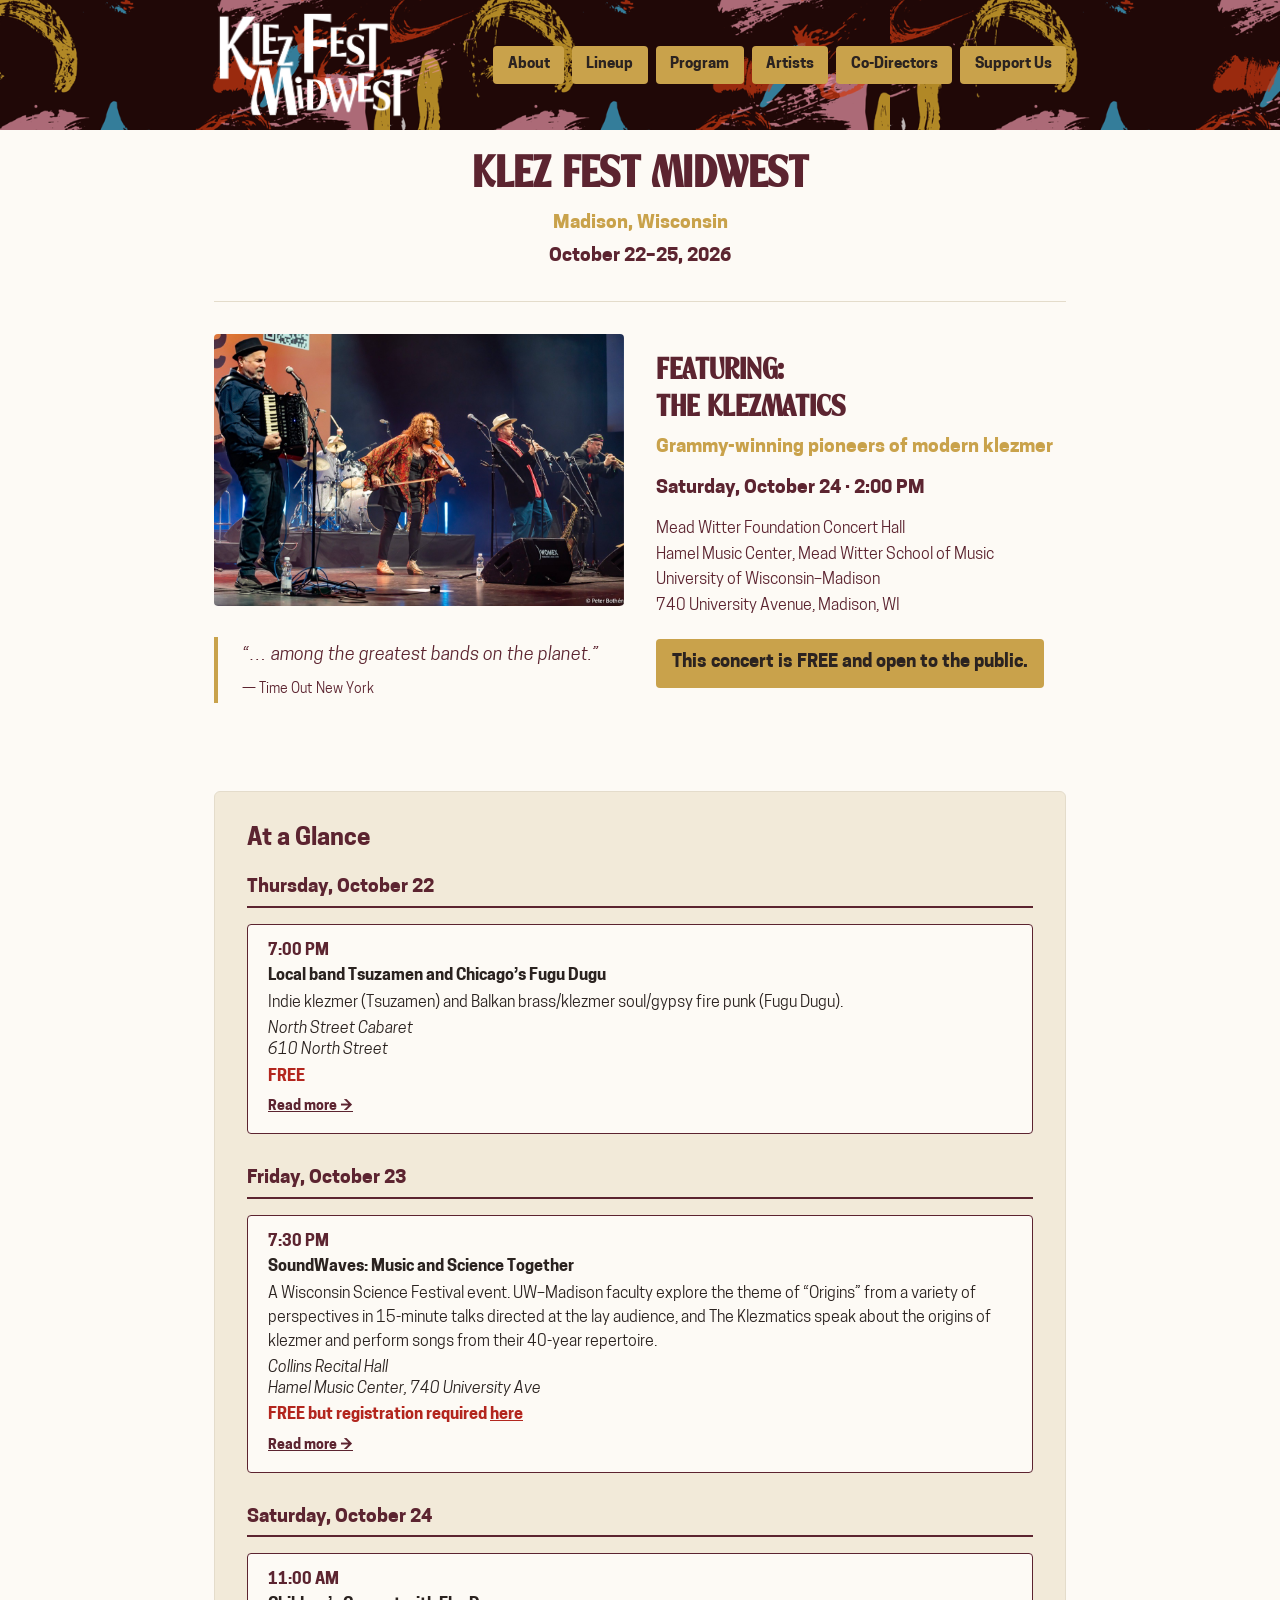
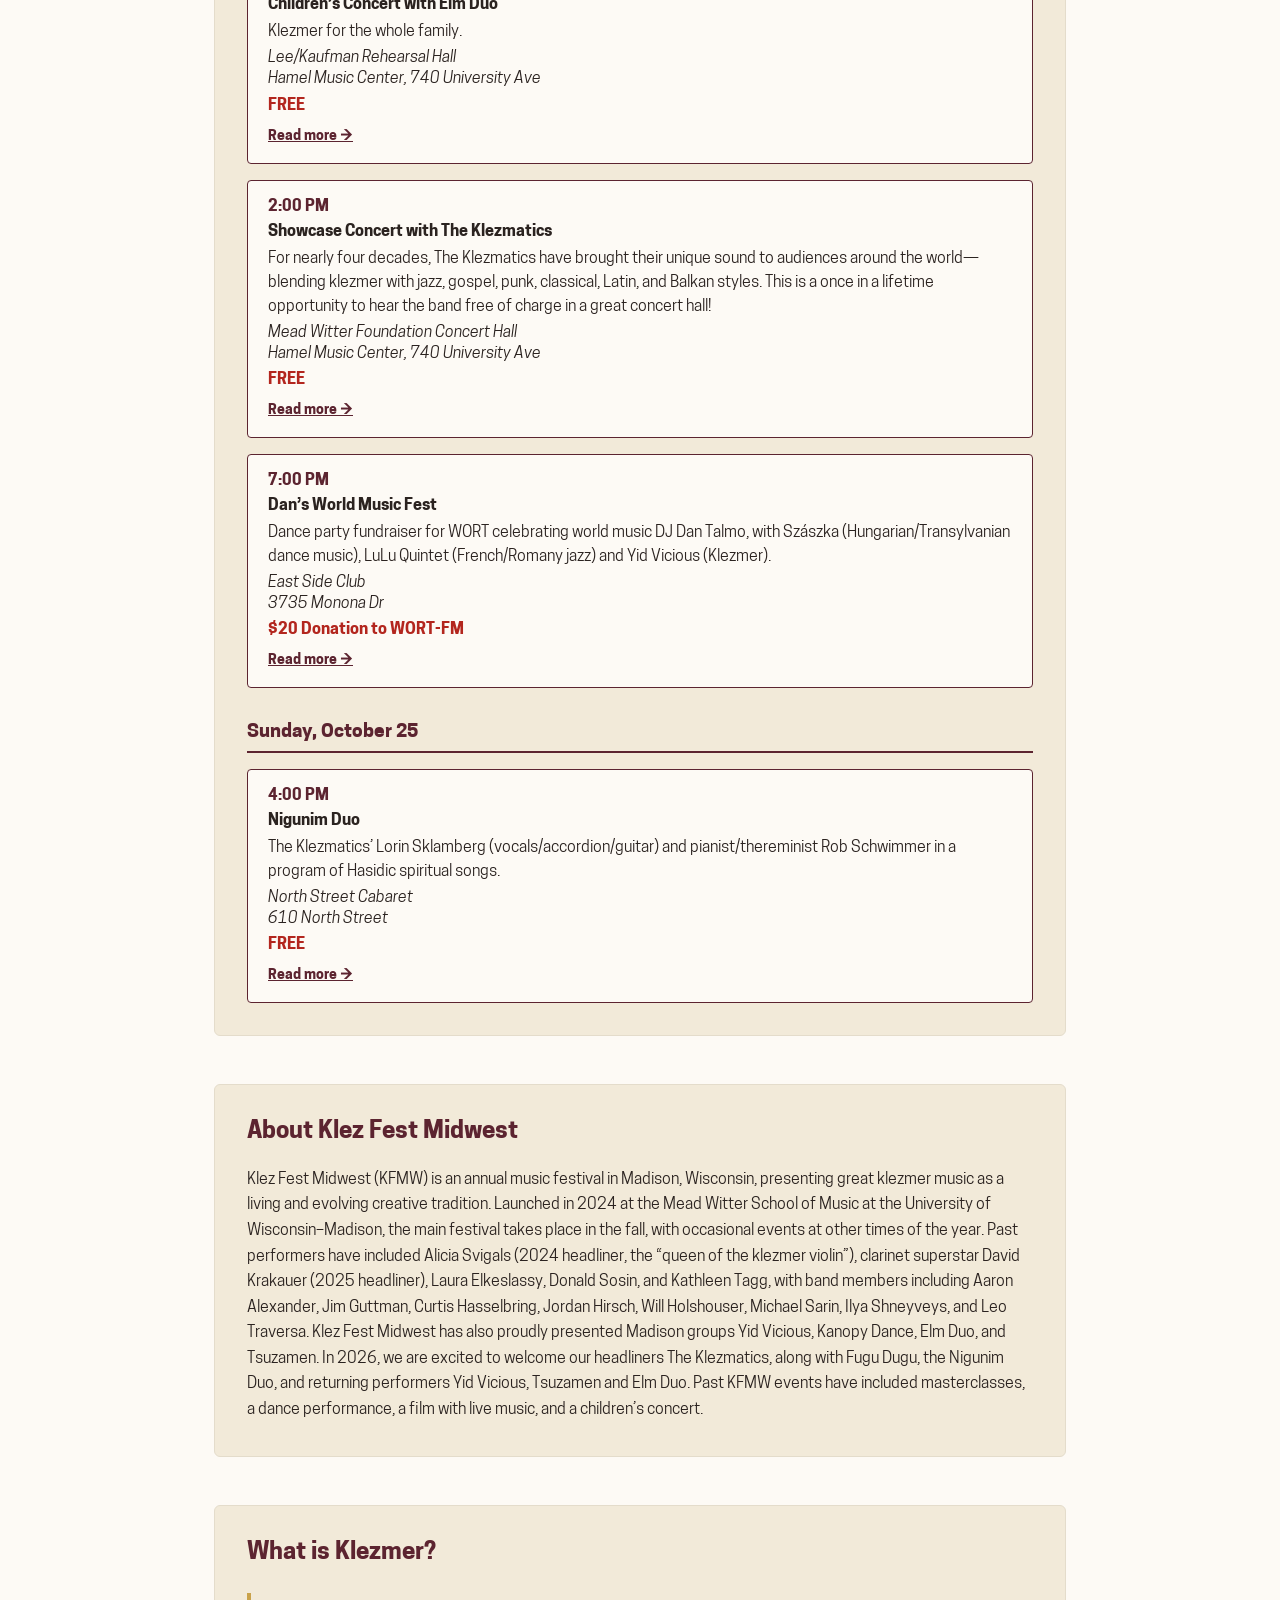
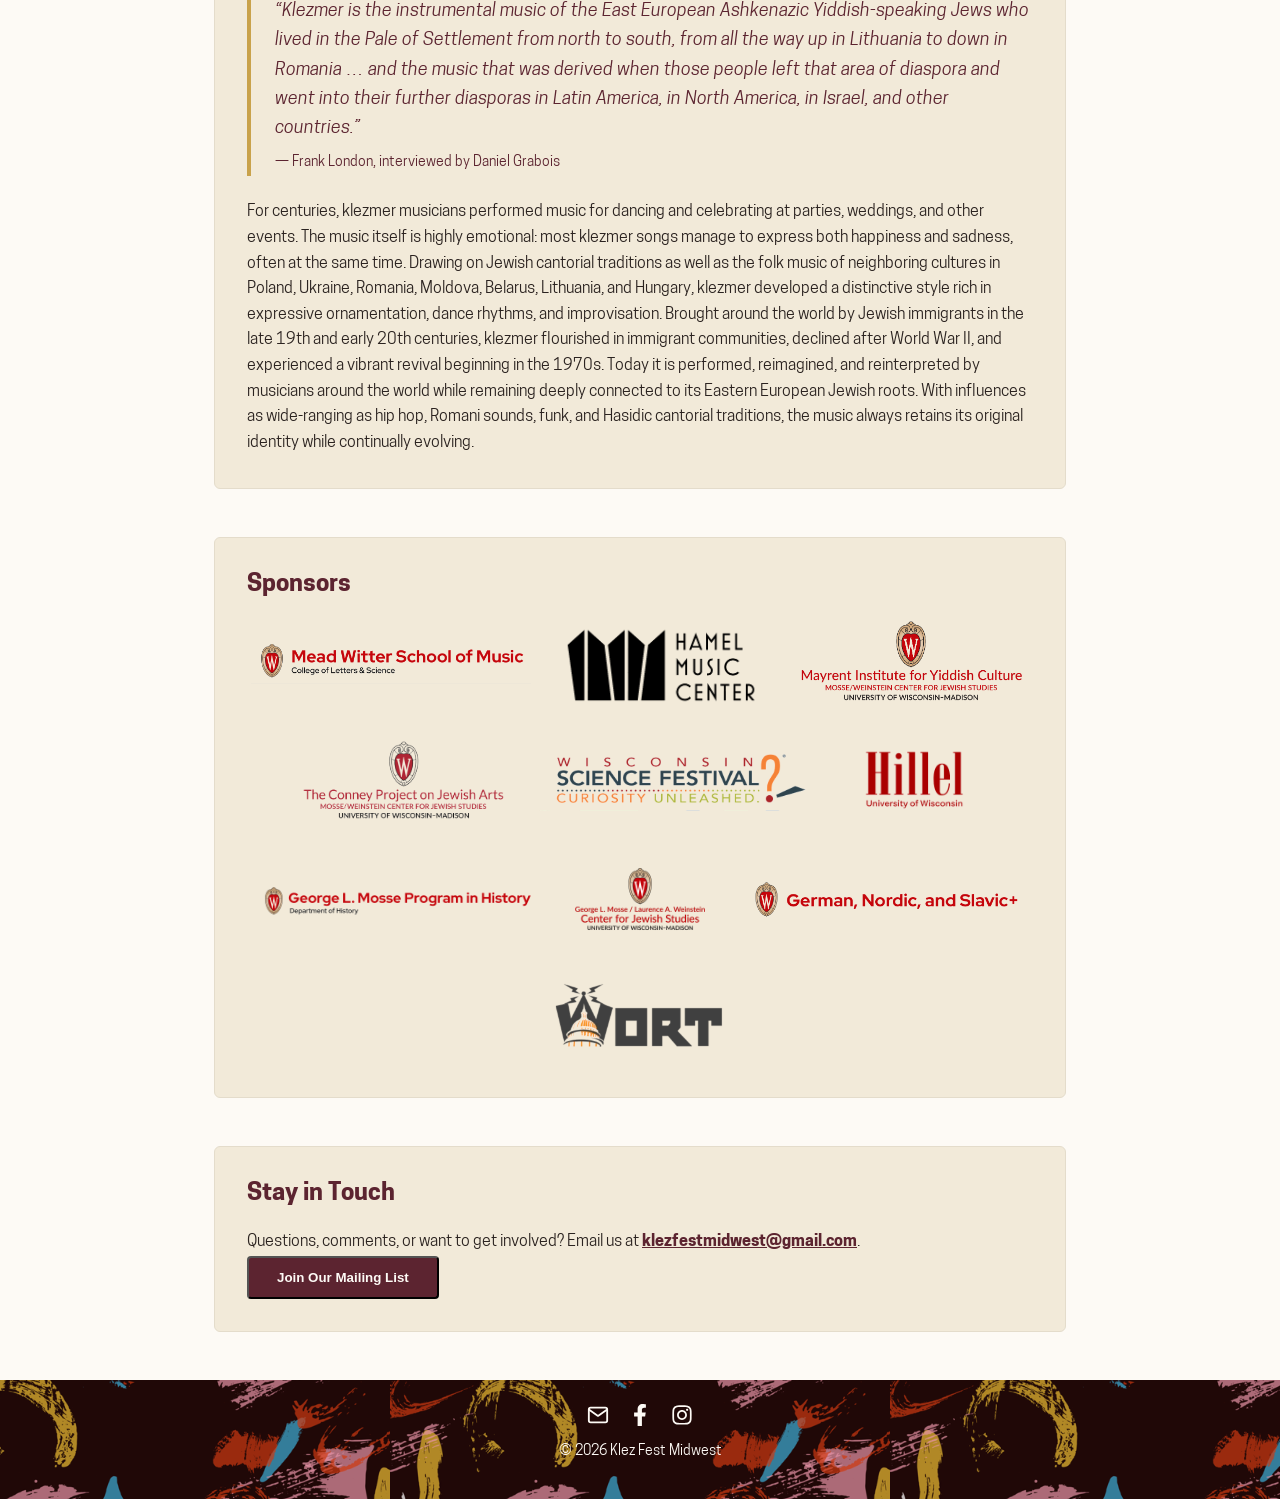
<file: index.html>
<!DOCTYPE html>
<html lang="en">
<head>
  <meta charset="UTF-8">
  <meta name="viewport" content="width=device-width, initial-scale=1.0">
  <title>Klez Fest Midwest</title>
  <meta property="og:type" content="website">
  <meta property="og:site_name" content="Klez Fest Midwest">
  <meta property="og:title" content="Klez Fest Midwest">
  <meta property="og:description" content="An annual klezmer music festival in Madison, Wisconsin &mdash; free and open to the public, October 22&ndash;25, 2026.">
  <meta property="og:image" content="https://klezfestmidwest.org/images/klezmatics.jpg">
  <meta property="og:image:width" content="1200">
  <meta property="og:image:height" content="798">
  <meta property="og:url" content="https://klezfestmidwest.org/">
  <link rel="canonical" href="https://klezfestmidwest.org/">
  <meta name="twitter:card" content="summary_large_image">
  <meta name="twitter:title" content="Klez Fest Midwest">
  <meta name="twitter:description" content="An annual klezmer music festival in Madison, Wisconsin &mdash; free and open to the public, October 22&ndash;25, 2026.">
  <meta name="twitter:image" content="https://klezfestmidwest.org/images/klezmatics.jpg">
  <link rel="icon" href="images/favicon.ico">
  <link rel="apple-touch-icon" href="images/apple-touch-icon.png">
  <link rel="stylesheet" href="styles.css">
</head>
<body>

  <header class="site-header">
    <div class="header-inner">
      <a href="index.html"><img src="images/logo_text.png" alt="Klez Fest Midwest" class="banner"></a>
      <button class="nav-toggle" type="button" aria-expanded="false" aria-controls="site-nav" aria-label="Toggle navigation menu">
        <span class="nav-toggle-bar"></span>
        <span class="nav-toggle-bar"></span>
        <span class="nav-toggle-bar"></span>
      </button>
      <nav class="site-nav" id="site-nav">
        <a href="#about" class="nav-btn">About</a>
        <a href="lineup.html" class="nav-btn">Lineup</a>
        <a href="program.html" class="nav-btn">Program</a>
        <a href="artists.html" class="nav-btn">Artists</a>
        <a href="co-directors.html" class="nav-btn">Co-Directors</a>
        <a href="support.html" class="nav-btn">Support Us</a>
      </nav>
    </div>
  </header>

  <main>
    <section class="hero" id="home-hero">
      <h1>Klez Fest Midwest</h1>
      <p class="location">Madison, Wisconsin</p>
      <p class="dates">October 22–25, 2026</p>
    </section>

    <section class="featured">
      <div class="featured-photo-wrap">
        <img src="images/klezmatics.jpg" alt="The Klezmatics" class="featured-photo">
        <blockquote class="pull-quote">
          <p>&ldquo;&hellip; among the greatest bands on the planet.&rdquo;</p>
          <footer>&mdash; Time Out New York</footer>
        </blockquote>
      </div>
      <div class="featured-info">
        <h2>Featuring:<br>The Klezmatics</h2>
        <p class="featured-tagline">Grammy-winning pioneers of modern klezmer</p>
        <p class="performance-time">Saturday, October 24 &middot; 2:00 PM</p>
        <p class="venue">
          Mead Witter Foundation Concert Hall<br>
          Hamel Music Center, Mead Witter School of Music<br>
          University of Wisconsin&ndash;Madison<br>
          740 University Avenue, Madison, WI
        </p>
        <p class="free-notice">This concert is FREE and open to the public.</p>
      </div>
    </section>

    <section class="schedule" id="schedule">
      <h2>At a Glance</h2>

      <div class="schedule-day">
        <h3>Thursday, October 22</h3>
        <div class="event">
          <p class="event-time">7:00 PM</p>
          <p class="event-title">Local band Tsuzamen and Chicago&rsquo;s Fugu Dugu</p>
          <p class="event-desc">Indie klezmer (Tsuzamen) and Balkan brass/klezmer soul/gypsy fire punk (Fugu Dugu).</p>
          <p class="event-venue">North Street Cabaret</p>
          <p class="event-address">610 North Street</p>
          <p class="event-note event-note--free">FREE</p>
          <a href="program.html#tsuzamen-fugu-dugu" class="read-more">Read more &rarr;</a>
        </div>
      </div>

      <div class="schedule-day">
        <h3>Friday, October 23</h3>
        <div class="event">
          <p class="event-time">7:30 PM</p>
          <p class="event-title">SoundWaves: Music and Science Together</p>
          <p class="event-desc">A Wisconsin Science Festival event. UW&ndash;Madison faculty explore the theme of &ldquo;Origins&rdquo; from a variety of perspectives in 15-minute talks directed at the lay audience, and The Klezmatics speak about the origins of klezmer and perform songs from their 40-year repertoire.</p>
          <p class="event-venue">Collins Recital Hall</p>
          <p class="event-address">Hamel Music Center, 740 University Ave</p>
          <p class="event-note event-note--free">FREE but registration required <a href="https://www.eventbrite.com/e/soundwaves-origins-the-birth-of-everything-tickets-1998366662482" target="_blank" rel="noopener noreferrer">here</a></p>
          <a href="program.html#soundwaves" class="read-more">Read more &rarr;</a>
        </div>
      </div>

      <div class="schedule-day">
        <h3>Saturday, October 24</h3>
        <div class="event">
          <p class="event-time">11:00 AM</p>
          <p class="event-title">Children&rsquo;s Concert with Elm Duo</p>
          <p class="event-desc">Klezmer for the whole family.</p>
          <p class="event-venue">Lee/Kaufman Rehearsal Hall</p>
          <p class="event-address">Hamel Music Center, 740 University Ave</p>
          <p class="event-note event-note--free">FREE</p>
          <a href="program.html#elm-duo" class="read-more">Read more &rarr;</a>
        </div>
        <div class="event">
          <p class="event-time">2:00 PM</p>
          <p class="event-title">Showcase Concert with The Klezmatics</p>
          <p class="event-desc">For nearly four decades, The Klezmatics have brought their unique sound to audiences around the world&mdash;blending klezmer with jazz, gospel, punk, classical, Latin, and Balkan styles. This is a once in a lifetime opportunity to hear the band free of charge in a great concert hall!</p>
          <p class="event-venue">Mead Witter Foundation Concert Hall</p>
          <p class="event-address">Hamel Music Center, 740 University Ave</p>
          <p class="event-note event-note--free">FREE</p>
          <a href="program.html#klezmatics-showcase" class="read-more">Read more &rarr;</a>
        </div>
        <div class="event">
          <p class="event-time">7:00 PM</p>
          <p class="event-title">Dan&rsquo;s World Music Fest</p>
          <p class="event-desc">Dance party fundraiser for WORT celebrating world music DJ Dan Talmo, with Sz&aacute;szka (Hungarian/Transylvanian dance music), LuLu Quintet (French/Romany jazz) and Yid Vicious (Klezmer).</p>
          <p class="event-venue">East Side Club</p>
          <p class="event-address">3735 Monona Dr</p>
          <p class="event-note event-note--cost">$20 Donation to WORT-FM</p>
          <a href="program.html#dans-world-music-fest" class="read-more">Read more &rarr;</a>
        </div>
      </div>

      <div class="schedule-day">
        <h3>Sunday, October 25</h3>
        <div class="event">
          <p class="event-time">4:00 PM</p>
          <p class="event-title">Nigunim Duo</p>
          <p class="event-desc">The Klezmatics&rsquo; Lorin Sklamberg (vocals/accordion/guitar) and pianist/thereminist Rob Schwimmer in a program of Hasidic spiritual songs.</p>
          <p class="event-venue">North Street Cabaret</p>
          <p class="event-address">610 North Street</p>
          <p class="event-note event-note--free">FREE</p>
          <a href="program.html#nigunim-duo" class="read-more">Read more &rarr;</a>
        </div>
      </div>
    </section>

    <section class="about" id="about">
      <h2>About Klez Fest Midwest</h2>
      <p>Klez Fest Midwest (KFMW) is an annual music festival in Madison, Wisconsin, presenting great klezmer music as a living and evolving creative tradition. Launched in 2024 at the Mead Witter School of Music at the University of Wisconsin&ndash;Madison, the main festival takes place in the fall, with occasional events at other times of the year. Past performers have included Alicia Svigals (2024 headliner, the &ldquo;queen of the klezmer violin&rdquo;), clarinet superstar David Krakauer (2025 headliner), Laura Elkeslassy, Donald Sosin, and Kathleen Tagg, with band members including Aaron Alexander, Jim Guttman, Curtis Hasselbring, Jordan Hirsch, Will Holshouser, Michael Sarin, Ilya Shneyveys, and Leo Traversa. Klez Fest Midwest has also proudly presented Madison groups Yid Vicious, Kanopy Dance, Elm Duo, and Tsuzamen. In 2026, we are excited to welcome our headliners The Klezmatics, along with Fugu Dugu, the Nigunim Duo, and returning performers Yid Vicious, Tsuzamen and Elm Duo. Past KFMW events have included masterclasses, a dance performance, a film with live music, and a children&rsquo;s concert.</p>
    </section>

    <section class="about" id="what-is-klezmer">
      <h2>What is Klezmer?</h2>
      <blockquote class="pull-quote">
        <p>&ldquo;Klezmer is the instrumental music of the East European Ashkenazic Yiddish-speaking Jews who lived in the Pale of Settlement from north to south, from all the way up in Lithuania to down in Romania &hellip; and the music that was derived when those people left that area of diaspora and went into their further diasporas in Latin America, in North America, in Israel, and other countries.&rdquo;</p>
        <footer>&mdash; Frank London, interviewed by Daniel Grabois</footer>
      </blockquote>
      <p>For centuries, klezmer musicians performed music for dancing and celebrating at parties, weddings, and other events. The music itself is highly emotional: most klezmer songs manage to express both happiness and sadness, often at the same time. Drawing on Jewish cantorial traditions as well as the folk music of neighboring cultures in Poland, Ukraine, Romania, Moldova, Belarus, Lithuania, and Hungary, klezmer developed a distinctive style rich in expressive ornamentation, dance rhythms, and improvisation. Brought around the world by Jewish immigrants in the late 19th and early 20th centuries, klezmer flourished in immigrant communities, declined after World War II, and experienced a vibrant revival beginning in the 1970s. Today it is performed, reimagined, and reinterpreted by musicians around the world while remaining deeply connected to its Eastern European Jewish roots. With influences as wide-ranging as hip hop, Romani sounds, funk, and Hasidic cantorial traditions, the music always retains its original identity while continually evolving.</p>
    </section>

    <section class="about" id="sponsors">
      <h2>Sponsors</h2>
      <div class="sponsor-grid">
        <a href="https://music.wisc.edu/" target="_blank" rel="noopener noreferrer">
          <img src="images/sponsors/Mead%20Witter%20SoM%20logo.png" alt="Mead Witter School of Music" class="sponsor-logo">
        </a>
        <img src="images/sponsors/Hamel%20Music%20Center.png" alt="Hamel Music Center" class="sponsor-logo">
        <a href="https://mayrent.wisc.edu/" target="_blank" rel="noopener noreferrer">
          <img src="images/sponsors/Mayrent%20logo.png" alt="Mayrent" class="sponsor-logo">
        </a>
        <a href="https://cjs.wisc.edu/conney-project/" target="_blank" rel="noopener noreferrer">
          <img src="images/sponsors/Conney%20Project.png" alt="The Conney Project on Jewish Arts" class="sponsor-logo">
        </a>
        <a href="https://www.wisconsinsciencefest.org/" target="_blank" rel="noopener noreferrer">
          <img src="images/sponsors/Wisc%20Science%20Fest%20logo.png" alt="Wisconsin Science Festival" class="sponsor-logo">
        </a>
        <a href="https://www.uwhillel.org/" target="_blank" rel="noopener noreferrer">
          <img src="images/sponsors/Hillel%20logo.png" alt="Hillel" class="sponsor-logo">
        </a>
        <a href="https://mosseprogram.wisc.edu/" target="_blank" rel="noopener noreferrer">
          <img src="images/sponsors/George%20Mosse%20program%20in%20history%20logo.png" alt="George Mosse Program in History" class="sponsor-logo">
        </a>
        <a href="https://cjs.wisc.edu/" target="_blank" rel="noopener noreferrer">
          <img src="images/sponsors/Mosse%20Weinstein.png" alt="George L. Mosse / Laurence A. Weinstein Center for Jewish Studies" class="sponsor-logo">
        </a>
        <a href="https://gns.wisc.edu/" target="_blank" rel="noopener noreferrer">
          <img src="images/sponsors/German%20Nordic%20Slavic%20logo.png" alt="German Nordic Slavic" class="sponsor-logo">
        </a>
        <a href="https://www.wortfm.org/" target="_blank" rel="noopener noreferrer">
          <img src="images/sponsors/WORT%20logo.png" alt="WORT-FM" class="sponsor-logo">
        </a>
      </div>
    </section>

    <section class="about" id="stay-in-touch">
      <h2>Stay in Touch</h2>
      <p>Questions, comments, or want to get involved? Email us at <a href="mailto:klezfestmidwest@gmail.com">klezfestmidwest@gmail.com</a>.</p>

      <button type="button" class="btn-home mailing-list-toggle" aria-expanded="false" aria-controls="mc_embed_signup">Join Our Mailing List</button>

      <div class="mailing-list-form" hidden>
        <div id="mc_embed_signup">
          <form action="https://klezfestmidwest.us13.list-manage.com/subscribe/post?u=78bee4bff34e07ac5d15fafb3&amp;id=4800d24a66&amp;f_id=00560de3f0" method="post" id="mc-embedded-subscribe-form" name="mc-embedded-subscribe-form" class="validate" target="_self" novalidate>
            <div id="mc_embed_signup_scroll">
              <div class="indicates-required"><span class="asterisk">*</span> indicates required</div>
              <div class="mc-field-group">
                <label for="mce-EMAIL">Email Address <span class="asterisk">*</span></label>
                <input type="email" name="EMAIL" class="required email" id="mce-EMAIL" required value="">
              </div>
              <div class="mc-field-group">
                <label for="mce-FNAME">First Name <span class="asterisk">*</span></label>
                <input type="text" name="FNAME" class="required text" id="mce-FNAME" required value="">
              </div>
              <div aria-hidden="true" style="position: absolute; left: -5000px;">
                <input type="text" name="b_78bee4bff34e07ac5d15fafb3_4800d24a66" tabindex="-1" value="">
              </div>
              <div class="clear">
                <input type="submit" name="subscribe" id="mc-embedded-subscribe" class="button btn-home" value="Subscribe">
              </div>
            </div>
          </form>
        </div>
        <div id="mce-responses" class="clear">
          <div class="response" id="mce-error-response" style="display: none;"></div>
          <div class="response" id="mce-success-response" style="display: none;"></div>
        </div>
      </div>
    </section>

  </main>

  <footer class="site-footer">
    <div class="contact">
      <a href="mailto:klezfestmidwest@gmail.com" class="contact-icon" aria-label="Email Klez Fest Midwest">
        <svg viewBox="0 0 24 24" fill="none" stroke="currentColor" stroke-width="2" stroke-linecap="round" stroke-linejoin="round"><path d="M4 4h16c1.1 0 2 .9 2 2v12c0 1.1-.9 2-2 2H4c-1.1 0-2-.9-2-2V6c0-1.1.9-2 2-2z"></path><polyline points="22,6 12,13 2,6"></polyline></svg>
      </a>
      <a href="https://www.facebook.com/KlezFestMidwest/" class="contact-icon" aria-label="Klez Fest Midwest on Facebook" target="_blank" rel="noopener noreferrer">
        <svg viewBox="0 0 320 512" fill="currentColor"><path d="M279.14 288l14.22-92.66h-88.91v-60.13c0-25.35 12.42-50.06 52.24-50.06h40.42V6.26S260.43 0 225.36 0c-73.22 0-121.08 44.38-121.08 124.72v70.62H22.89V288h81.39v224h100.17V288z"></path></svg>
      </a>
      <a href="https://www.instagram.com/klezfestmidwest" class="contact-icon" aria-label="Klez Fest Midwest on Instagram" target="_blank" rel="noopener noreferrer">
        <svg viewBox="0 0 448 512" fill="currentColor"><path d="M224.1 141c-63.6 0-114.9 51.3-114.9 114.9s51.3 114.9 114.9 114.9S339 319.5 339 255.9 287.7 141 224.1 141zm0 189.6c-41.1 0-74.7-33.5-74.7-74.7s33.5-74.7 74.7-74.7 74.7 33.5 74.7 74.7-33.6 74.7-74.7 74.7zm146.4-194.3c0 14.9-12 26.8-26.8 26.8-14.9 0-26.8-12-26.8-26.8s12-26.8 26.8-26.8 26.8 12 26.8 26.8zm76.1 27.2c-1.7-35.9-9.9-67.7-36.2-93.9-26.2-26.2-58-34.4-93.9-36.2-37-2.1-147.9-2.1-184.9 0-35.8 1.7-67.6 9.9-93.9 36.1s-34.4 58-36.2 93.9c-2.1 37-2.1 147.9 0 184.9 1.7 35.9 9.9 67.7 36.2 93.9s58 34.4 93.9 36.2c37 2.1 147.9 2.1 184.9 0 35.9-1.7 67.7-9.9 93.9-36.2 26.2-26.2 34.4-58 36.2-93.9 2.1-37 2.1-147.8 0-184.8zM398.8 388c-7.8 19.6-22.9 34.7-42.6 42.6-29.5 11.7-99.5 9-132.1 9s-102.7 2.6-132.1-9c-19.6-7.8-34.7-22.9-42.6-42.6-11.7-29.5-9-99.5-9-132.1s-2.6-102.7 9-132.1c7.8-19.6 22.9-34.7 42.6-42.6 29.5-11.7 99.5-9 132.1-9s102.7-2.6 132.1 9c19.6 7.8 34.7 22.9 42.6 42.6 11.7 29.5 9 99.5 9 132.1s2.7 102.7-9 132.1z"></path></svg>
      </a>
    </div>
    <p>&copy; 2026 Klez Fest Midwest</p>
  </footer>

  <script src="header-scroll.js" defer></script>
</body>
</html>
</file>
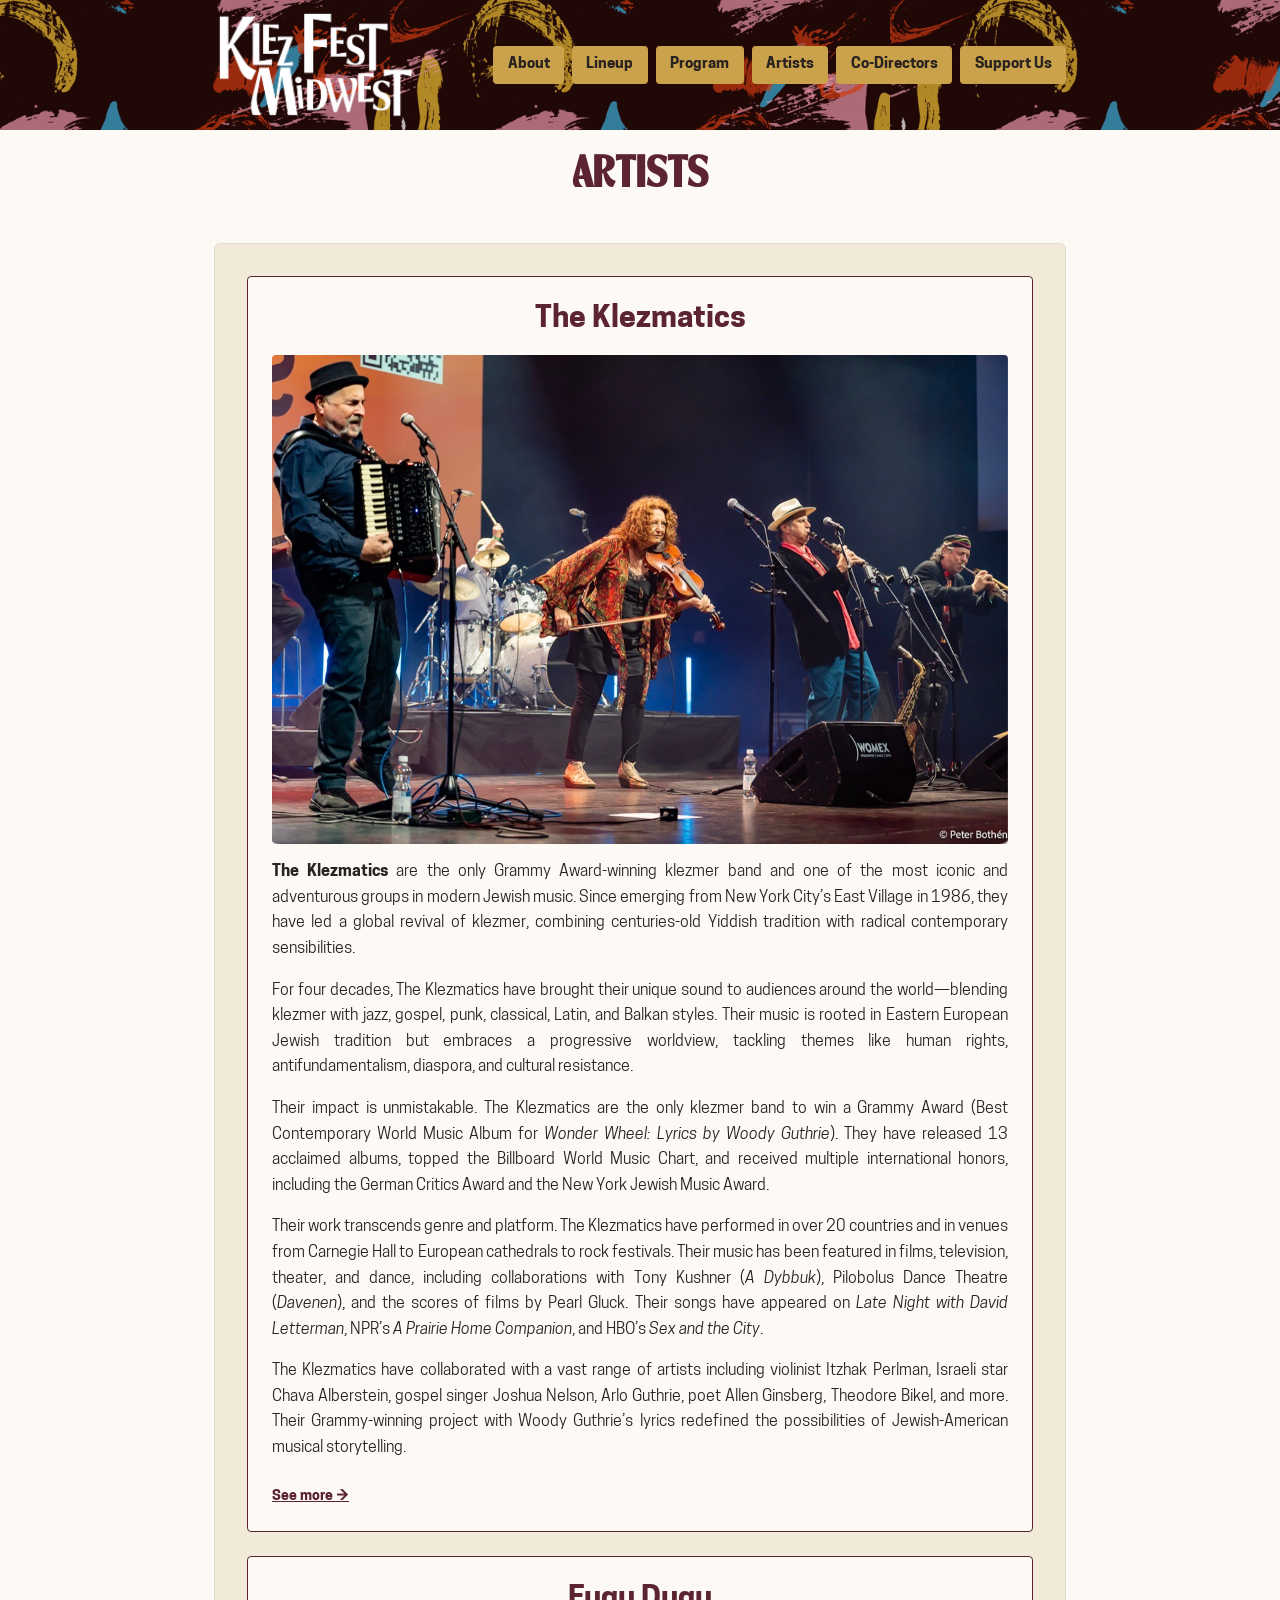
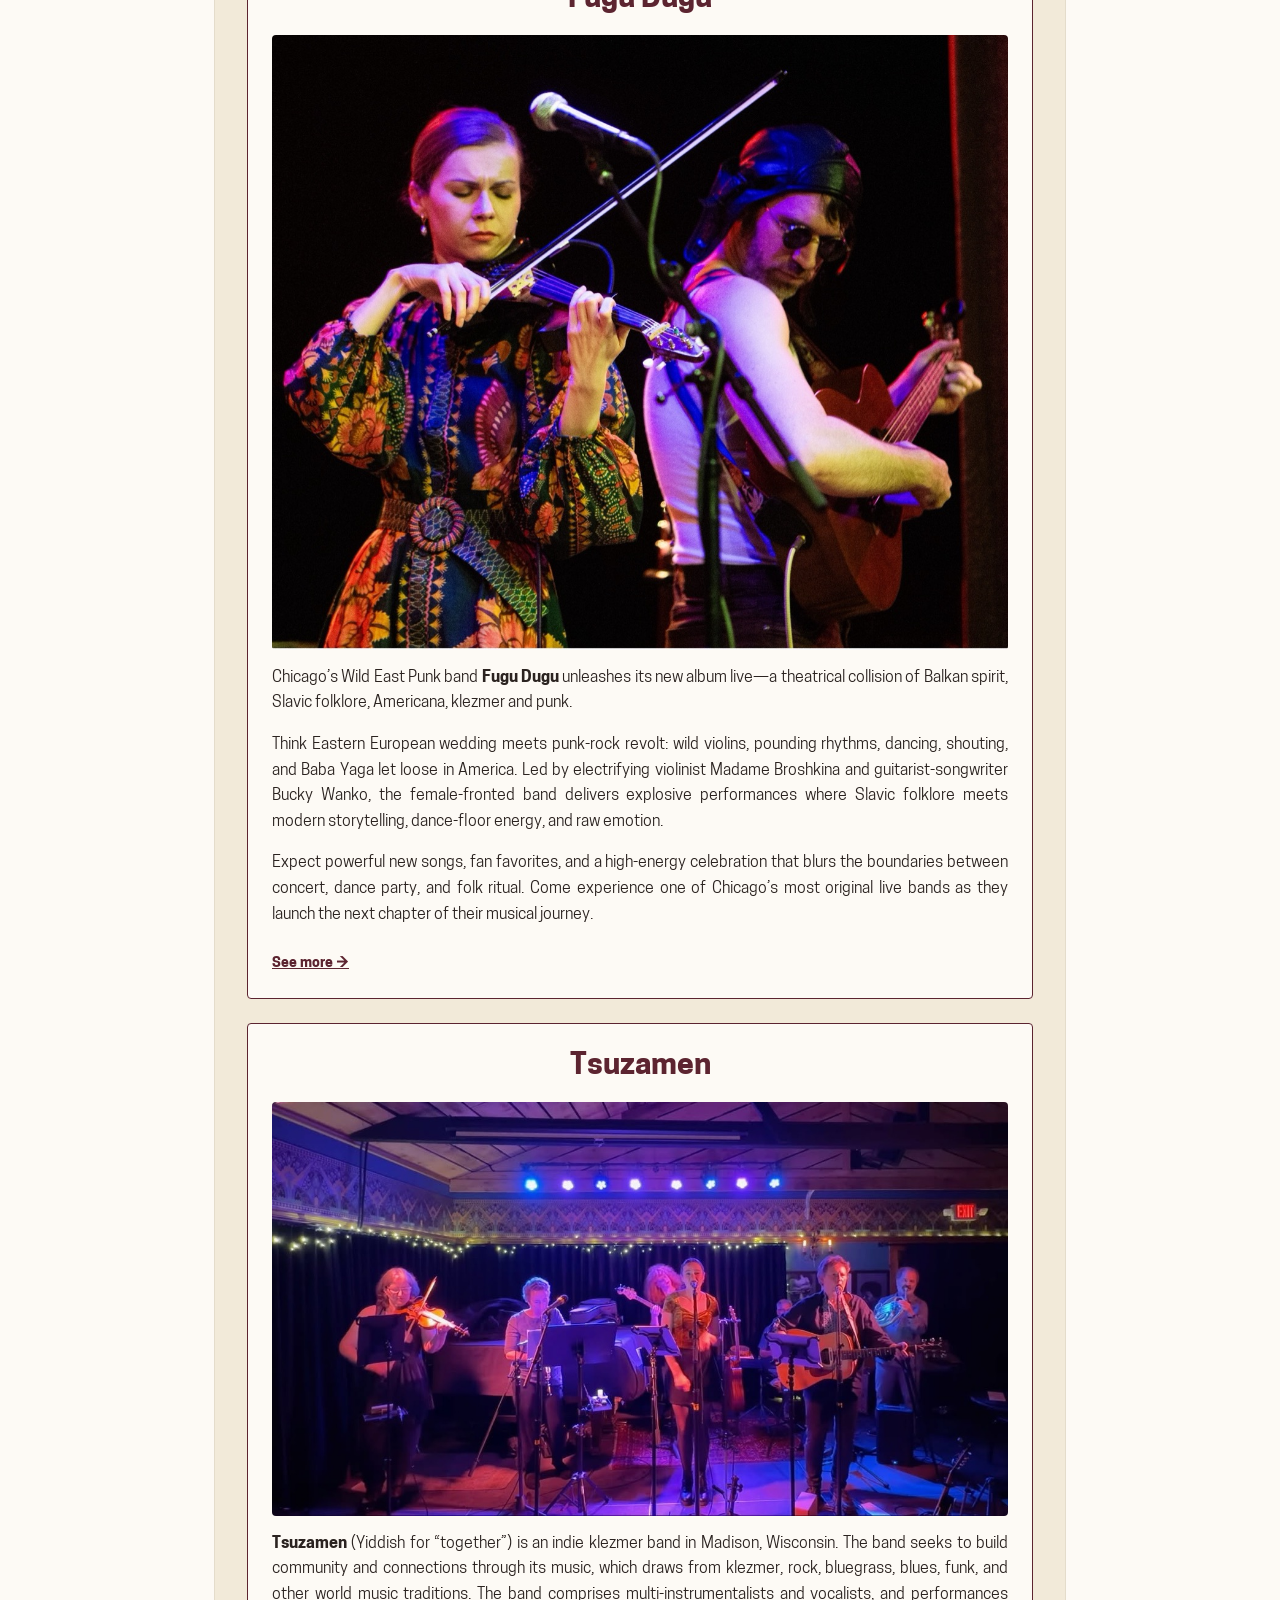
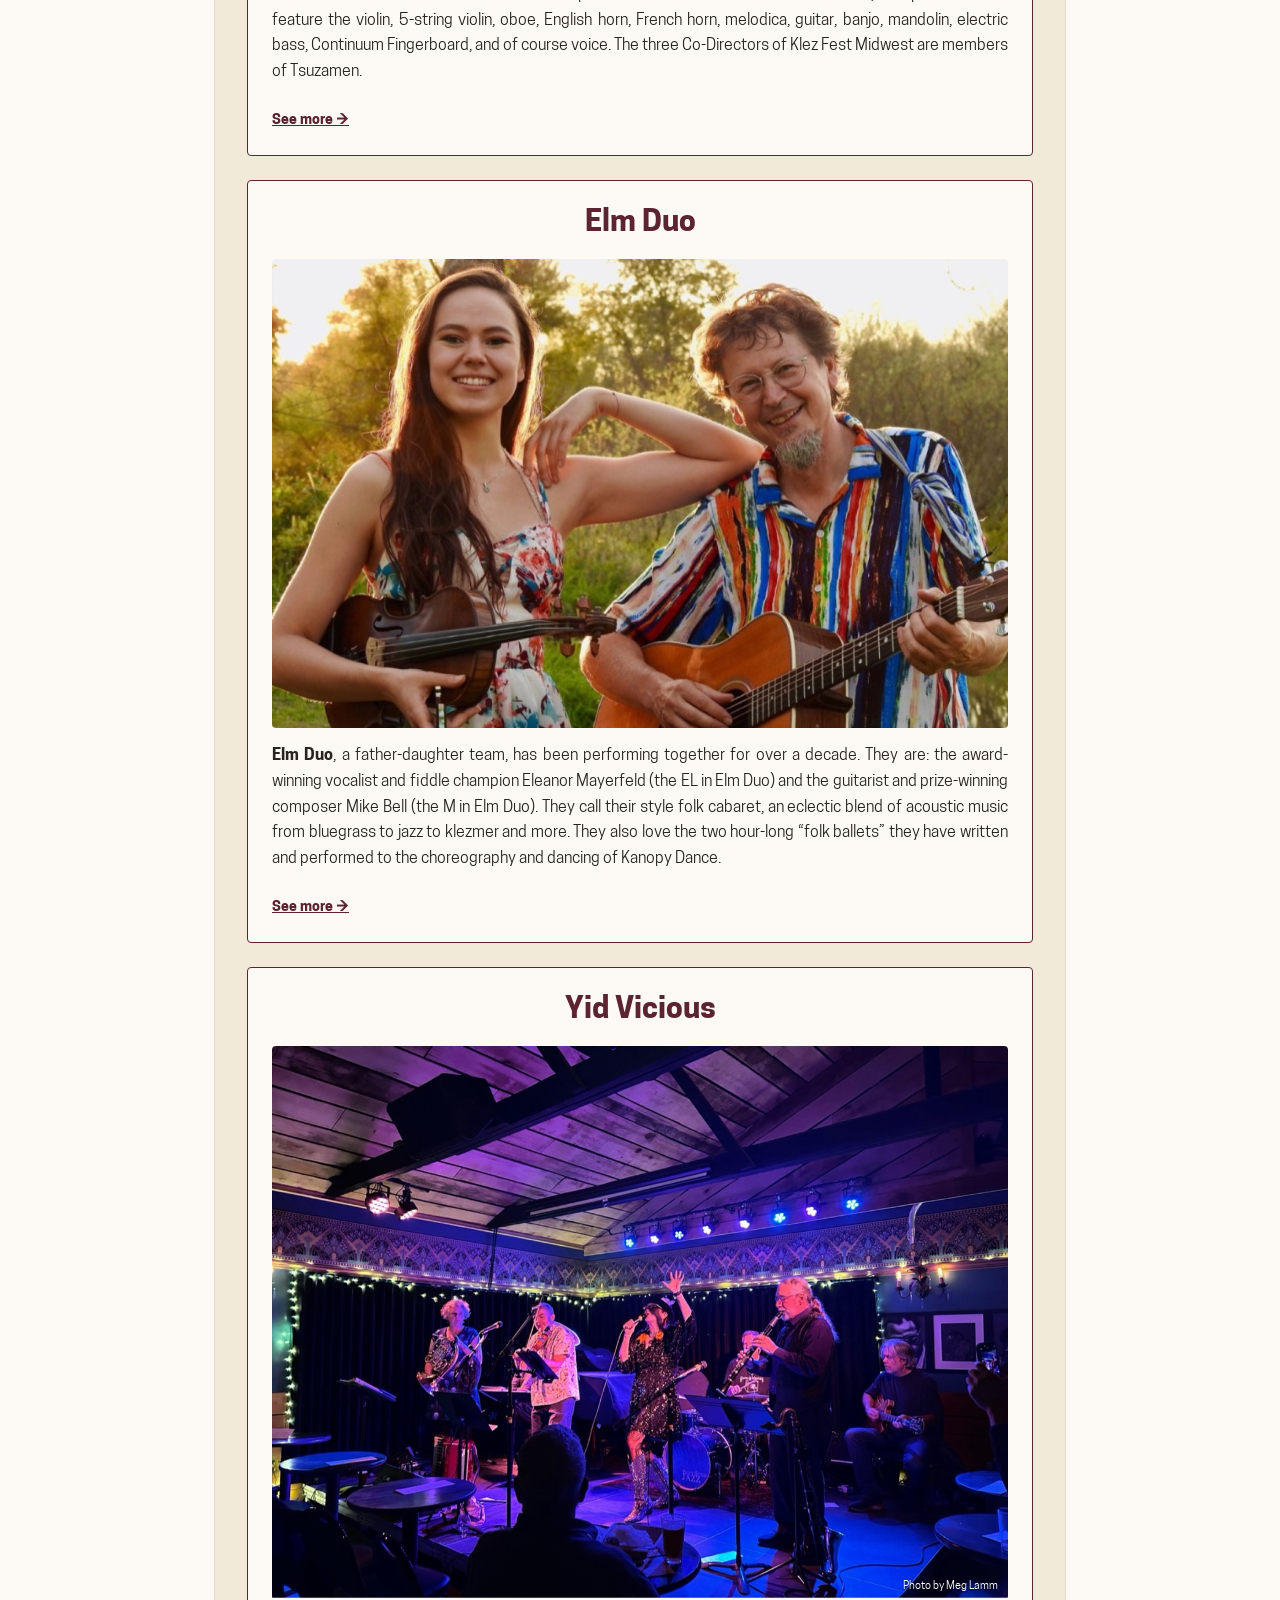
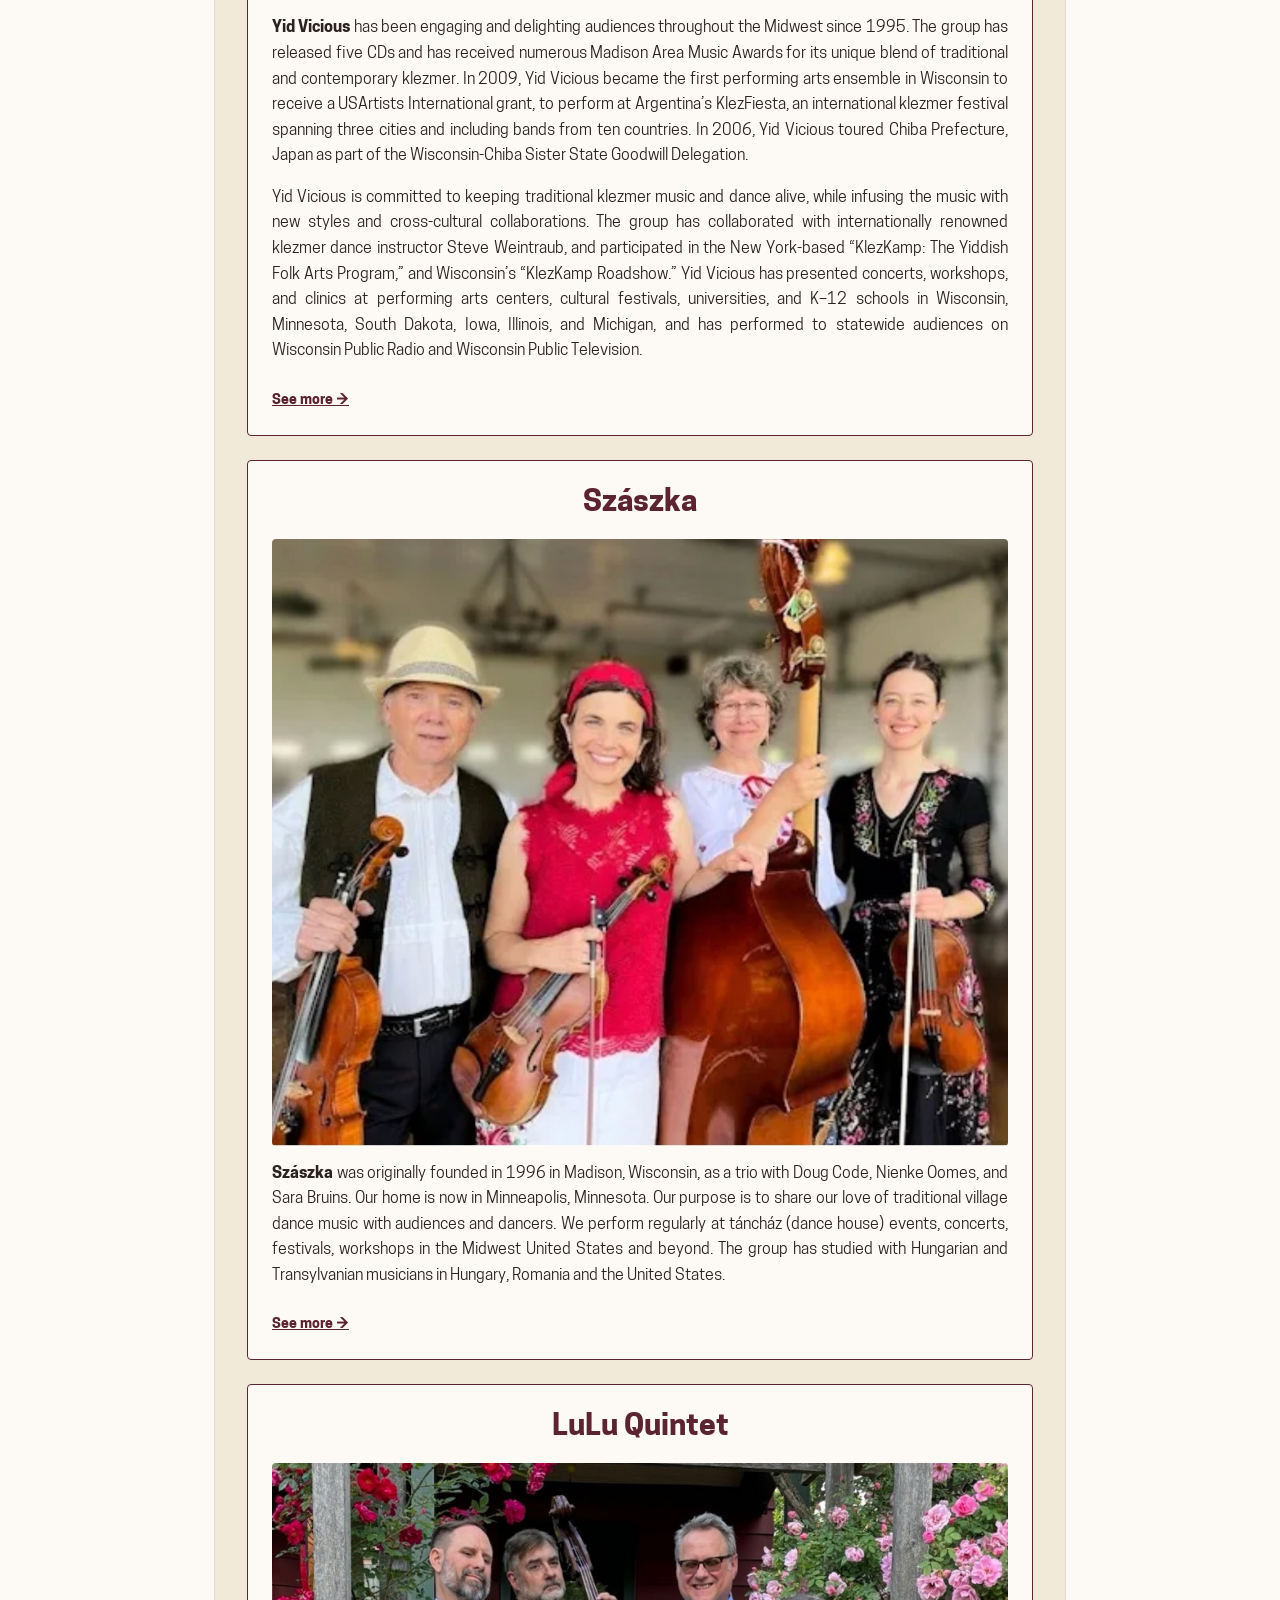
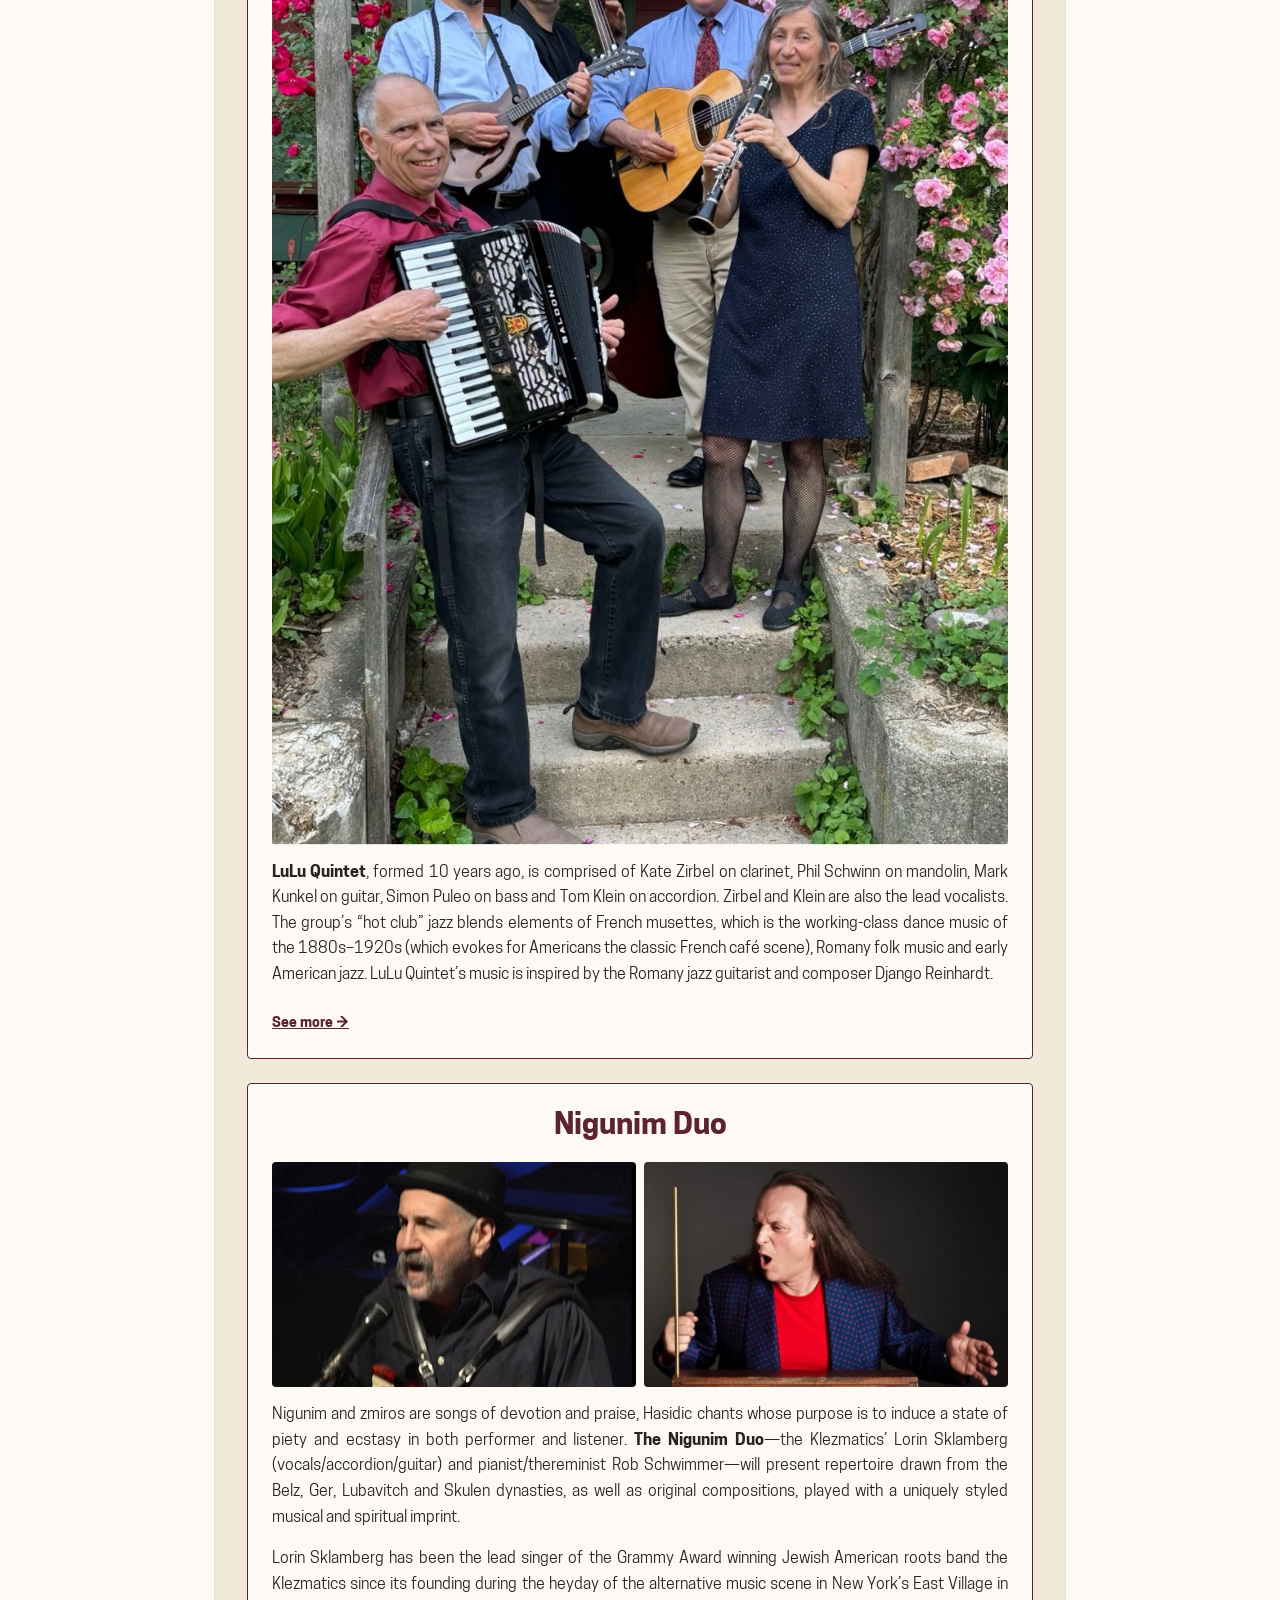
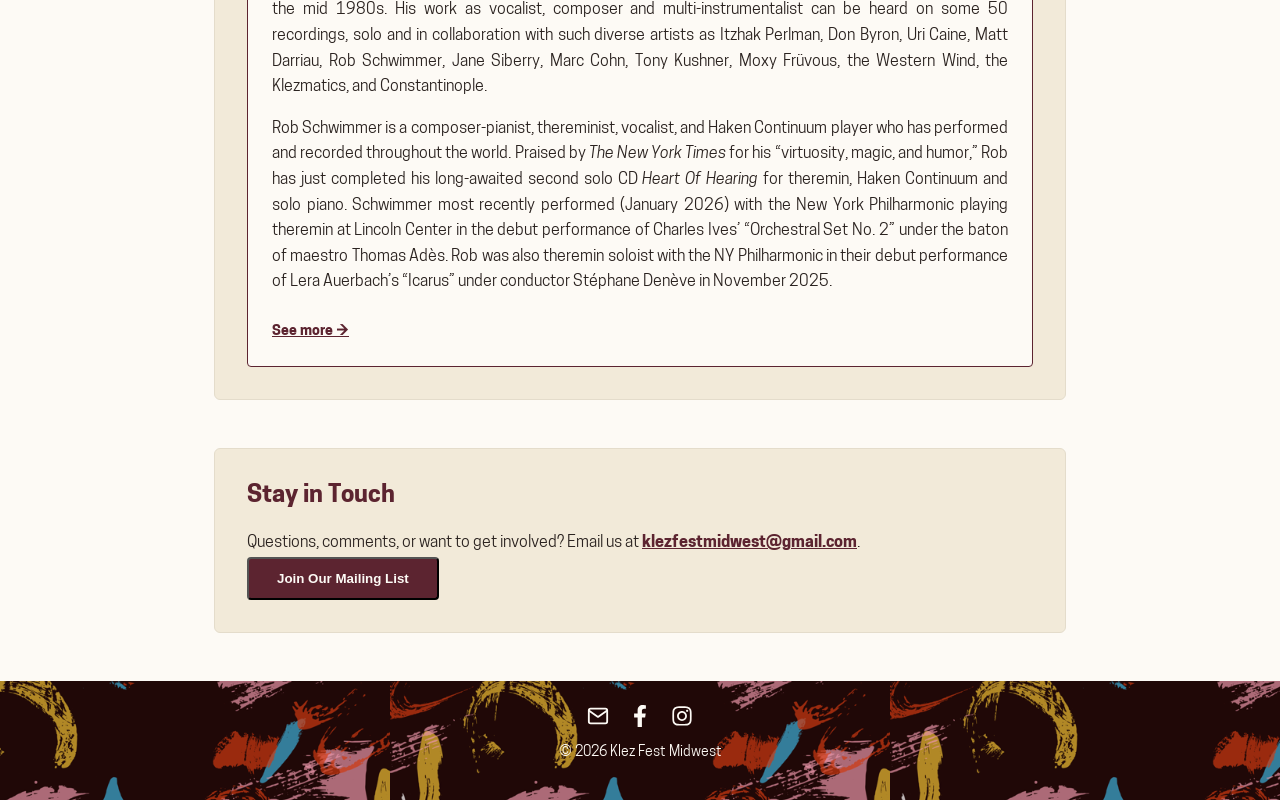
<file: artists.html>
<!DOCTYPE html>
<html lang="en">
<head>
  <meta charset="UTF-8">
  <meta name="viewport" content="width=device-width, initial-scale=1.0">
  <title>Klez Fest Midwest &mdash; Artists</title>
  <meta property="og:type" content="website">
  <meta property="og:site_name" content="Klez Fest Midwest">
  <meta property="og:title" content="Klez Fest Midwest &mdash; Artists">
  <meta property="og:description" content="An annual klezmer music festival in Madison, Wisconsin &mdash; free and open to the public, October 22&ndash;25, 2026.">
  <meta property="og:image" content="https://klezfestmidwest.org/images/klezmatics.jpg">
  <meta property="og:image:width" content="1200">
  <meta property="og:image:height" content="798">
  <meta property="og:url" content="https://klezfestmidwest.org/artists.html">
  <link rel="canonical" href="https://klezfestmidwest.org/artists.html">
  <meta name="twitter:card" content="summary_large_image">
  <meta name="twitter:title" content="Klez Fest Midwest &mdash; Artists">
  <meta name="twitter:description" content="An annual klezmer music festival in Madison, Wisconsin &mdash; free and open to the public, October 22&ndash;25, 2026.">
  <meta name="twitter:image" content="https://klezfestmidwest.org/images/klezmatics.jpg">
  <link rel="icon" href="images/favicon.ico">
  <link rel="apple-touch-icon" href="images/apple-touch-icon.png">
  <link rel="stylesheet" href="styles.css">
</head>
<body>

  <header class="site-header">
    <div class="header-inner">
      <a href="index.html"><img src="images/logo_text.png" alt="Klez Fest Midwest" class="banner"></a>
      <button class="nav-toggle" type="button" aria-expanded="false" aria-controls="site-nav" aria-label="Toggle navigation menu">
        <span class="nav-toggle-bar"></span>
        <span class="nav-toggle-bar"></span>
        <span class="nav-toggle-bar"></span>
      </button>
      <nav class="site-nav" id="site-nav">
        <a href="index.html#about" class="nav-btn">About</a>
        <a href="lineup.html" class="nav-btn">Lineup</a>
        <a href="program.html" class="nav-btn">Program</a>
        <a href="artists.html" class="nav-btn">Artists</a>
        <a href="co-directors.html" class="nav-btn">Co-Directors</a>
        <a href="support.html" class="nav-btn">Support Us</a>
      </nav>
    </div>
  </header>

  <main>
    <section class="hero">
      <h1>Artists</h1>
    </section>

    <section class="artists" id="artists">
      <div class="artist-bio" id="klezmatics">
        <h3>The Klezmatics</h3>
        <img src="images/klezmatics.jpg" alt="The Klezmatics" class="artist-photo">
        <div class="artist-text">
          <p><strong>The Klezmatics</strong> are the only Grammy Award-winning klezmer band and one of the most iconic and adventurous groups in modern Jewish music. Since emerging from New York City&rsquo;s East Village in 1986, they have led a global revival of klezmer, combining centuries-old Yiddish tradition with radical contemporary sensibilities.</p>
          <p>For four decades, The Klezmatics have brought their unique sound to audiences around the world&mdash;blending klezmer with jazz, gospel, punk, classical, Latin, and Balkan styles. Their music is rooted in Eastern European Jewish tradition but embraces a progressive worldview, tackling themes like human rights, antifundamentalism, diaspora, and cultural resistance.</p>
          <p>Their impact is unmistakable. The Klezmatics are the only klezmer band to win a Grammy Award (Best Contemporary World Music Album for <em>Wonder Wheel: Lyrics by Woody Guthrie</em>). They have released 13 acclaimed albums, topped the Billboard World Music Chart, and received multiple international honors, including the German Critics Award and the New York Jewish Music Award.</p>
          <p>Their work transcends genre and platform. The Klezmatics have performed in over 20 countries and in venues from Carnegie Hall to European cathedrals to rock festivals. Their music has been featured in films, television, theater, and dance, including collaborations with Tony Kushner (<em>A Dybbuk</em>), Pilobolus Dance Theatre (<em>Davenen</em>), and the scores of films by Pearl Gluck. Their songs have appeared on <em>Late Night with David Letterman</em>, NPR&rsquo;s <em>A Prairie Home Companion</em>, and HBO&rsquo;s <em>Sex and the City</em>.</p>
          <p>The Klezmatics have collaborated with a vast range of artists including violinist Itzhak Perlman, Israeli star Chava Alberstein, gospel singer Joshua Nelson, Arlo Guthrie, poet Allen Ginsberg, Theodore Bikel, and more. Their Grammy-winning project with Woody Guthrie&rsquo;s lyrics redefined the possibilities of Jewish-American musical storytelling.</p>
          <a class="read-more" href="https://www.klezmatics.com/" target="_blank" rel="noopener noreferrer">See more &rarr;</a>
        </div>
      </div>

      <div class="artist-bio" id="fugu-dugu">
        <h3>Fugu Dugu</h3>
        <img src="images/Fugu%20Dugu.jpg" alt="Fugu Dugu" class="artist-photo">
        <div class="artist-text">
          <p>Chicago&rsquo;s Wild East Punk band <strong>Fugu Dugu</strong> unleashes its new album live&mdash;a theatrical collision of Balkan spirit, Slavic folklore, Americana, klezmer and punk.</p>
          <p>Think Eastern European wedding meets punk-rock revolt: wild violins, pounding rhythms, dancing, shouting, and Baba Yaga let loose in America. Led by electrifying violinist Madame Broshkina and guitarist-songwriter Bucky Wanko, the female-fronted band delivers explosive performances where Slavic folklore meets modern storytelling, dance-floor energy, and raw emotion.</p>
          <p>Expect powerful new songs, fan favorites, and a high-energy celebration that blurs the boundaries between concert, dance party, and folk ritual. Come experience one of Chicago&rsquo;s most original live bands as they launch the next chapter of their musical journey.</p>
          <a class="read-more" href="https://rootsandchordsmusic.com/fugudugu" target="_blank" rel="noopener noreferrer">See more &rarr;</a>
        </div>
      </div>

      <div class="artist-bio" id="tsuzamen">
        <h3>Tsuzamen</h3>
        <img src="images/Tsuzamen.jpg" alt="Tsuzamen" class="artist-photo">
        <div class="artist-text">
          <p><strong>Tsuzamen</strong> (Yiddish for &ldquo;together&rdquo;) is an indie klezmer band in Madison, Wisconsin. The band seeks to build community and connections through its music, which draws from klezmer, rock, bluegrass, blues, funk, and other world music traditions. The band comprises multi-instrumentalists and vocalists, and performances feature the violin, 5-string violin, oboe, English horn, French horn, melodica, guitar, banjo, mandolin, electric bass, Continuum Fingerboard, and of course voice. The three Co-Directors of Klez Fest Midwest are members of Tsuzamen.</p>
          <a class="read-more" href="https://tsuzamen.net/" target="_blank" rel="noopener noreferrer">See more &rarr;</a>
        </div>
      </div>

      <div class="artist-bio" id="elm-duo">
        <h3>Elm Duo</h3>
        <img src="images/Elm%20Duo.jpg" alt="Elm Duo" class="artist-photo">
        <div class="artist-text">
          <p><strong>Elm Duo</strong>, a father-daughter team, has been performing together for over a decade. They are: the award-winning vocalist and fiddle champion Eleanor Mayerfeld (the EL in Elm Duo) and the guitarist and prize-winning composer Mike Bell (the M in Elm Duo). They call their style folk cabaret, an eclectic blend of acoustic music from bluegrass to jazz to klezmer and more. They also love the two hour-long &ldquo;folk ballets&rdquo; they have written and performed to the choreography and dancing of Kanopy Dance.</p>
          <a class="read-more" href="https://elmduo.net/" target="_blank" rel="noopener noreferrer">See more &rarr;</a>
        </div>
      </div>

      <div class="artist-bio" id="yid-vicious">
        <h3>Yid Vicious</h3>
        <div class="photo-wrap">
          <img src="images/Yid%20Vicious.jpg" alt="Yid Vicious" class="artist-photo">
          <span class="photo-credit">Photo by Meg Lamm</span>
        </div>
        <div class="artist-text">
          <p><strong>Yid Vicious</strong> has been engaging and delighting audiences throughout the Midwest since 1995. The group has released five CDs and has received numerous Madison Area Music Awards for its unique blend of traditional and contemporary klezmer. In 2009, Yid Vicious became the first performing arts ensemble in Wisconsin to receive a USArtists International grant, to perform at Argentina&rsquo;s KlezFiesta, an international klezmer festival spanning three cities and including bands from ten countries. In 2006, Yid Vicious toured Chiba Prefecture, Japan as part of the Wisconsin-Chiba Sister State Goodwill Delegation.</p>
          <p>Yid Vicious is committed to keeping traditional klezmer music and dance alive, while infusing the music with new styles and cross-cultural collaborations. The group has collaborated with internationally renowned klezmer dance instructor Steve Weintraub, and participated in the New York-based &ldquo;KlezKamp: The Yiddish Folk Arts Program,&rdquo; and Wisconsin&rsquo;s &ldquo;KlezKamp Roadshow.&rdquo; Yid Vicious has presented concerts, workshops, and clinics at performing arts centers, cultural festivals, universities, and K&ndash;12 schools in Wisconsin, Minnesota, South Dakota, Iowa, Illinois, and Michigan, and has performed to statewide audiences on Wisconsin Public Radio and Wisconsin Public Television.</p>
          <a class="read-more" href="https://yidvicious.com/home" target="_blank" rel="noopener noreferrer">See more &rarr;</a>
        </div>
      </div>

      <div class="artist-bio" id="szaszka">
        <h3>Sz&aacute;szka</h3>
        <img src="images/Szaszka.jpg" alt="Sz&aacute;szka" class="artist-photo">
        <div class="artist-text">
          <p><strong>Sz&aacute;szka</strong> was originally founded in 1996 in Madison, Wisconsin, as a trio with Doug Code, Nienke Oomes, and Sara Bruins. Our home is now in Minneapolis, Minnesota. Our purpose is to share our love of traditional village dance music with audiences and dancers. We perform regularly at t&aacute;nch&aacute;z (dance house) events, concerts, festivals, workshops in the Midwest United States and beyond. The group has studied with Hungarian and Transylvanian musicians in Hungary, Romania and the United States.</p>
          <a class="read-more" href="https://szaszka.com/" target="_blank" rel="noopener noreferrer">See more &rarr;</a>
        </div>
      </div>

      <div class="artist-bio" id="lulu-quintet">
        <h3>LuLu Quintet</h3>
        <img src="images/LuLu%20Quintet.jpg" alt="LuLu Quintet" class="artist-photo">
        <div class="artist-text">
          <p><strong>LuLu Quintet</strong>, formed 10 years ago, is comprised of Kate Zirbel on clarinet, Phil Schwinn on mandolin, Mark Kunkel on guitar, Simon Puleo on bass and Tom Klein on accordion. Zirbel and Klein are also the lead vocalists. The group&rsquo;s &ldquo;hot club&rdquo; jazz blends elements of French musettes, which is the working-class dance music of the 1880s&ndash;1920s (which evokes for Americans the classic French caf&eacute; scene), Romany folk music and early American jazz. LuLu Quintet&rsquo;s music is inspired by the Romany jazz guitarist and composer Django Reinhardt.</p>
          <a class="read-more" href="https://legacy.reverbnation.com/luluquintet" target="_blank" rel="noopener noreferrer">See more &rarr;</a>
        </div>
      </div>

      <div class="artist-bio" id="nigunim-duo">
        <h3>Nigunim Duo</h3>
        <div class="artist-photo-group">
          <img src="images/Lorin%20Sklamberg.jpg" alt="Lorin Sklamberg">
          <img src="images/Rob%20Schwimmer.jpg" alt="Rob Schwimmer">
        </div>
        <div class="artist-text">
          <p>Nigunim and zmiros are songs of devotion and praise, Hasidic chants whose purpose is to induce a state of piety and ecstasy in both performer and listener. <strong>The Nigunim Duo</strong>&mdash;the Klezmatics&rsquo; Lorin Sklamberg (vocals/accordion/guitar) and pianist/thereminist Rob Schwimmer&mdash;will present repertoire drawn from the Belz, Ger, Lubavitch and Skulen dynasties, as well as original compositions, played with a uniquely styled musical and spiritual imprint.</p>
          <p>Lorin Sklamberg has been the lead singer of the Grammy Award winning Jewish American roots band the Klezmatics since its founding during the heyday of the alternative music scene in New York&rsquo;s East Village in the mid 1980s. His work as vocalist, composer and multi-instrumentalist can be heard on some 50 recordings, solo and in collaboration with such diverse artists as Itzhak Perlman, Don Byron, Uri Caine, Matt Darriau, Rob Schwimmer, Jane Siberry, Marc Cohn, Tony Kushner, Moxy Fr&uuml;vous, the Western Wind, the Klezmatics, and Constantinople.</p>
          <p>Rob Schwimmer is a composer-pianist, thereminist, vocalist, and Haken Continuum player who has performed and recorded throughout the world. Praised by <em>The New York Times</em> for his &ldquo;virtuosity, magic, and humor,&rdquo; Rob has just completed his long-awaited second solo CD <em>Heart Of Hearing</em> for theremin, Haken Continuum and solo piano. Schwimmer most recently performed (January 2026) with the New York Philharmonic playing theremin at Lincoln Center in the debut performance of Charles Ives&rsquo; &ldquo;Orchestral Set No. 2&rdquo; under the baton of maestro Thomas Ad&egrave;s. Rob was also theremin soloist with the NY Philharmonic in their debut performance of Lera Auerbach&rsquo;s &ldquo;Icarus&rdquo; under conductor St&eacute;phane Den&egrave;ve in November 2025.</p>
          <a class="read-more" href="https://www.bernsarts.com/nigunim-trio" target="_blank" rel="noopener noreferrer">See more &rarr;</a>
        </div>
      </div>
    </section>

    <section class="about" id="stay-in-touch">
      <h2>Stay in Touch</h2>
      <p>Questions, comments, or want to get involved? Email us at <a href="mailto:klezfestmidwest@gmail.com">klezfestmidwest@gmail.com</a>.</p>

      <button type="button" class="btn-home mailing-list-toggle" aria-expanded="false" aria-controls="mc_embed_signup">Join Our Mailing List</button>

      <div class="mailing-list-form" hidden>
        <div id="mc_embed_signup">
          <form action="https://klezfestmidwest.us13.list-manage.com/subscribe/post?u=78bee4bff34e07ac5d15fafb3&amp;id=4800d24a66&amp;f_id=00560de3f0" method="post" id="mc-embedded-subscribe-form" name="mc-embedded-subscribe-form" class="validate" target="_self" novalidate>
            <div id="mc_embed_signup_scroll">
              <div class="indicates-required"><span class="asterisk">*</span> indicates required</div>
              <div class="mc-field-group">
                <label for="mce-EMAIL">Email Address <span class="asterisk">*</span></label>
                <input type="email" name="EMAIL" class="required email" id="mce-EMAIL" required value="">
              </div>
              <div class="mc-field-group">
                <label for="mce-FNAME">First Name <span class="asterisk">*</span></label>
                <input type="text" name="FNAME" class="required text" id="mce-FNAME" required value="">
              </div>
              <div aria-hidden="true" style="position: absolute; left: -5000px;">
                <input type="text" name="b_78bee4bff34e07ac5d15fafb3_4800d24a66" tabindex="-1" value="">
              </div>
              <div class="clear">
                <input type="submit" name="subscribe" id="mc-embedded-subscribe" class="button btn-home" value="Subscribe">
              </div>
            </div>
          </form>
        </div>
        <div id="mce-responses" class="clear">
          <div class="response" id="mce-error-response" style="display: none;"></div>
          <div class="response" id="mce-success-response" style="display: none;"></div>
        </div>
      </div>
    </section>

  </main>

  <footer class="site-footer">
    <div class="contact">
      <a href="mailto:klezfestmidwest@gmail.com" class="contact-icon" aria-label="Email Klez Fest Midwest">
        <svg viewBox="0 0 24 24" fill="none" stroke="currentColor" stroke-width="2" stroke-linecap="round" stroke-linejoin="round"><path d="M4 4h16c1.1 0 2 .9 2 2v12c0 1.1-.9 2-2 2H4c-1.1 0-2-.9-2-2V6c0-1.1.9-2 2-2z"></path><polyline points="22,6 12,13 2,6"></polyline></svg>
      </a>
      <a href="https://www.facebook.com/KlezFestMidwest/" class="contact-icon" aria-label="Klez Fest Midwest on Facebook" target="_blank" rel="noopener noreferrer">
        <svg viewBox="0 0 320 512" fill="currentColor"><path d="M279.14 288l14.22-92.66h-88.91v-60.13c0-25.35 12.42-50.06 52.24-50.06h40.42V6.26S260.43 0 225.36 0c-73.22 0-121.08 44.38-121.08 124.72v70.62H22.89V288h81.39v224h100.17V288z"></path></svg>
      </a>
      <a href="https://www.instagram.com/klezfestmidwest" class="contact-icon" aria-label="Klez Fest Midwest on Instagram" target="_blank" rel="noopener noreferrer">
        <svg viewBox="0 0 448 512" fill="currentColor"><path d="M224.1 141c-63.6 0-114.9 51.3-114.9 114.9s51.3 114.9 114.9 114.9S339 319.5 339 255.9 287.7 141 224.1 141zm0 189.6c-41.1 0-74.7-33.5-74.7-74.7s33.5-74.7 74.7-74.7 74.7 33.5 74.7 74.7-33.6 74.7-74.7 74.7zm146.4-194.3c0 14.9-12 26.8-26.8 26.8-14.9 0-26.8-12-26.8-26.8s12-26.8 26.8-26.8 26.8 12 26.8 26.8zm76.1 27.2c-1.7-35.9-9.9-67.7-36.2-93.9-26.2-26.2-58-34.4-93.9-36.2-37-2.1-147.9-2.1-184.9 0-35.8 1.7-67.6 9.9-93.9 36.1s-34.4 58-36.2 93.9c-2.1 37-2.1 147.9 0 184.9 1.7 35.9 9.9 67.7 36.2 93.9s58 34.4 93.9 36.2c37 2.1 147.9 2.1 184.9 0 35.9-1.7 67.7-9.9 93.9-36.2 26.2-26.2 34.4-58 36.2-93.9 2.1-37 2.1-147.8 0-184.8zM398.8 388c-7.8 19.6-22.9 34.7-42.6 42.6-29.5 11.7-99.5 9-132.1 9s-102.7 2.6-132.1-9c-19.6-7.8-34.7-22.9-42.6-42.6-11.7-29.5-9-99.5-9-132.1s-2.6-102.7 9-132.1c7.8-19.6 22.9-34.7 42.6-42.6 29.5-11.7 99.5-9 132.1-9s102.7-2.6 132.1 9c19.6 7.8 34.7 22.9 42.6 42.6 11.7 29.5 9 99.5 9 132.1s2.7 102.7-9 132.1z"></path></svg>
      </a>
    </div>
    <p>&copy; 2026 Klez Fest Midwest</p>
  </footer>

  <script src="header-scroll.js" defer></script>
</body>
</html>
</file>
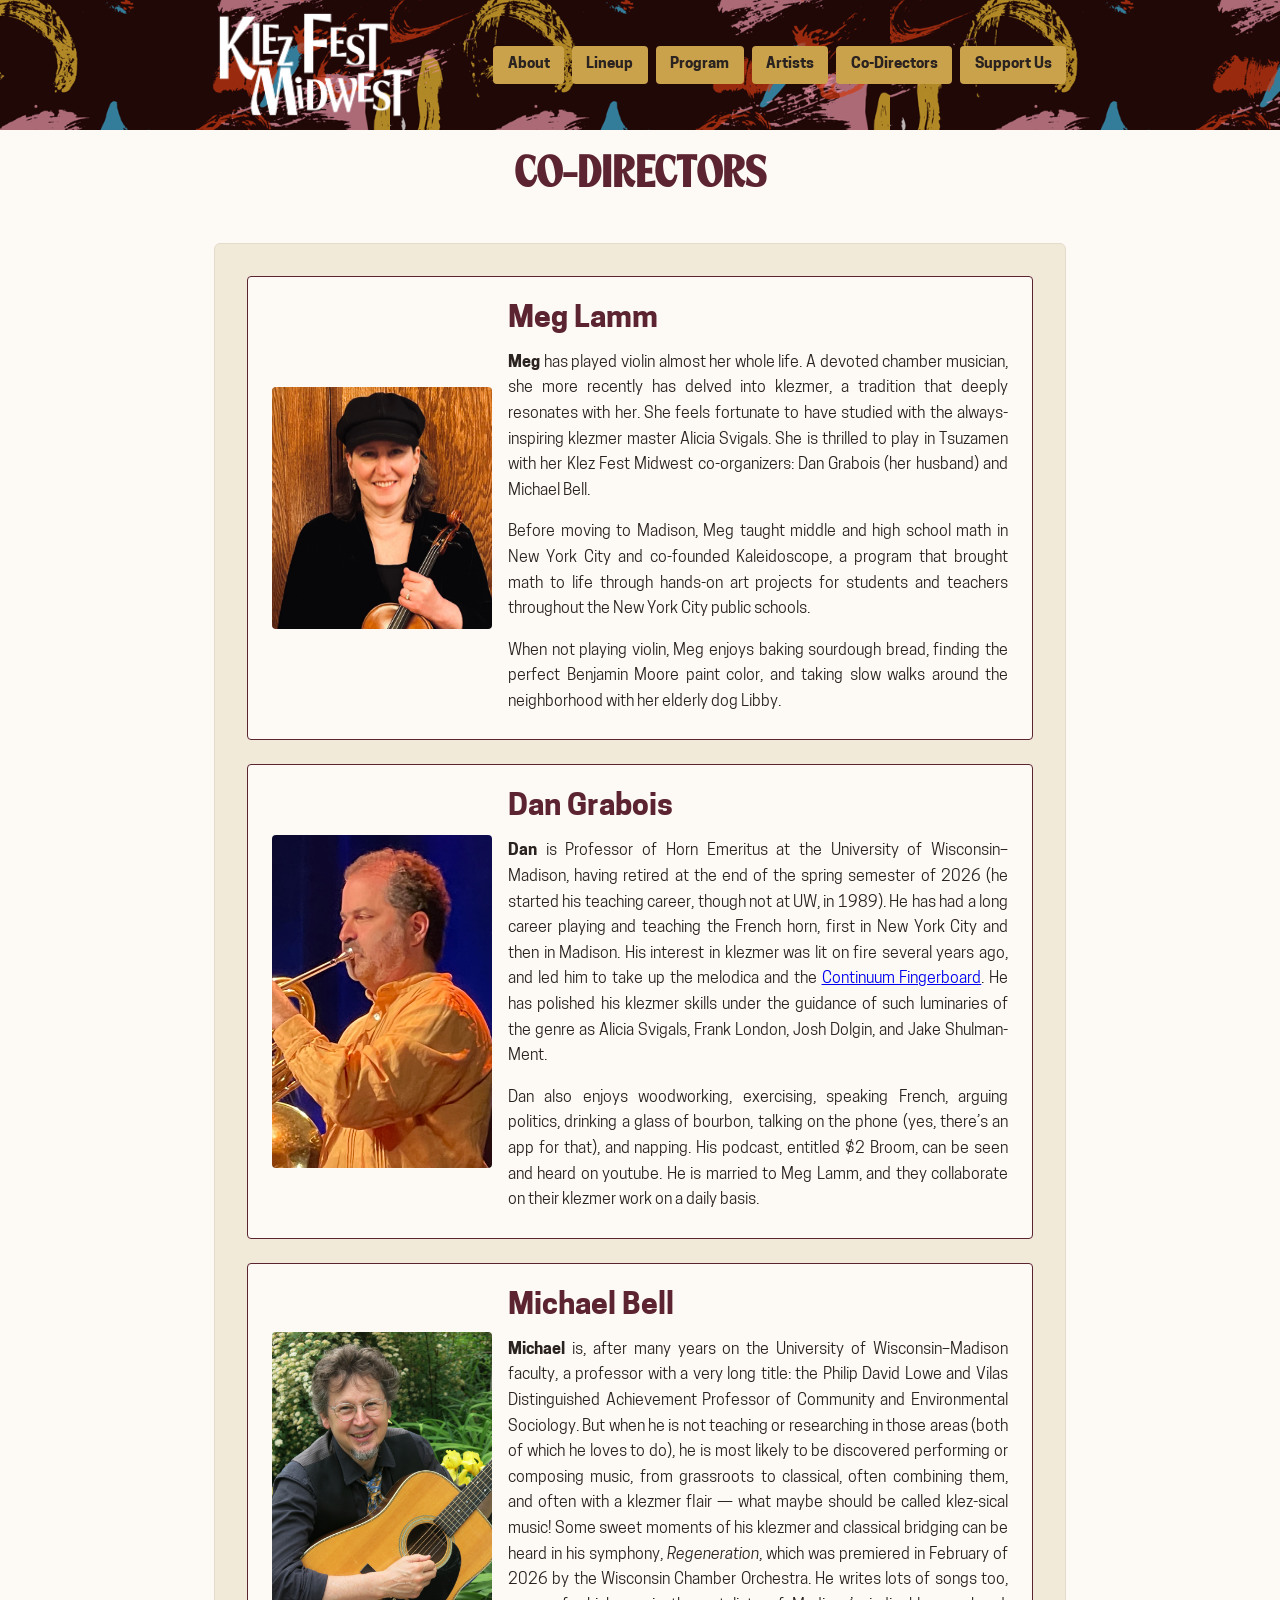
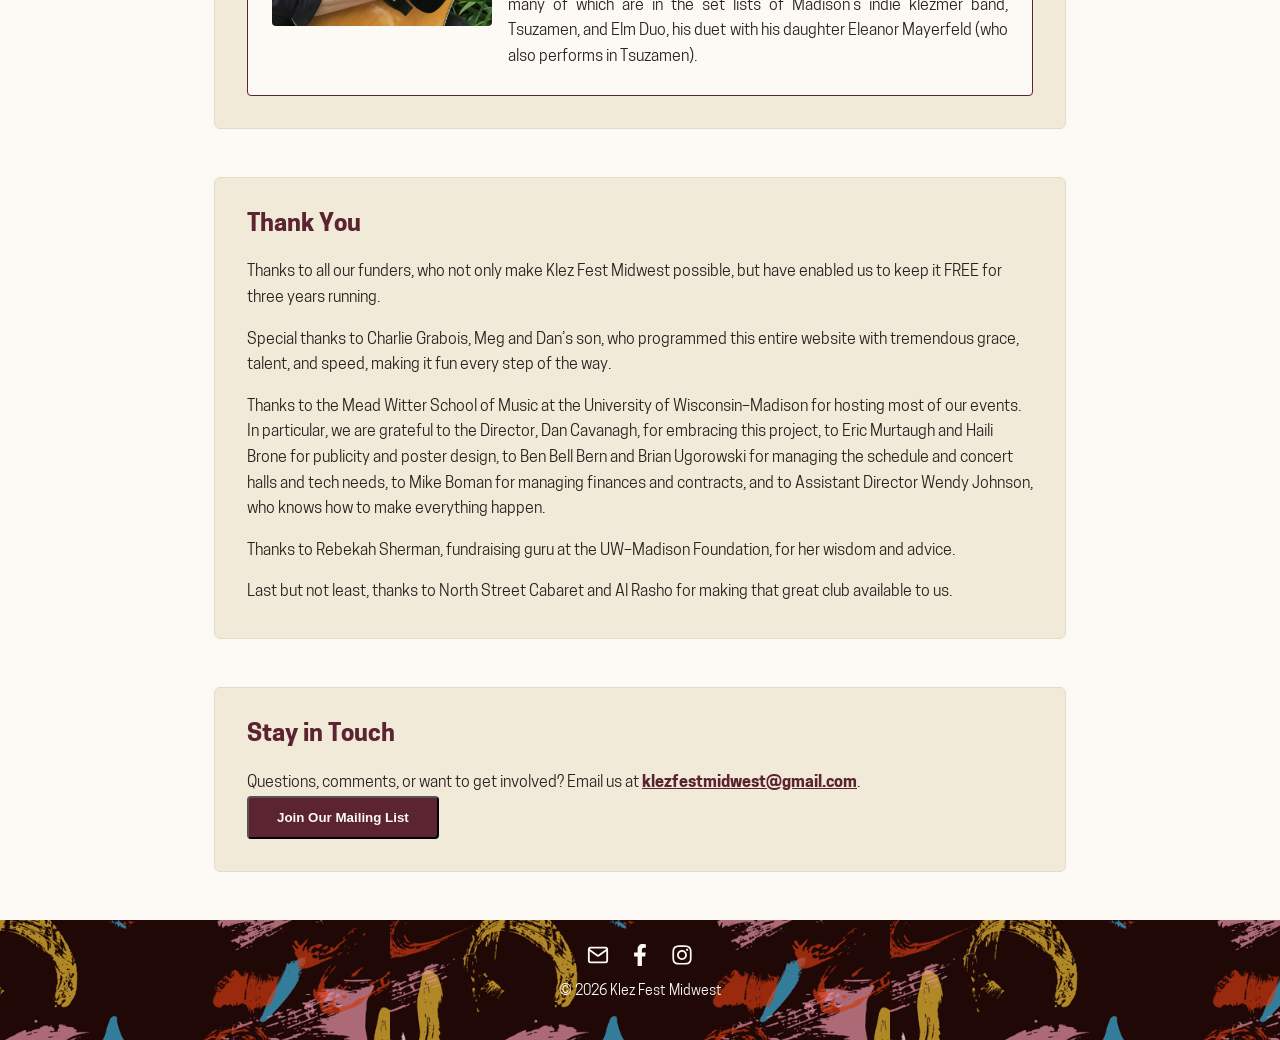
<file: co-directors.html>
<!DOCTYPE html>
<html lang="en">
<head>
  <meta charset="UTF-8">
  <meta name="viewport" content="width=device-width, initial-scale=1.0">
  <title>Klez Fest Midwest &mdash; Co-Directors</title>
  <meta property="og:type" content="website">
  <meta property="og:site_name" content="Klez Fest Midwest">
  <meta property="og:title" content="Klez Fest Midwest &mdash; Co-Directors">
  <meta property="og:description" content="An annual klezmer music festival in Madison, Wisconsin &mdash; free and open to the public, October 22&ndash;25, 2026.">
  <meta property="og:image" content="https://klezfestmidwest.org/images/klezmatics.jpg">
  <meta property="og:image:width" content="1200">
  <meta property="og:image:height" content="798">
  <meta property="og:url" content="https://klezfestmidwest.org/co-directors.html">
  <link rel="canonical" href="https://klezfestmidwest.org/co-directors.html">
  <meta name="twitter:card" content="summary_large_image">
  <meta name="twitter:title" content="Klez Fest Midwest &mdash; Co-Directors">
  <meta name="twitter:description" content="An annual klezmer music festival in Madison, Wisconsin &mdash; free and open to the public, October 22&ndash;25, 2026.">
  <meta name="twitter:image" content="https://klezfestmidwest.org/images/klezmatics.jpg">
  <link rel="icon" href="images/favicon.ico">
  <link rel="apple-touch-icon" href="images/apple-touch-icon.png">
  <link rel="stylesheet" href="styles.css">
</head>
<body>

  <header class="site-header">
    <div class="header-inner">
      <a href="index.html"><img src="images/logo_text.png" alt="Klez Fest Midwest" class="banner"></a>
      <button class="nav-toggle" type="button" aria-expanded="false" aria-controls="site-nav" aria-label="Toggle navigation menu">
        <span class="nav-toggle-bar"></span>
        <span class="nav-toggle-bar"></span>
        <span class="nav-toggle-bar"></span>
      </button>
      <nav class="site-nav" id="site-nav">
        <a href="index.html#about" class="nav-btn">About</a>
        <a href="lineup.html" class="nav-btn">Lineup</a>
        <a href="program.html" class="nav-btn">Program</a>
        <a href="artists.html" class="nav-btn">Artists</a>
        <a href="co-directors.html" class="nav-btn">Co-Directors</a>
        <a href="support.html" class="nav-btn">Support Us</a>
      </nav>
    </div>
  </header>

  <main>
    <section class="hero">
      <h1>Co-Directors</h1>
    </section>

    <section class="artists" id="co-directors">
      <div class="artist-bio director-bio" id="meg-lamm">
        <img src="images/Meg%20Lamm.jpg" alt="Meg Lamm" class="director-photo">
        <div class="director-info">
          <h3>Meg Lamm</h3>
          <div class="artist-text">
            <p><strong>Meg</strong> has played violin almost her whole life. A devoted chamber musician, she more recently has delved into klezmer, a tradition that deeply resonates with her. She feels fortunate to have studied with the always-inspiring klezmer master Alicia Svigals. She is thrilled to play in Tsuzamen with her Klez Fest Midwest co-organizers: Dan Grabois (her husband) and Michael Bell.</p>
            <p>Before moving to Madison, Meg taught middle and high school math in New York City and co-founded Kaleidoscope, a program that brought math to life through hands-on art projects for students and teachers throughout the New York City public schools.</p>
            <p>When not playing violin, Meg enjoys baking sourdough bread, finding the perfect Benjamin Moore paint color, and taking slow walks around the neighborhood with her elderly dog Libby.</p>
          </div>
        </div>
      </div>

      <div class="artist-bio director-bio" id="dan-grabois">
        <img src="images/Dan%20Grabois.jpg" alt="Dan Grabois" class="director-photo">
        <div class="director-info">
          <h3>Dan Grabois</h3>
          <div class="artist-text">
            <p><strong>Dan</strong> is Professor of Horn Emeritus at the University of Wisconsin&ndash;Madison, having retired at the end of the spring semester of 2026 (he started his teaching career, though not at UW, in 1989). He has had a long career playing and teaching the French horn, first in New York City and then in Madison. His interest in klezmer was lit on fire several years ago, and led him to take up the melodica and the <a href="https://hakenaudio.com/" target="_blank" rel="noopener noreferrer">Continuum Fingerboard</a>. He has polished his klezmer skills under the guidance of such luminaries of the genre as Alicia Svigals, Frank London, Josh Dolgin, and Jake Shulman-Ment.</p>
            <p>Dan also enjoys woodworking, exercising, speaking French, arguing politics, drinking a glass of bourbon, talking on the phone (yes, there&rsquo;s an app for that), and napping. His podcast, entitled $2 Broom, can be seen and heard on youtube. He is married to Meg Lamm, and they collaborate on their klezmer work on a daily basis.</p>
          </div>
        </div>
      </div>

      <div class="artist-bio director-bio" id="michael-bell">
        <img src="images/Mike%20Bell.jpg" alt="Michael Bell" class="director-photo">
        <div class="director-info">
          <h3>Michael Bell</h3>
          <div class="artist-text">
            <p><strong>Michael</strong> is, after many years on the University of Wisconsin&ndash;Madison faculty, a professor with a very long title: the Philip David Lowe and Vilas Distinguished Achievement Professor of Community and Environmental Sociology. But when he is not teaching or researching in those areas (both of which he loves to do), he is most likely to be discovered performing or composing music, from grassroots to classical, often combining them, and often with a klezmer flair &mdash; what maybe should be called klez-sical music! Some sweet moments of his klezmer and classical bridging can be heard in his symphony, <em>Regeneration</em>, which was premiered in February of 2026 by the Wisconsin Chamber Orchestra. He writes lots of songs too, many of which are in the set lists of Madison&rsquo;s indie klezmer band, Tsuzamen, and Elm Duo, his duet with his daughter Eleanor Mayerfeld (who also performs in Tsuzamen).</p>
          </div>
        </div>
      </div>
    </section>

    <section class="about" id="thank-you">
      <h2>Thank You</h2>
      <p>Thanks to all our funders, who not only make Klez Fest Midwest possible, but have enabled us to keep it FREE for three years running.</p>
      <p>Special thanks to Charlie Grabois, Meg and Dan&rsquo;s son, who programmed this entire website with tremendous grace, talent, and speed, making it fun every step of the way.</p>
      <p>Thanks to the Mead Witter School of Music at the University of Wisconsin&ndash;Madison for hosting most of our events. In particular, we are grateful to the Director, Dan Cavanagh, for embracing this project, to Eric Murtaugh and Haili Brone for publicity and poster design, to Ben Bell Bern and Brian Ugorowski for managing the schedule and concert halls and tech needs, to Mike Boman for managing finances and contracts, and to Assistant Director Wendy Johnson, who knows how to make everything happen.</p>
      <p>Thanks to Rebekah Sherman, fundraising guru at the UW&ndash;Madison Foundation, for her wisdom and advice.</p>
      <p>Last but not least, thanks to North Street Cabaret and Al Rasho for making that great club available to us.</p>
    </section>

    <section class="about" id="stay-in-touch">
      <h2>Stay in Touch</h2>
      <p>Questions, comments, or want to get involved? Email us at <a href="mailto:klezfestmidwest@gmail.com">klezfestmidwest@gmail.com</a>.</p>

      <button type="button" class="btn-home mailing-list-toggle" aria-expanded="false" aria-controls="mc_embed_signup">Join Our Mailing List</button>

      <div class="mailing-list-form" hidden>
        <div id="mc_embed_signup">
          <form action="https://klezfestmidwest.us13.list-manage.com/subscribe/post?u=78bee4bff34e07ac5d15fafb3&amp;id=4800d24a66&amp;f_id=00560de3f0" method="post" id="mc-embedded-subscribe-form" name="mc-embedded-subscribe-form" class="validate" target="_self" novalidate>
            <div id="mc_embed_signup_scroll">
              <div class="indicates-required"><span class="asterisk">*</span> indicates required</div>
              <div class="mc-field-group">
                <label for="mce-EMAIL">Email Address <span class="asterisk">*</span></label>
                <input type="email" name="EMAIL" class="required email" id="mce-EMAIL" required value="">
              </div>
              <div class="mc-field-group">
                <label for="mce-FNAME">First Name <span class="asterisk">*</span></label>
                <input type="text" name="FNAME" class="required text" id="mce-FNAME" required value="">
              </div>
              <div aria-hidden="true" style="position: absolute; left: -5000px;">
                <input type="text" name="b_78bee4bff34e07ac5d15fafb3_4800d24a66" tabindex="-1" value="">
              </div>
              <div class="clear">
                <input type="submit" name="subscribe" id="mc-embedded-subscribe" class="button btn-home" value="Subscribe">
              </div>
            </div>
          </form>
        </div>
        <div id="mce-responses" class="clear">
          <div class="response" id="mce-error-response" style="display: none;"></div>
          <div class="response" id="mce-success-response" style="display: none;"></div>
        </div>
      </div>
    </section>

  </main>

  <footer class="site-footer">
    <div class="contact">
      <a href="mailto:klezfestmidwest@gmail.com" class="contact-icon" aria-label="Email Klez Fest Midwest">
        <svg viewBox="0 0 24 24" fill="none" stroke="currentColor" stroke-width="2" stroke-linecap="round" stroke-linejoin="round"><path d="M4 4h16c1.1 0 2 .9 2 2v12c0 1.1-.9 2-2 2H4c-1.1 0-2-.9-2-2V6c0-1.1.9-2 2-2z"></path><polyline points="22,6 12,13 2,6"></polyline></svg>
      </a>
      <a href="https://www.facebook.com/KlezFestMidwest/" class="contact-icon" aria-label="Klez Fest Midwest on Facebook" target="_blank" rel="noopener noreferrer">
        <svg viewBox="0 0 320 512" fill="currentColor"><path d="M279.14 288l14.22-92.66h-88.91v-60.13c0-25.35 12.42-50.06 52.24-50.06h40.42V6.26S260.43 0 225.36 0c-73.22 0-121.08 44.38-121.08 124.72v70.62H22.89V288h81.39v224h100.17V288z"></path></svg>
      </a>
      <a href="https://www.instagram.com/klezfestmidwest" class="contact-icon" aria-label="Klez Fest Midwest on Instagram" target="_blank" rel="noopener noreferrer">
        <svg viewBox="0 0 448 512" fill="currentColor"><path d="M224.1 141c-63.6 0-114.9 51.3-114.9 114.9s51.3 114.9 114.9 114.9S339 319.5 339 255.9 287.7 141 224.1 141zm0 189.6c-41.1 0-74.7-33.5-74.7-74.7s33.5-74.7 74.7-74.7 74.7 33.5 74.7 74.7-33.6 74.7-74.7 74.7zm146.4-194.3c0 14.9-12 26.8-26.8 26.8-14.9 0-26.8-12-26.8-26.8s12-26.8 26.8-26.8 26.8 12 26.8 26.8zm76.1 27.2c-1.7-35.9-9.9-67.7-36.2-93.9-26.2-26.2-58-34.4-93.9-36.2-37-2.1-147.9-2.1-184.9 0-35.8 1.7-67.6 9.9-93.9 36.1s-34.4 58-36.2 93.9c-2.1 37-2.1 147.9 0 184.9 1.7 35.9 9.9 67.7 36.2 93.9s58 34.4 93.9 36.2c37 2.1 147.9 2.1 184.9 0 35.9-1.7 67.7-9.9 93.9-36.2 26.2-26.2 34.4-58 36.2-93.9 2.1-37 2.1-147.8 0-184.8zM398.8 388c-7.8 19.6-22.9 34.7-42.6 42.6-29.5 11.7-99.5 9-132.1 9s-102.7 2.6-132.1-9c-19.6-7.8-34.7-22.9-42.6-42.6-11.7-29.5-9-99.5-9-132.1s-2.6-102.7 9-132.1c7.8-19.6 22.9-34.7 42.6-42.6 29.5-11.7 99.5-9 132.1-9s102.7-2.6 132.1 9c19.6 7.8 34.7 22.9 42.6 42.6 11.7 29.5 9 99.5 9 132.1s2.7 102.7-9 132.1z"></path></svg>
      </a>
    </div>
    <p>&copy; 2026 Klez Fest Midwest</p>
  </footer>

  <script src="header-scroll.js" defer></script>
</body>
</html>
</file>
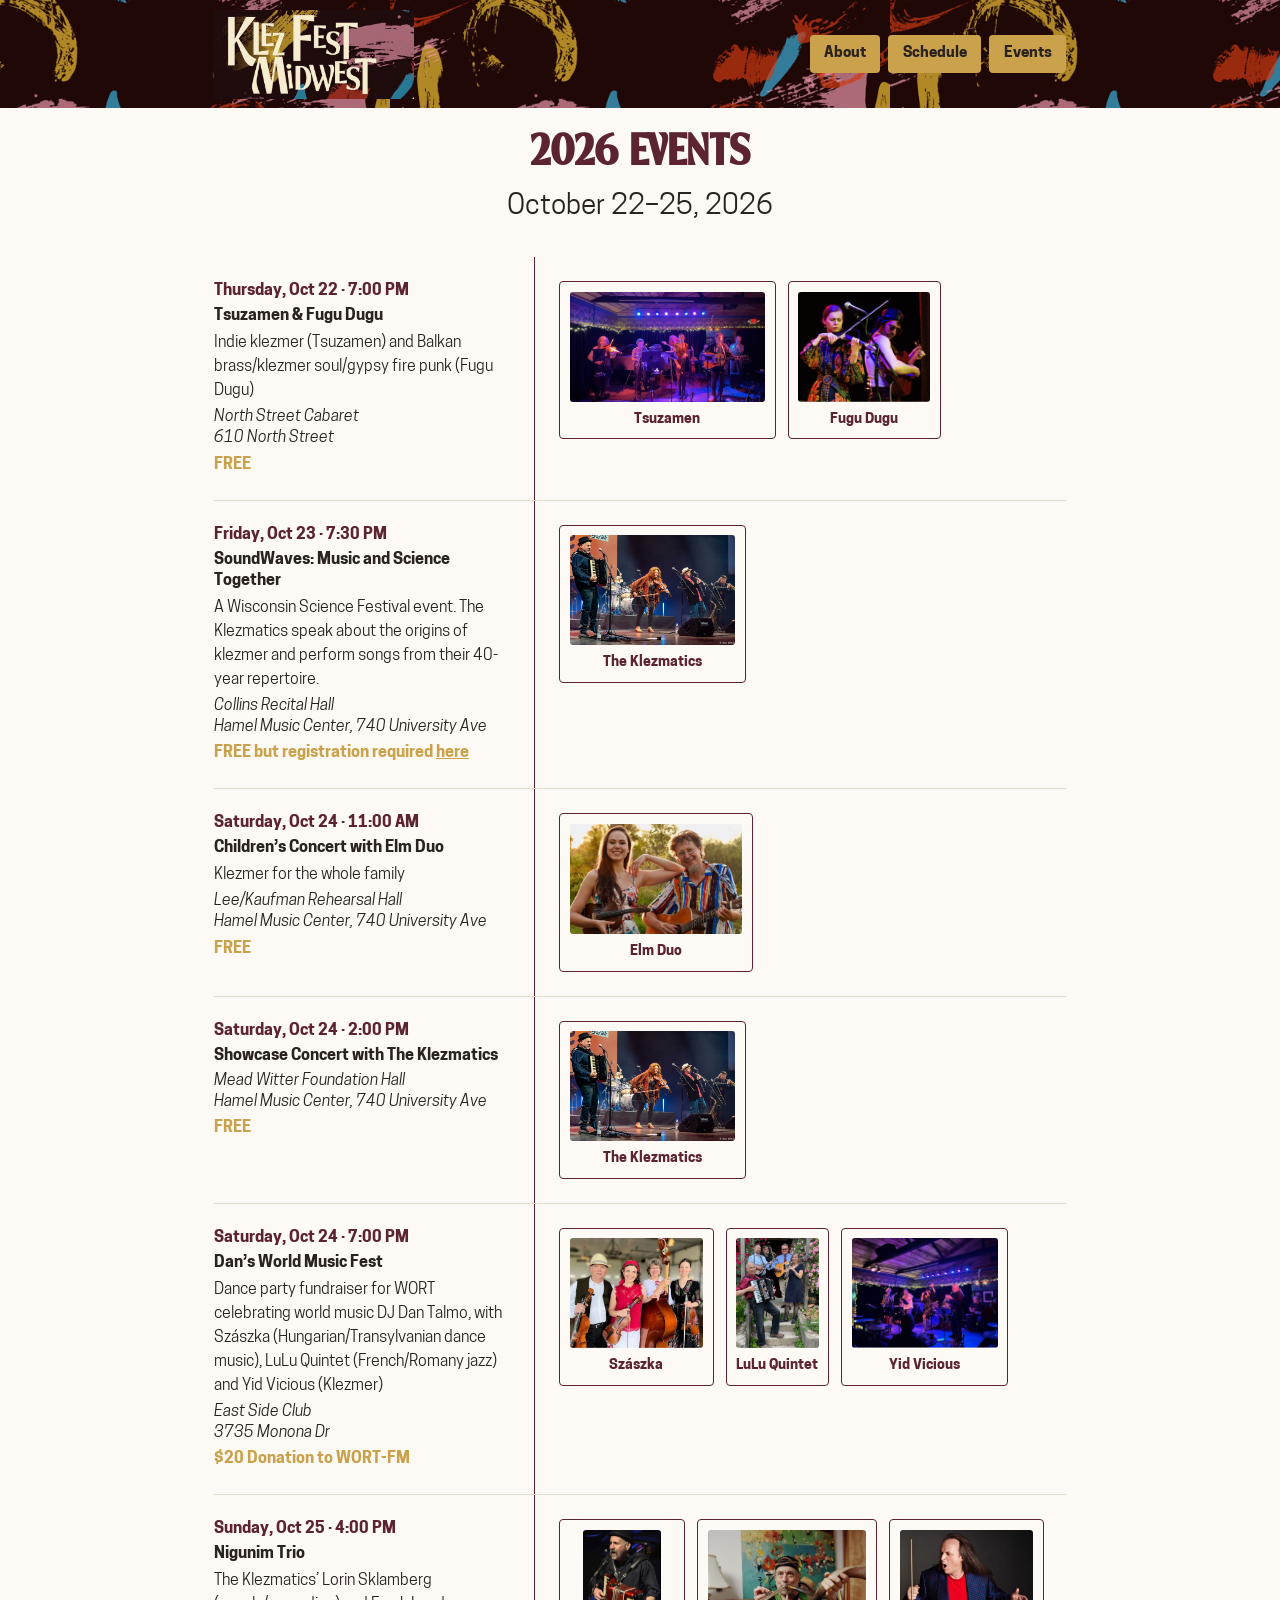
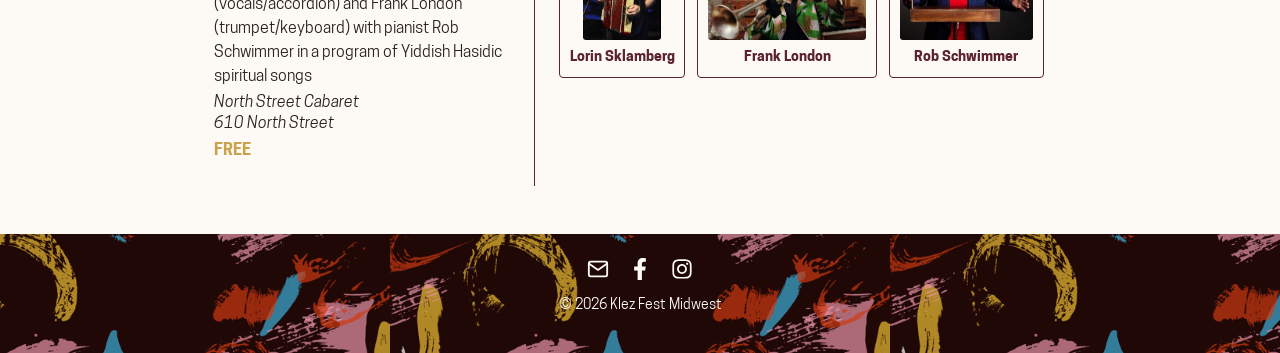
<file: events.html>
<!DOCTYPE html>
<html lang="en">
<head>
  <meta charset="UTF-8">
  <meta name="viewport" content="width=device-width, initial-scale=1.0">
  <title>Klez Fest Midwest &mdash; Events</title>
  <link rel="stylesheet" href="styles.css">
</head>
<body>

  <header class="site-header">
    <div class="header-inner">
      <a href="index.html"><img src="images/banner.jpg" alt="Klez Fest Midwest" class="banner"></a>
      <nav class="site-nav">
        <a href="index.html#about" class="nav-btn">About</a>
        <a href="index.html#schedule" class="nav-btn">Schedule</a>
        <a href="events.html" class="nav-btn">Events</a>
      </nav>
    </div>
  </header>

  <main>
    <section class="hero">
      <h1>2026 Events</h1>
      <p class="dates">October 22&ndash;25, 2026</p>
    </section>

    <section class="lineup" aria-label="Concerts and performing bands">

      <div class="lineup-row">
        <div class="lineup-info">
          <p class="event-time">Thursday, Oct 22 &middot; 7:00 PM</p>
          <p class="event-title">Tsuzamen &amp; Fugu Dugu</p>
          <p class="event-desc">Indie klezmer (Tsuzamen) and Balkan brass/klezmer soul/gypsy fire punk (Fugu Dugu)</p>
          <p class="event-venue">North Street Cabaret</p>
          <p class="event-address">610 North Street</p>
          <p class="event-note">FREE</p>
        </div>
        <div class="lineup-divider" aria-hidden="true"></div>
        <div class="lineup-panel">
          <div class="band-card">
            <img src="images/Tsuzamen.jpg" alt="Tsuzamen">
            <p class="band-name">Tsuzamen</p>
          </div>
          <div class="band-card">
            <img src="images/Fugu%20Dugu.jpg" alt="Fugu Dugu">
            <p class="band-name">Fugu Dugu</p>
          </div>
        </div>
      </div>

      <div class="lineup-row">
        <div class="lineup-info">
          <p class="event-time">Friday, Oct 23 &middot; 7:30 PM</p>
          <p class="event-title">SoundWaves: Music and Science Together</p>
          <p class="event-desc">A Wisconsin Science Festival event. The Klezmatics speak about the origins of klezmer and perform songs from their 40-year repertoire.</p>
          <p class="event-venue">Collins Recital Hall</p>
          <p class="event-address">Hamel Music Center, 740 University Ave</p>
          <p class="event-note">FREE but registration required <a href="https://www.eventbrite.com/e/soundwaves-origins-the-birth-of-everything-tickets-1998366662482" target="_blank" rel="noopener noreferrer">here</a></p>
        </div>
        <div class="lineup-divider" aria-hidden="true"></div>
        <div class="lineup-panel">
          <div class="band-card">
            <img src="images/klezmatics.jpg" alt="The Klezmatics">
            <p class="band-name">The Klezmatics</p>
          </div>
        </div>
      </div>

      <div class="lineup-row">
        <div class="lineup-info">
          <p class="event-time">Saturday, Oct 24 &middot; 11:00 AM</p>
          <p class="event-title">Children&rsquo;s Concert with Elm Duo</p>
          <p class="event-desc">Klezmer for the whole family</p>
          <p class="event-venue">Lee/Kaufman Rehearsal Hall</p>
          <p class="event-address">Hamel Music Center, 740 University Ave</p>
          <p class="event-note">FREE</p>
        </div>
        <div class="lineup-divider" aria-hidden="true"></div>
        <div class="lineup-panel">
          <div class="band-card">
            <img src="images/Elm%20Duo.jpg" alt="Elm Duo">
            <p class="band-name">Elm Duo</p>
          </div>
        </div>
      </div>

      <div class="lineup-row">
        <div class="lineup-info">
          <p class="event-time">Saturday, Oct 24 &middot; 2:00 PM</p>
          <p class="event-title">Showcase Concert with The Klezmatics</p>
          <p class="event-venue">Mead Witter Foundation Hall</p>
          <p class="event-address">Hamel Music Center, 740 University Ave</p>
          <p class="event-note">FREE</p>
        </div>
        <div class="lineup-divider" aria-hidden="true"></div>
        <div class="lineup-panel">
          <div class="band-card">
            <img src="images/klezmatics.jpg" alt="The Klezmatics">
            <p class="band-name">The Klezmatics</p>
          </div>
        </div>
      </div>

      <div class="lineup-row">
        <div class="lineup-info">
          <p class="event-time">Saturday, Oct 24 &middot; 7:00 PM</p>
          <p class="event-title">Dan&rsquo;s World Music Fest</p>
          <p class="event-desc">Dance party fundraiser for WORT celebrating world music DJ Dan Talmo, with Sz&aacute;szka (Hungarian/Transylvanian dance music), LuLu Quintet (French/Romany jazz) and Yid Vicious (Klezmer)</p>
          <p class="event-venue">East Side Club</p>
          <p class="event-address">3735 Monona Dr</p>
          <p class="event-note">$20 Donation to WORT-FM</p>
        </div>
        <div class="lineup-divider" aria-hidden="true"></div>
        <div class="lineup-panel">
          <div class="band-card">
            <img src="images/Szaszka.jpg" alt="Sz&aacute;szka">
            <p class="band-name">Sz&aacute;szka</p>
          </div>
          <div class="band-card">
            <img src="images/LuLu%20Quintet.jpg" alt="LuLu Quintet">
            <p class="band-name">LuLu Quintet</p>
          </div>
          <div class="band-card">
            <img src="images/Yid%20Vicious.jpg" alt="Yid Vicious">
            <p class="band-name">Yid Vicious</p>
          </div>
        </div>
      </div>

      <div class="lineup-row">
        <div class="lineup-info">
          <p class="event-time">Sunday, Oct 25 &middot; 4:00 PM</p>
          <p class="event-title">Nigunim Trio</p>
          <p class="event-desc">The Klezmatics&rsquo; Lorin Sklamberg (vocals/accordion) and Frank London (trumpet/keyboard) with pianist Rob Schwimmer in a program of Yiddish Hasidic spiritual songs</p>
          <p class="event-venue">North Street Cabaret</p>
          <p class="event-address">610 North Street</p>
          <p class="event-note">FREE</p>
        </div>
        <div class="lineup-divider" aria-hidden="true"></div>
        <div class="lineup-panel">
          <div class="band-card">
            <img src="images/Lorin%20Sklamberg.jpg" alt="Lorin Sklamberg">
            <p class="band-name">Lorin Sklamberg</p>
          </div>
          <div class="band-card">
            <img src="images/Frank%20London.jpg" alt="Frank London">
            <p class="band-name">Frank London</p>
          </div>
          <div class="band-card">
            <img src="images/Rob%20Schwimmer.jpg" alt="Rob Schwimmer">
            <p class="band-name">Rob Schwimmer</p>
          </div>
        </div>
      </div>

    </section>
  </main>

  <footer class="site-footer">
    <div class="contact">
      <a href="mailto:klezfestmidwest@gmail.com" class="contact-icon" aria-label="Email Klez Fest Midwest">
        <svg viewBox="0 0 24 24" fill="none" stroke="currentColor" stroke-width="2" stroke-linecap="round" stroke-linejoin="round"><path d="M4 4h16c1.1 0 2 .9 2 2v12c0 1.1-.9 2-2 2H4c-1.1 0-2-.9-2-2V6c0-1.1.9-2 2-2z"></path><polyline points="22,6 12,13 2,6"></polyline></svg>
      </a>
      <a href="https://www.facebook.com/KlezFestMidwest/" class="contact-icon" aria-label="Klez Fest Midwest on Facebook" target="_blank" rel="noopener noreferrer">
        <svg viewBox="0 0 320 512" fill="currentColor"><path d="M279.14 288l14.22-92.66h-88.91v-60.13c0-25.35 12.42-50.06 52.24-50.06h40.42V6.26S260.43 0 225.36 0c-73.22 0-121.08 44.38-121.08 124.72v70.62H22.89V288h81.39v224h100.17V288z"></path></svg>
      </a>
      <a href="https://www.instagram.com/klezfestmidwest" class="contact-icon" aria-label="Klez Fest Midwest on Instagram" target="_blank" rel="noopener noreferrer">
        <svg viewBox="0 0 448 512" fill="currentColor"><path d="M224.1 141c-63.6 0-114.9 51.3-114.9 114.9s51.3 114.9 114.9 114.9S339 319.5 339 255.9 287.7 141 224.1 141zm0 189.6c-41.1 0-74.7-33.5-74.7-74.7s33.5-74.7 74.7-74.7 74.7 33.5 74.7 74.7-33.6 74.7-74.7 74.7zm146.4-194.3c0 14.9-12 26.8-26.8 26.8-14.9 0-26.8-12-26.8-26.8s12-26.8 26.8-26.8 26.8 12 26.8 26.8zm76.1 27.2c-1.7-35.9-9.9-67.7-36.2-93.9-26.2-26.2-58-34.4-93.9-36.2-37-2.1-147.9-2.1-184.9 0-35.8 1.7-67.6 9.9-93.9 36.1s-34.4 58-36.2 93.9c-2.1 37-2.1 147.9 0 184.9 1.7 35.9 9.9 67.7 36.2 93.9s58 34.4 93.9 36.2c37 2.1 147.9 2.1 184.9 0 35.9-1.7 67.7-9.9 93.9-36.2 26.2-26.2 34.4-58 36.2-93.9 2.1-37 2.1-147.8 0-184.8zM398.8 388c-7.8 19.6-22.9 34.7-42.6 42.6-29.5 11.7-99.5 9-132.1 9s-102.7 2.6-132.1-9c-19.6-7.8-34.7-22.9-42.6-42.6-11.7-29.5-9-99.5-9-132.1s-2.6-102.7 9-132.1c7.8-19.6 22.9-34.7 42.6-42.6 29.5-11.7 99.5-9 132.1-9s102.7-2.6 132.1 9c19.6 7.8 34.7 22.9 42.6 42.6 11.7 29.5 9 99.5 9 132.1s2.7 102.7-9 132.1z"></path></svg>
      </a>
    </div>
    <p>&copy; 2026 Klez Fest Midwest</p>
  </footer>

</body>
</html>
</file>
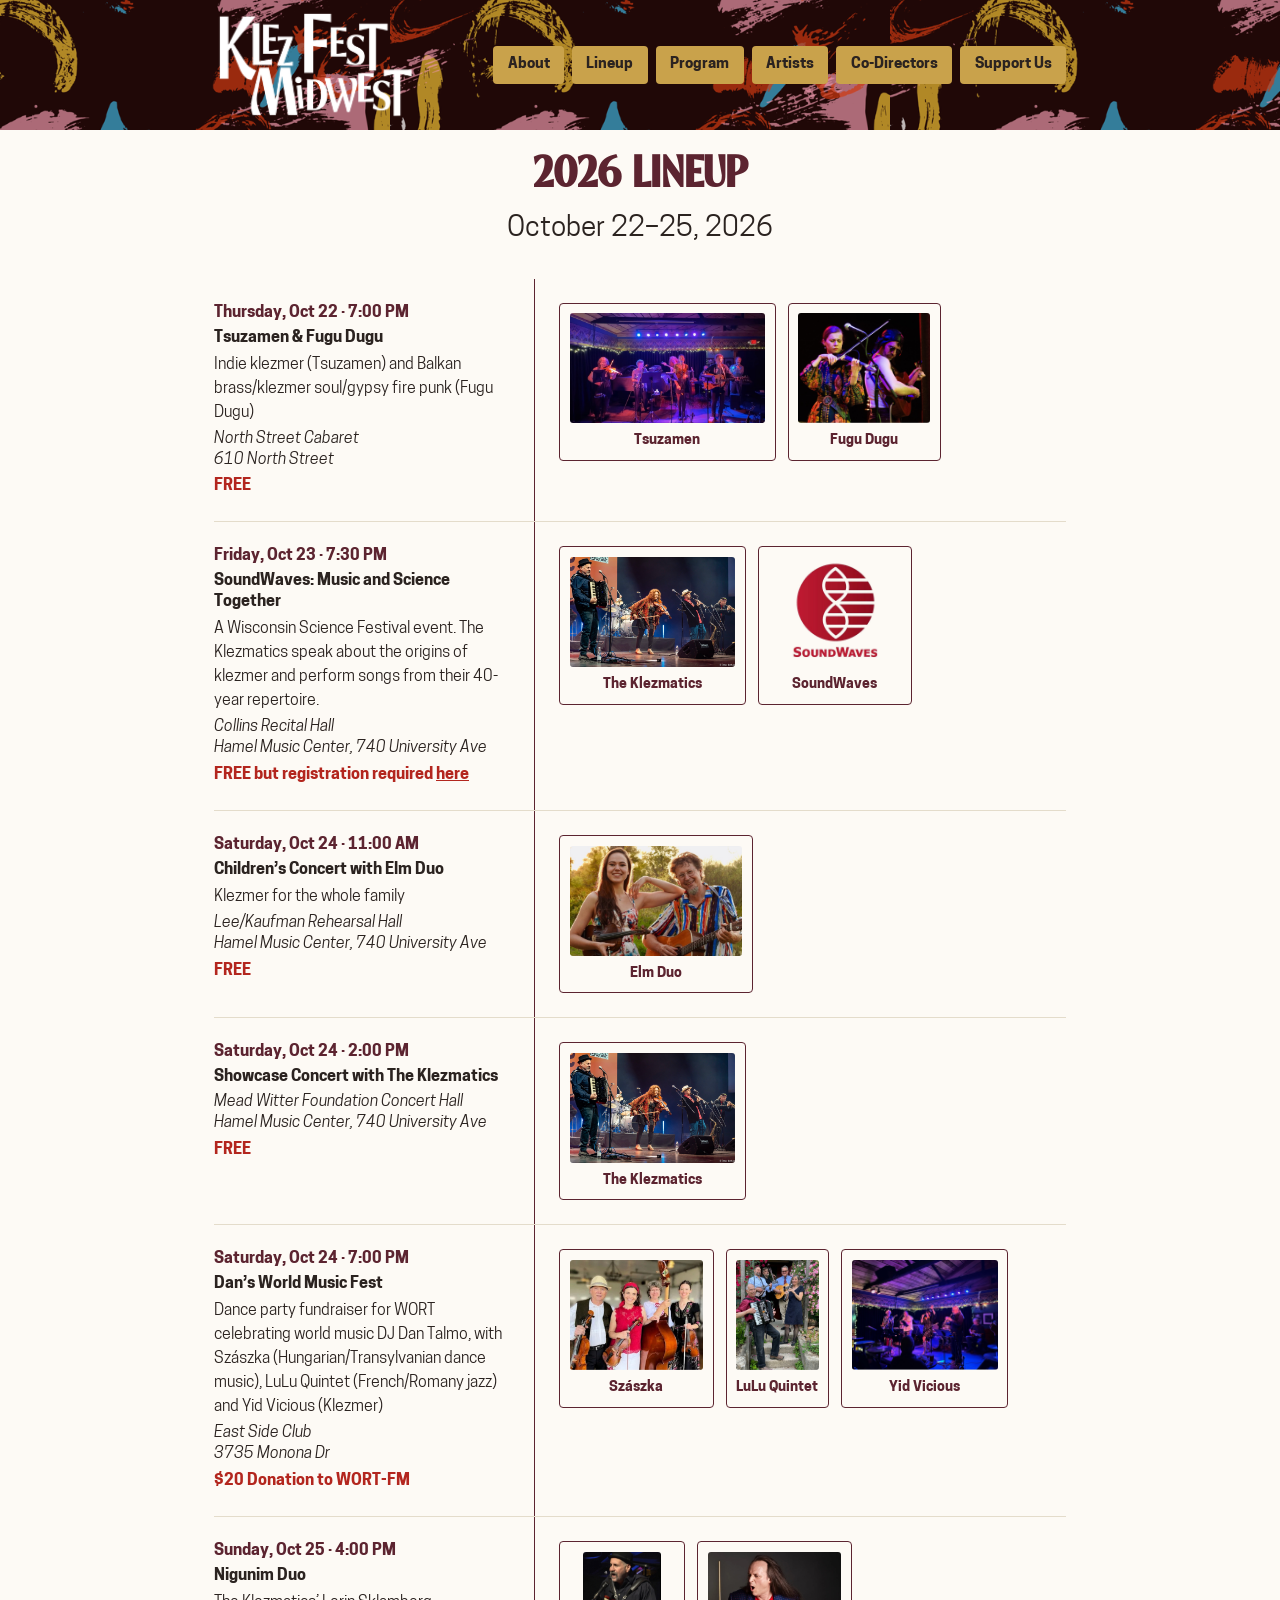
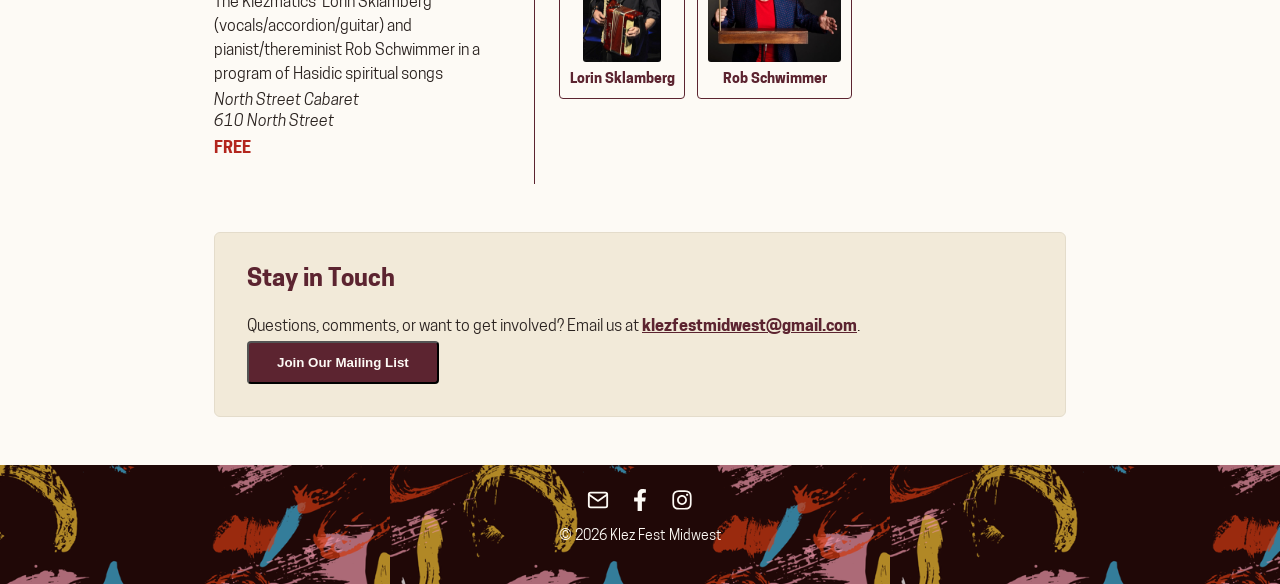
<file: lineup.html>
<!DOCTYPE html>
<html lang="en">
<head>
  <meta charset="UTF-8">
  <meta name="viewport" content="width=device-width, initial-scale=1.0">
  <title>Klez Fest Midwest &mdash; Lineup</title>
  <meta property="og:type" content="website">
  <meta property="og:site_name" content="Klez Fest Midwest">
  <meta property="og:title" content="Klez Fest Midwest &mdash; Lineup">
  <meta property="og:description" content="An annual klezmer music festival in Madison, Wisconsin &mdash; free and open to the public, October 22&ndash;25, 2026.">
  <meta property="og:image" content="https://klezfestmidwest.org/images/klezmatics.jpg">
  <meta property="og:image:width" content="1200">
  <meta property="og:image:height" content="798">
  <meta property="og:url" content="https://klezfestmidwest.org/lineup.html">
  <link rel="canonical" href="https://klezfestmidwest.org/lineup.html">
  <meta name="twitter:card" content="summary_large_image">
  <meta name="twitter:title" content="Klez Fest Midwest &mdash; Lineup">
  <meta name="twitter:description" content="An annual klezmer music festival in Madison, Wisconsin &mdash; free and open to the public, October 22&ndash;25, 2026.">
  <meta name="twitter:image" content="https://klezfestmidwest.org/images/klezmatics.jpg">
  <link rel="icon" href="images/favicon.ico">
  <link rel="apple-touch-icon" href="images/apple-touch-icon.png">
  <link rel="stylesheet" href="styles.css">
</head>
<body>

  <header class="site-header">
    <div class="header-inner">
      <a href="index.html"><img src="images/logo_text.png" alt="Klez Fest Midwest" class="banner"></a>
      <button class="nav-toggle" type="button" aria-expanded="false" aria-controls="site-nav" aria-label="Toggle navigation menu">
        <span class="nav-toggle-bar"></span>
        <span class="nav-toggle-bar"></span>
        <span class="nav-toggle-bar"></span>
      </button>
      <nav class="site-nav" id="site-nav">
        <a href="index.html#about" class="nav-btn">About</a>
        <a href="lineup.html" class="nav-btn">Lineup</a>
        <a href="program.html" class="nav-btn">Program</a>
        <a href="artists.html" class="nav-btn">Artists</a>
        <a href="co-directors.html" class="nav-btn">Co-Directors</a>
        <a href="support.html" class="nav-btn">Support Us</a>
      </nav>
    </div>
  </header>

  <main>
    <section class="hero">
      <h1>2026 Lineup</h1>
      <p class="dates">October 22&ndash;25, 2026</p>
    </section>

    <section class="lineup" aria-label="Concerts and performing bands">

      <div class="lineup-row">
        <div class="lineup-info">
          <p class="event-time">Thursday, Oct 22 &middot; 7:00 PM</p>
          <p class="event-title">Tsuzamen &amp; Fugu Dugu</p>
          <p class="event-desc">Indie klezmer (Tsuzamen) and Balkan brass/klezmer soul/gypsy fire punk (Fugu Dugu)</p>
          <p class="event-venue">North Street Cabaret</p>
          <p class="event-address">610 North Street</p>
          <p class="event-note event-note--free">FREE</p>
        </div>
        <div class="lineup-divider" aria-hidden="true"></div>
        <div class="lineup-panel">
          <a class="band-card" href="artists.html#tsuzamen">
            <img src="images/Tsuzamen.jpg" alt="Tsuzamen">
            <p class="band-name">Tsuzamen</p>
          </a>
          <a class="band-card" href="artists.html#fugu-dugu">
            <img src="images/Fugu%20Dugu.jpg" alt="Fugu Dugu">
            <p class="band-name">Fugu Dugu</p>
          </a>
        </div>
      </div>

      <div class="lineup-row">
        <div class="lineup-info">
          <p class="event-time">Friday, Oct 23 &middot; 7:30 PM</p>
          <p class="event-title">SoundWaves: Music and Science Together</p>
          <p class="event-desc">A Wisconsin Science Festival event. The Klezmatics speak about the origins of klezmer and perform songs from their 40-year repertoire.</p>
          <p class="event-venue">Collins Recital Hall</p>
          <p class="event-address">Hamel Music Center, 740 University Ave</p>
          <p class="event-note event-note--free">FREE but registration required <a href="https://www.eventbrite.com/e/soundwaves-origins-the-birth-of-everything-tickets-1998366662482" target="_blank" rel="noopener noreferrer">here</a></p>
        </div>
        <div class="lineup-divider" aria-hidden="true"></div>
        <div class="lineup-panel">
          <a class="band-card" href="artists.html#klezmatics">
            <img src="images/klezmatics.jpg" alt="The Klezmatics">
            <p class="band-name">The Klezmatics</p>
          </a>
          <a class="band-card" href="https://illuminatingdiscovery.wisc.edu/soundwaves/" target="_blank" rel="noopener noreferrer">
            <img src="images/soundwaves_logo.png" alt="SoundWaves">
            <p class="band-name">SoundWaves</p>
          </a>
        </div>
      </div>

      <div class="lineup-row">
        <div class="lineup-info">
          <p class="event-time">Saturday, Oct 24 &middot; 11:00 AM</p>
          <p class="event-title">Children&rsquo;s Concert with Elm Duo</p>
          <p class="event-desc">Klezmer for the whole family</p>
          <p class="event-venue">Lee/Kaufman Rehearsal Hall</p>
          <p class="event-address">Hamel Music Center, 740 University Ave</p>
          <p class="event-note event-note--free">FREE</p>
        </div>
        <div class="lineup-divider" aria-hidden="true"></div>
        <div class="lineup-panel">
          <a class="band-card" href="artists.html#elm-duo">
            <img src="images/Elm%20Duo.jpg" alt="Elm Duo">
            <p class="band-name">Elm Duo</p>
          </a>
        </div>
      </div>

      <div class="lineup-row">
        <div class="lineup-info">
          <p class="event-time">Saturday, Oct 24 &middot; 2:00 PM</p>
          <p class="event-title">Showcase Concert with The Klezmatics</p>
          <p class="event-venue">Mead Witter Foundation Concert Hall</p>
          <p class="event-address">Hamel Music Center, 740 University Ave</p>
          <p class="event-note event-note--free">FREE</p>
        </div>
        <div class="lineup-divider" aria-hidden="true"></div>
        <div class="lineup-panel">
          <a class="band-card" href="artists.html#klezmatics">
            <img src="images/klezmatics.jpg" alt="The Klezmatics">
            <p class="band-name">The Klezmatics</p>
          </a>
        </div>
      </div>

      <div class="lineup-row">
        <div class="lineup-info">
          <p class="event-time">Saturday, Oct 24 &middot; 7:00 PM</p>
          <p class="event-title">Dan&rsquo;s World Music Fest</p>
          <p class="event-desc">Dance party fundraiser for WORT celebrating world music DJ Dan Talmo, with Sz&aacute;szka (Hungarian/Transylvanian dance music), LuLu Quintet (French/Romany jazz) and Yid Vicious (Klezmer)</p>
          <p class="event-venue">East Side Club</p>
          <p class="event-address">3735 Monona Dr</p>
          <p class="event-note event-note--cost">$20 Donation to WORT-FM</p>
        </div>
        <div class="lineup-divider" aria-hidden="true"></div>
        <div class="lineup-panel">
          <a class="band-card" href="artists.html#szaszka">
            <img src="images/Szaszka.jpg" alt="Sz&aacute;szka">
            <p class="band-name">Sz&aacute;szka</p>
          </a>
          <a class="band-card" href="artists.html#lulu-quintet">
            <img src="images/LuLu%20Quintet.jpg" alt="LuLu Quintet">
            <p class="band-name">LuLu Quintet</p>
          </a>
          <a class="band-card" href="artists.html#yid-vicious">
            <img src="images/Yid%20Vicious.jpg" alt="Yid Vicious">
            <p class="band-name">Yid Vicious</p>
          </a>
        </div>
      </div>

      <div class="lineup-row">
        <div class="lineup-info">
          <p class="event-time">Sunday, Oct 25 &middot; 4:00 PM</p>
          <p class="event-title">Nigunim Duo</p>
          <p class="event-desc">The Klezmatics&rsquo; Lorin Sklamberg (vocals/accordion/guitar) and pianist/thereminist Rob Schwimmer in a program of Hasidic spiritual songs</p>
          <p class="event-venue">North Street Cabaret</p>
          <p class="event-address">610 North Street</p>
          <p class="event-note event-note--free">FREE</p>
        </div>
        <div class="lineup-divider" aria-hidden="true"></div>
        <div class="lineup-panel">
          <a class="band-card" href="artists.html#nigunim-duo">
            <img src="images/Lorin%20Sklamberg.jpg" alt="Lorin Sklamberg">
            <p class="band-name">Lorin Sklamberg</p>
          </a>
          <a class="band-card" href="artists.html#nigunim-duo">
            <img src="images/Rob%20Schwimmer.jpg" alt="Rob Schwimmer">
            <p class="band-name">Rob Schwimmer</p>
          </a>
        </div>
      </div>

    </section>

    <section class="about" id="stay-in-touch">
      <h2>Stay in Touch</h2>
      <p>Questions, comments, or want to get involved? Email us at <a href="mailto:klezfestmidwest@gmail.com">klezfestmidwest@gmail.com</a>.</p>

      <button type="button" class="btn-home mailing-list-toggle" aria-expanded="false" aria-controls="mc_embed_signup">Join Our Mailing List</button>

      <div class="mailing-list-form" hidden>
        <div id="mc_embed_signup">
          <form action="https://klezfestmidwest.us13.list-manage.com/subscribe/post?u=78bee4bff34e07ac5d15fafb3&amp;id=4800d24a66&amp;f_id=00560de3f0" method="post" id="mc-embedded-subscribe-form" name="mc-embedded-subscribe-form" class="validate" target="_self" novalidate>
            <div id="mc_embed_signup_scroll">
              <div class="indicates-required"><span class="asterisk">*</span> indicates required</div>
              <div class="mc-field-group">
                <label for="mce-EMAIL">Email Address <span class="asterisk">*</span></label>
                <input type="email" name="EMAIL" class="required email" id="mce-EMAIL" required value="">
              </div>
              <div class="mc-field-group">
                <label for="mce-FNAME">First Name <span class="asterisk">*</span></label>
                <input type="text" name="FNAME" class="required text" id="mce-FNAME" required value="">
              </div>
              <div aria-hidden="true" style="position: absolute; left: -5000px;">
                <input type="text" name="b_78bee4bff34e07ac5d15fafb3_4800d24a66" tabindex="-1" value="">
              </div>
              <div class="clear">
                <input type="submit" name="subscribe" id="mc-embedded-subscribe" class="button btn-home" value="Subscribe">
              </div>
            </div>
          </form>
        </div>
        <div id="mce-responses" class="clear">
          <div class="response" id="mce-error-response" style="display: none;"></div>
          <div class="response" id="mce-success-response" style="display: none;"></div>
        </div>
      </div>
    </section>

  </main>

  <footer class="site-footer">
    <div class="contact">
      <a href="mailto:klezfestmidwest@gmail.com" class="contact-icon" aria-label="Email Klez Fest Midwest">
        <svg viewBox="0 0 24 24" fill="none" stroke="currentColor" stroke-width="2" stroke-linecap="round" stroke-linejoin="round"><path d="M4 4h16c1.1 0 2 .9 2 2v12c0 1.1-.9 2-2 2H4c-1.1 0-2-.9-2-2V6c0-1.1.9-2 2-2z"></path><polyline points="22,6 12,13 2,6"></polyline></svg>
      </a>
      <a href="https://www.facebook.com/KlezFestMidwest/" class="contact-icon" aria-label="Klez Fest Midwest on Facebook" target="_blank" rel="noopener noreferrer">
        <svg viewBox="0 0 320 512" fill="currentColor"><path d="M279.14 288l14.22-92.66h-88.91v-60.13c0-25.35 12.42-50.06 52.24-50.06h40.42V6.26S260.43 0 225.36 0c-73.22 0-121.08 44.38-121.08 124.72v70.62H22.89V288h81.39v224h100.17V288z"></path></svg>
      </a>
      <a href="https://www.instagram.com/klezfestmidwest" class="contact-icon" aria-label="Klez Fest Midwest on Instagram" target="_blank" rel="noopener noreferrer">
        <svg viewBox="0 0 448 512" fill="currentColor"><path d="M224.1 141c-63.6 0-114.9 51.3-114.9 114.9s51.3 114.9 114.9 114.9S339 319.5 339 255.9 287.7 141 224.1 141zm0 189.6c-41.1 0-74.7-33.5-74.7-74.7s33.5-74.7 74.7-74.7 74.7 33.5 74.7 74.7-33.6 74.7-74.7 74.7zm146.4-194.3c0 14.9-12 26.8-26.8 26.8-14.9 0-26.8-12-26.8-26.8s12-26.8 26.8-26.8 26.8 12 26.8 26.8zm76.1 27.2c-1.7-35.9-9.9-67.7-36.2-93.9-26.2-26.2-58-34.4-93.9-36.2-37-2.1-147.9-2.1-184.9 0-35.8 1.7-67.6 9.9-93.9 36.1s-34.4 58-36.2 93.9c-2.1 37-2.1 147.9 0 184.9 1.7 35.9 9.9 67.7 36.2 93.9s58 34.4 93.9 36.2c37 2.1 147.9 2.1 184.9 0 35.9-1.7 67.7-9.9 93.9-36.2 26.2-26.2 34.4-58 36.2-93.9 2.1-37 2.1-147.8 0-184.8zM398.8 388c-7.8 19.6-22.9 34.7-42.6 42.6-29.5 11.7-99.5 9-132.1 9s-102.7 2.6-132.1-9c-19.6-7.8-34.7-22.9-42.6-42.6-11.7-29.5-9-99.5-9-132.1s-2.6-102.7 9-132.1c7.8-19.6 22.9-34.7 42.6-42.6 29.5-11.7 99.5-9 132.1-9s102.7-2.6 132.1 9c19.6 7.8 34.7 22.9 42.6 42.6 11.7 29.5 9 99.5 9 132.1s2.7 102.7-9 132.1z"></path></svg>
      </a>
    </div>
    <p>&copy; 2026 Klez Fest Midwest</p>
  </footer>

  <script src="header-scroll.js" defer></script>
</body>
</html>
</file>
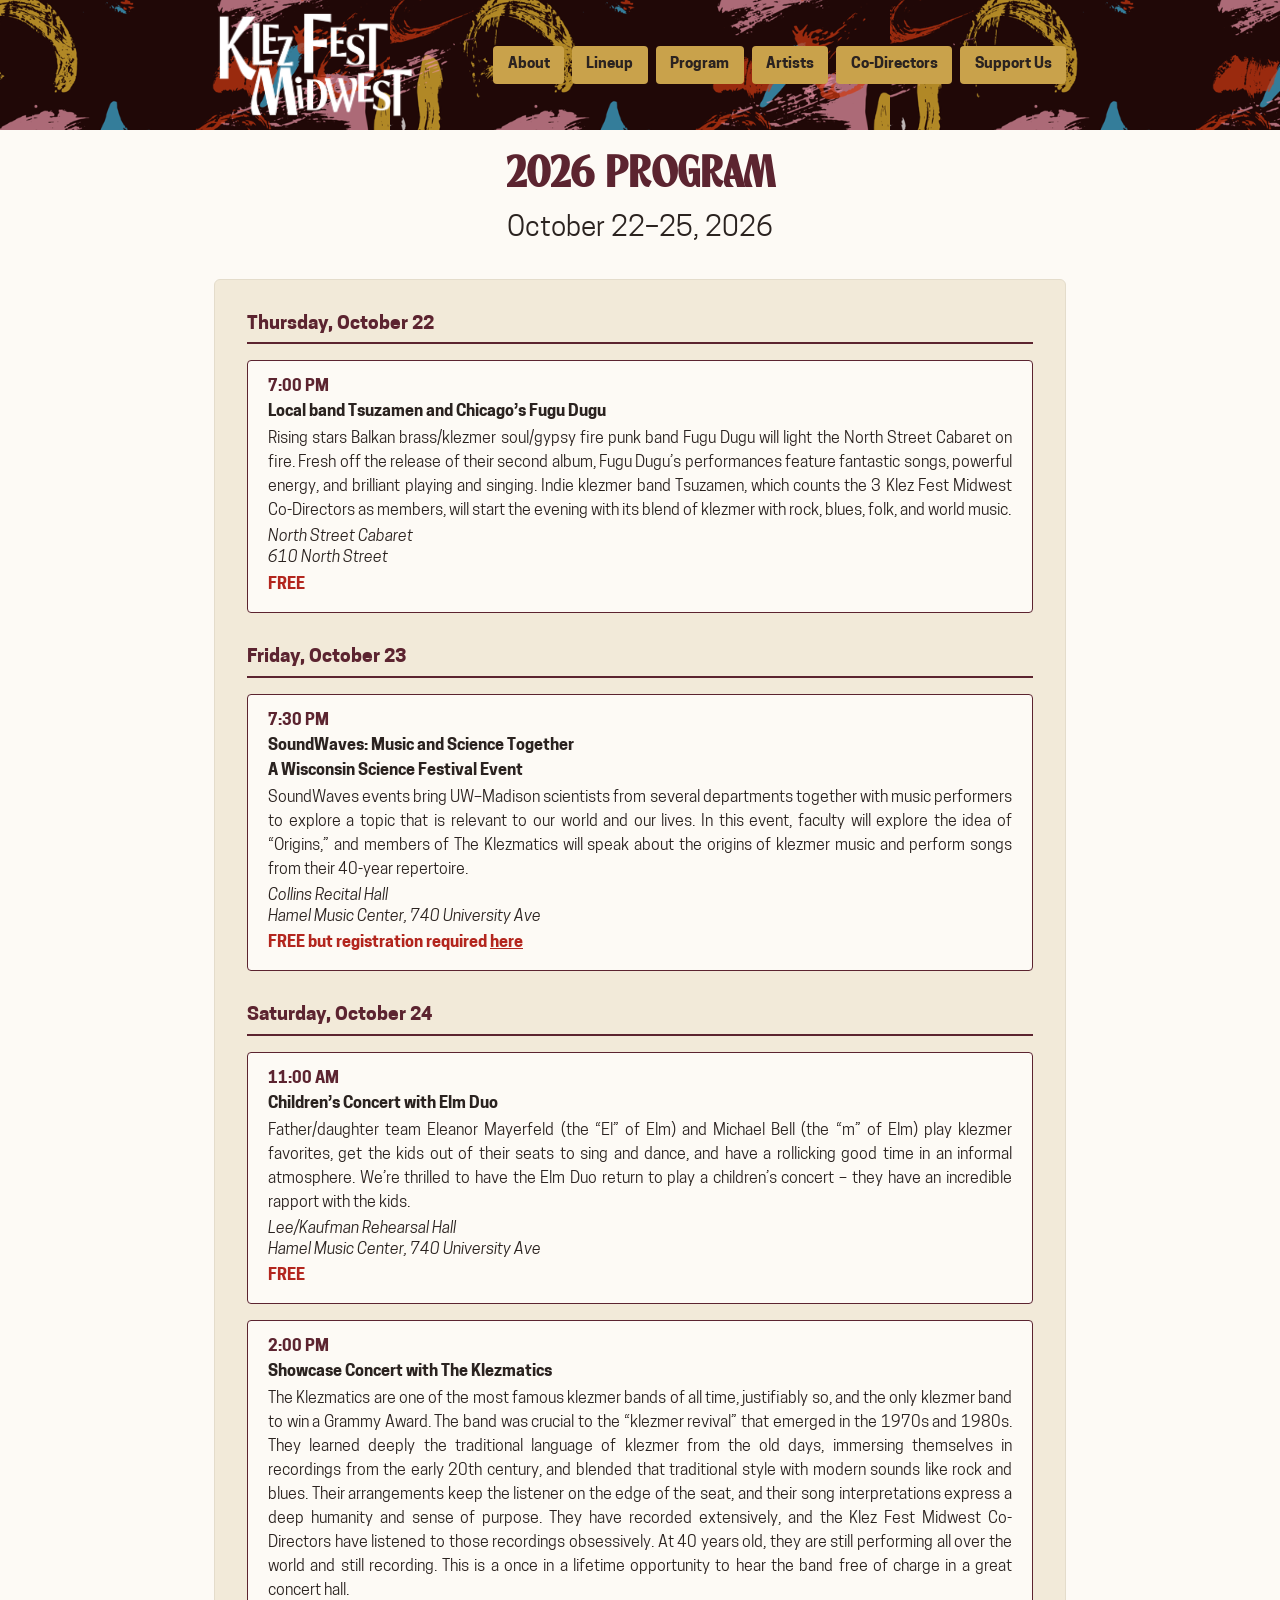
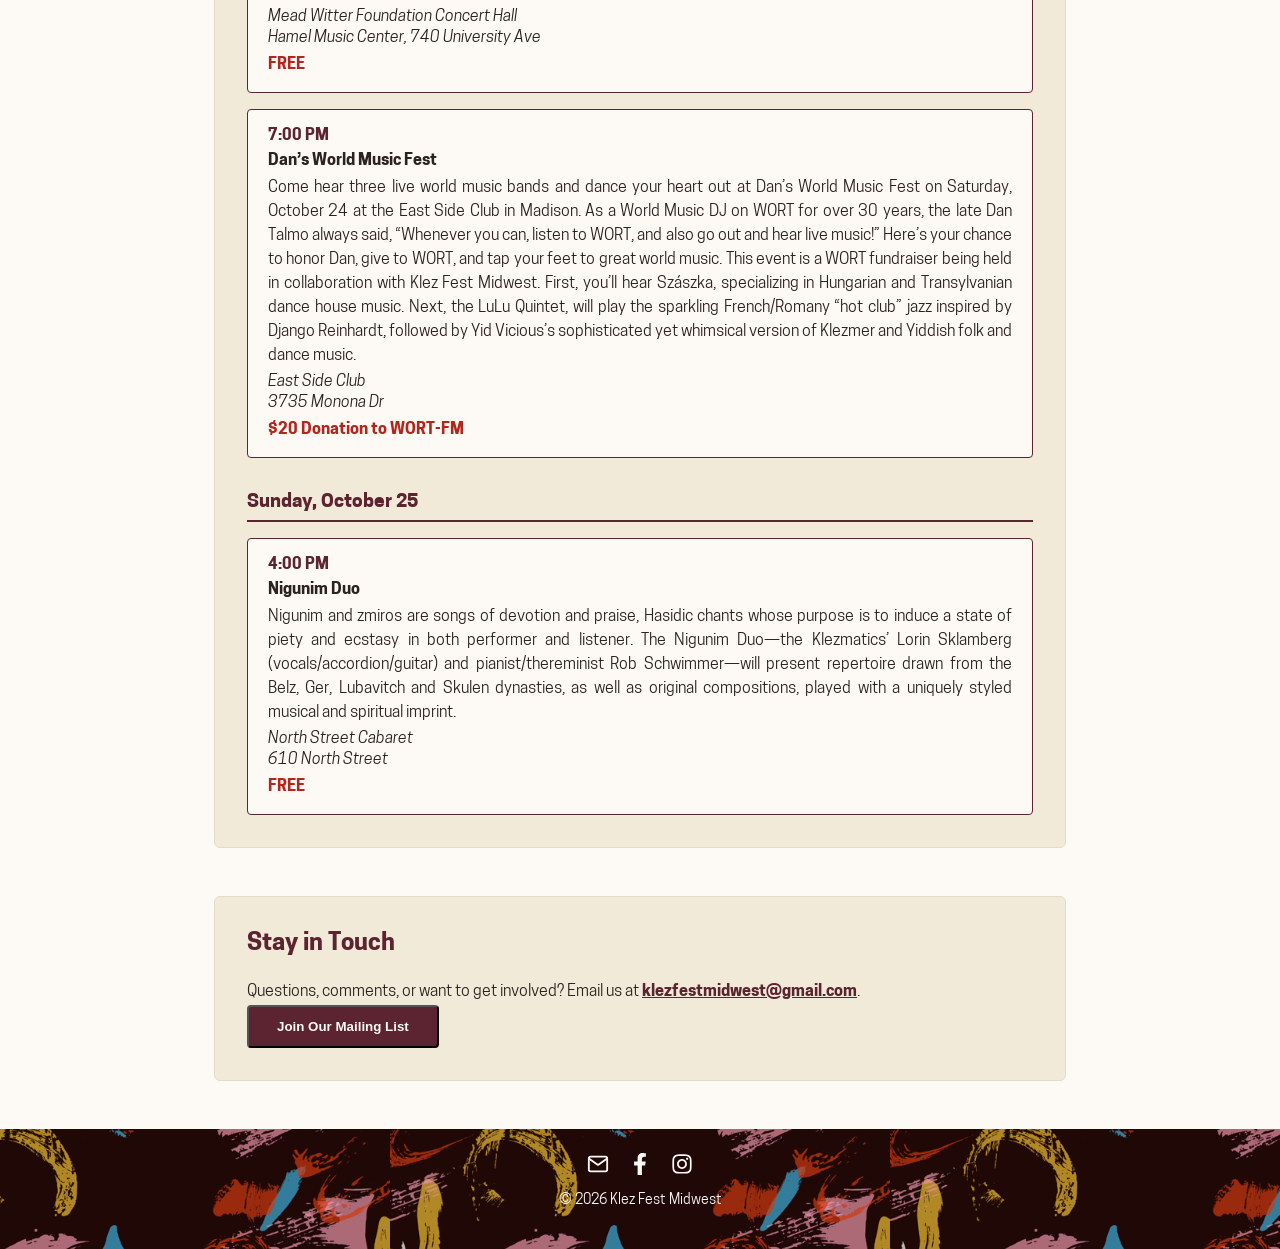
<file: program.html>
<!DOCTYPE html>
<html lang="en">
<head>
  <meta charset="UTF-8">
  <meta name="viewport" content="width=device-width, initial-scale=1.0">
  <title>Klez Fest Midwest &mdash; Program</title>
  <meta property="og:type" content="website">
  <meta property="og:site_name" content="Klez Fest Midwest">
  <meta property="og:title" content="Klez Fest Midwest &mdash; Program">
  <meta property="og:description" content="An annual klezmer music festival in Madison, Wisconsin &mdash; free and open to the public, October 22&ndash;25, 2026.">
  <meta property="og:image" content="https://klezfestmidwest.org/images/klezmatics.jpg">
  <meta property="og:image:width" content="1200">
  <meta property="og:image:height" content="798">
  <meta property="og:url" content="https://klezfestmidwest.org/program.html">
  <link rel="canonical" href="https://klezfestmidwest.org/program.html">
  <meta name="twitter:card" content="summary_large_image">
  <meta name="twitter:title" content="Klez Fest Midwest &mdash; Program">
  <meta name="twitter:description" content="An annual klezmer music festival in Madison, Wisconsin &mdash; free and open to the public, October 22&ndash;25, 2026.">
  <meta name="twitter:image" content="https://klezfestmidwest.org/images/klezmatics.jpg">
  <link rel="icon" href="images/favicon.ico">
  <link rel="apple-touch-icon" href="images/apple-touch-icon.png">
  <link rel="stylesheet" href="styles.css">
</head>
<body>

  <header class="site-header">
    <div class="header-inner">
      <a href="index.html"><img src="images/logo_text.png" alt="Klez Fest Midwest" class="banner"></a>
      <button class="nav-toggle" type="button" aria-expanded="false" aria-controls="site-nav" aria-label="Toggle navigation menu">
        <span class="nav-toggle-bar"></span>
        <span class="nav-toggle-bar"></span>
        <span class="nav-toggle-bar"></span>
      </button>
      <nav class="site-nav" id="site-nav">
        <a href="index.html#about" class="nav-btn">About</a>
        <a href="lineup.html" class="nav-btn">Lineup</a>
        <a href="program.html" class="nav-btn">Program</a>
        <a href="artists.html" class="nav-btn">Artists</a>
        <a href="co-directors.html" class="nav-btn">Co-Directors</a>
        <a href="support.html" class="nav-btn">Support Us</a>
      </nav>
    </div>
  </header>

  <main>
    <section class="hero">
      <h1>2026 Program</h1>
      <p class="dates">October 22&ndash;25, 2026</p>
    </section>

    <section class="schedule" id="program">
      <div class="schedule-day">
        <h3>Thursday, October 22</h3>
        <div class="event" id="tsuzamen-fugu-dugu">
          <p class="event-time">7:00 PM</p>
          <p class="event-title">Local band Tsuzamen and Chicago&rsquo;s Fugu Dugu</p>
          <p class="event-desc">Rising stars Balkan brass/klezmer soul/gypsy fire punk band Fugu Dugu will light the North Street Cabaret on fire. Fresh off the release of their second album, Fugu Dugu&rsquo;s performances feature fantastic songs, powerful energy, and brilliant playing and singing. Indie klezmer band Tsuzamen, which counts the 3 Klez Fest Midwest Co-Directors as members, will start the evening with its blend of klezmer with rock, blues, folk, and world music.</p>
          <p class="event-venue">North Street Cabaret</p>
          <p class="event-address">610 North Street</p>
          <p class="event-note event-note--free">FREE</p>
        </div>
      </div>

      <div class="schedule-day">
        <h3>Friday, October 23</h3>
        <div class="event" id="soundwaves">
          <p class="event-time">7:30 PM</p>
          <p class="event-title">SoundWaves: Music and Science Together</p>
          <p class="event-subtitle">A Wisconsin Science Festival Event</p>
          <p class="event-desc">SoundWaves events bring UW&ndash;Madison scientists from several departments together with music performers to explore a topic that is relevant to our world and our lives. In this event, faculty will explore the idea of &ldquo;Origins,&rdquo; and members of The Klezmatics will speak about the origins of klezmer music and perform songs from their 40-year repertoire.</p>
          <p class="event-venue">Collins Recital Hall</p>
          <p class="event-address">Hamel Music Center, 740 University Ave</p>
          <p class="event-note event-note--free">FREE but registration required <a href="https://www.eventbrite.com/e/soundwaves-origins-the-birth-of-everything-tickets-1998366662482" target="_blank" rel="noopener noreferrer">here</a></p>
        </div>
      </div>

      <div class="schedule-day">
        <h3>Saturday, October 24</h3>
        <div class="event" id="elm-duo">
          <p class="event-time">11:00 AM</p>
          <p class="event-title">Children&rsquo;s Concert with Elm Duo</p>
          <p class="event-desc">Father/daughter team Eleanor Mayerfeld (the &ldquo;El&rdquo; of Elm) and Michael Bell (the &ldquo;m&rdquo; of Elm) play klezmer favorites, get the kids out of their seats to sing and dance, and have a rollicking good time in an informal atmosphere. We&rsquo;re thrilled to have the Elm Duo return to play a children&rsquo;s concert &ndash; they have an incredible rapport with the kids.</p>
          <p class="event-venue">Lee/Kaufman Rehearsal Hall</p>
          <p class="event-address">Hamel Music Center, 740 University Ave</p>
          <p class="event-note event-note--free">FREE</p>
        </div>
        <div class="event" id="klezmatics-showcase">
          <p class="event-time">2:00 PM</p>
          <p class="event-title">Showcase Concert with The Klezmatics</p>
          <p class="event-desc">The Klezmatics are one of the most famous klezmer bands of all time, justifiably so, and the only klezmer band to win a Grammy Award. The band was crucial to the &ldquo;klezmer revival&rdquo; that emerged in the 1970s and 1980s. They learned deeply the traditional language of klezmer from the old days, immersing themselves in recordings from the early 20th century, and blended that traditional style with modern sounds like rock and blues. Their arrangements keep the listener on the edge of the seat, and their song interpretations express a deep humanity and sense of purpose. They have recorded extensively, and the Klez Fest Midwest Co-Directors have listened to those recordings obsessively. At 40 years old, they are still performing all over the world and still recording. This is a once in a lifetime opportunity to hear the band free of charge in a great concert hall.</p>
          <p class="event-venue">Mead Witter Foundation Concert Hall</p>
          <p class="event-address">Hamel Music Center, 740 University Ave</p>
          <p class="event-note event-note--free">FREE</p>
        </div>
        <div class="event" id="dans-world-music-fest">
          <p class="event-time">7:00 PM</p>
          <p class="event-title">Dan&rsquo;s World Music Fest</p>
          <p class="event-desc">Come hear three live world music bands and dance your heart out at Dan&rsquo;s World Music Fest on Saturday, October 24 at the East Side Club in Madison. As a World Music DJ on WORT for over 30 years, the late Dan Talmo always said, &ldquo;Whenever you can, listen to WORT, and also go out and hear live music!&rdquo; Here&rsquo;s your chance to honor Dan, give to WORT, and tap your feet to great world music. This event is a WORT fundraiser being held in collaboration with Klez Fest Midwest. First, you&rsquo;ll hear Sz&aacute;szka, specializing in Hungarian and Transylvanian dance house music. Next, the LuLu Quintet, will play the sparkling French/Romany &ldquo;hot club&rdquo; jazz inspired by Django Reinhardt, followed by Yid Vicious&rsquo;s sophisticated yet whimsical version of Klezmer and Yiddish folk and dance music.</p>
          <p class="event-venue">East Side Club</p>
          <p class="event-address">3735 Monona Dr</p>
          <p class="event-note event-note--cost">$20 Donation to WORT-FM</p>
        </div>
      </div>

      <div class="schedule-day">
        <h3>Sunday, October 25</h3>
        <div class="event" id="nigunim-duo">
          <p class="event-time">4:00 PM</p>
          <p class="event-title">Nigunim Duo</p>
          <p class="event-desc">Nigunim and zmiros are songs of devotion and praise, Hasidic chants whose purpose is to induce a state of piety and ecstasy in both performer and listener. The Nigunim Duo&mdash;the Klezmatics&rsquo; Lorin Sklamberg (vocals/accordion/guitar) and pianist/thereminist Rob Schwimmer&mdash;will present repertoire drawn from the Belz, Ger, Lubavitch and Skulen dynasties, as well as original compositions, played with a uniquely styled musical and spiritual imprint.</p>
          <p class="event-venue">North Street Cabaret</p>
          <p class="event-address">610 North Street</p>
          <p class="event-note event-note--free">FREE</p>
        </div>
      </div>
    </section>

    <section class="about" id="stay-in-touch">
      <h2>Stay in Touch</h2>
      <p>Questions, comments, or want to get involved? Email us at <a href="mailto:klezfestmidwest@gmail.com">klezfestmidwest@gmail.com</a>.</p>

      <button type="button" class="btn-home mailing-list-toggle" aria-expanded="false" aria-controls="mc_embed_signup">Join Our Mailing List</button>

      <div class="mailing-list-form" hidden>
        <div id="mc_embed_signup">
          <form action="https://klezfestmidwest.us13.list-manage.com/subscribe/post?u=78bee4bff34e07ac5d15fafb3&amp;id=4800d24a66&amp;f_id=00560de3f0" method="post" id="mc-embedded-subscribe-form" name="mc-embedded-subscribe-form" class="validate" target="_self" novalidate>
            <div id="mc_embed_signup_scroll">
              <div class="indicates-required"><span class="asterisk">*</span> indicates required</div>
              <div class="mc-field-group">
                <label for="mce-EMAIL">Email Address <span class="asterisk">*</span></label>
                <input type="email" name="EMAIL" class="required email" id="mce-EMAIL" required value="">
              </div>
              <div class="mc-field-group">
                <label for="mce-FNAME">First Name <span class="asterisk">*</span></label>
                <input type="text" name="FNAME" class="required text" id="mce-FNAME" required value="">
              </div>
              <div aria-hidden="true" style="position: absolute; left: -5000px;">
                <input type="text" name="b_78bee4bff34e07ac5d15fafb3_4800d24a66" tabindex="-1" value="">
              </div>
              <div class="clear">
                <input type="submit" name="subscribe" id="mc-embedded-subscribe" class="button btn-home" value="Subscribe">
              </div>
            </div>
          </form>
        </div>
        <div id="mce-responses" class="clear">
          <div class="response" id="mce-error-response" style="display: none;"></div>
          <div class="response" id="mce-success-response" style="display: none;"></div>
        </div>
      </div>
    </section>

  </main>

  <footer class="site-footer">
    <div class="contact">
      <a href="mailto:klezfestmidwest@gmail.com" class="contact-icon" aria-label="Email Klez Fest Midwest">
        <svg viewBox="0 0 24 24" fill="none" stroke="currentColor" stroke-width="2" stroke-linecap="round" stroke-linejoin="round"><path d="M4 4h16c1.1 0 2 .9 2 2v12c0 1.1-.9 2-2 2H4c-1.1 0-2-.9-2-2V6c0-1.1.9-2 2-2z"></path><polyline points="22,6 12,13 2,6"></polyline></svg>
      </a>
      <a href="https://www.facebook.com/KlezFestMidwest/" class="contact-icon" aria-label="Klez Fest Midwest on Facebook" target="_blank" rel="noopener noreferrer">
        <svg viewBox="0 0 320 512" fill="currentColor"><path d="M279.14 288l14.22-92.66h-88.91v-60.13c0-25.35 12.42-50.06 52.24-50.06h40.42V6.26S260.43 0 225.36 0c-73.22 0-121.08 44.38-121.08 124.72v70.62H22.89V288h81.39v224h100.17V288z"></path></svg>
      </a>
      <a href="https://www.instagram.com/klezfestmidwest" class="contact-icon" aria-label="Klez Fest Midwest on Instagram" target="_blank" rel="noopener noreferrer">
        <svg viewBox="0 0 448 512" fill="currentColor"><path d="M224.1 141c-63.6 0-114.9 51.3-114.9 114.9s51.3 114.9 114.9 114.9S339 319.5 339 255.9 287.7 141 224.1 141zm0 189.6c-41.1 0-74.7-33.5-74.7-74.7s33.5-74.7 74.7-74.7 74.7 33.5 74.7 74.7-33.6 74.7-74.7 74.7zm146.4-194.3c0 14.9-12 26.8-26.8 26.8-14.9 0-26.8-12-26.8-26.8s12-26.8 26.8-26.8 26.8 12 26.8 26.8zm76.1 27.2c-1.7-35.9-9.9-67.7-36.2-93.9-26.2-26.2-58-34.4-93.9-36.2-37-2.1-147.9-2.1-184.9 0-35.8 1.7-67.6 9.9-93.9 36.1s-34.4 58-36.2 93.9c-2.1 37-2.1 147.9 0 184.9 1.7 35.9 9.9 67.7 36.2 93.9s58 34.4 93.9 36.2c37 2.1 147.9 2.1 184.9 0 35.9-1.7 67.7-9.9 93.9-36.2 26.2-26.2 34.4-58 36.2-93.9 2.1-37 2.1-147.8 0-184.8zM398.8 388c-7.8 19.6-22.9 34.7-42.6 42.6-29.5 11.7-99.5 9-132.1 9s-102.7 2.6-132.1-9c-19.6-7.8-34.7-22.9-42.6-42.6-11.7-29.5-9-99.5-9-132.1s-2.6-102.7 9-132.1c7.8-19.6 22.9-34.7 42.6-42.6 29.5-11.7 99.5-9 132.1-9s102.7-2.6 132.1 9c19.6 7.8 34.7 22.9 42.6 42.6 11.7 29.5 9 99.5 9 132.1s2.7 102.7-9 132.1z"></path></svg>
      </a>
    </div>
    <p>&copy; 2026 Klez Fest Midwest</p>
  </footer>

  <script src="header-scroll.js" defer></script>
</body>
</html>
</file>
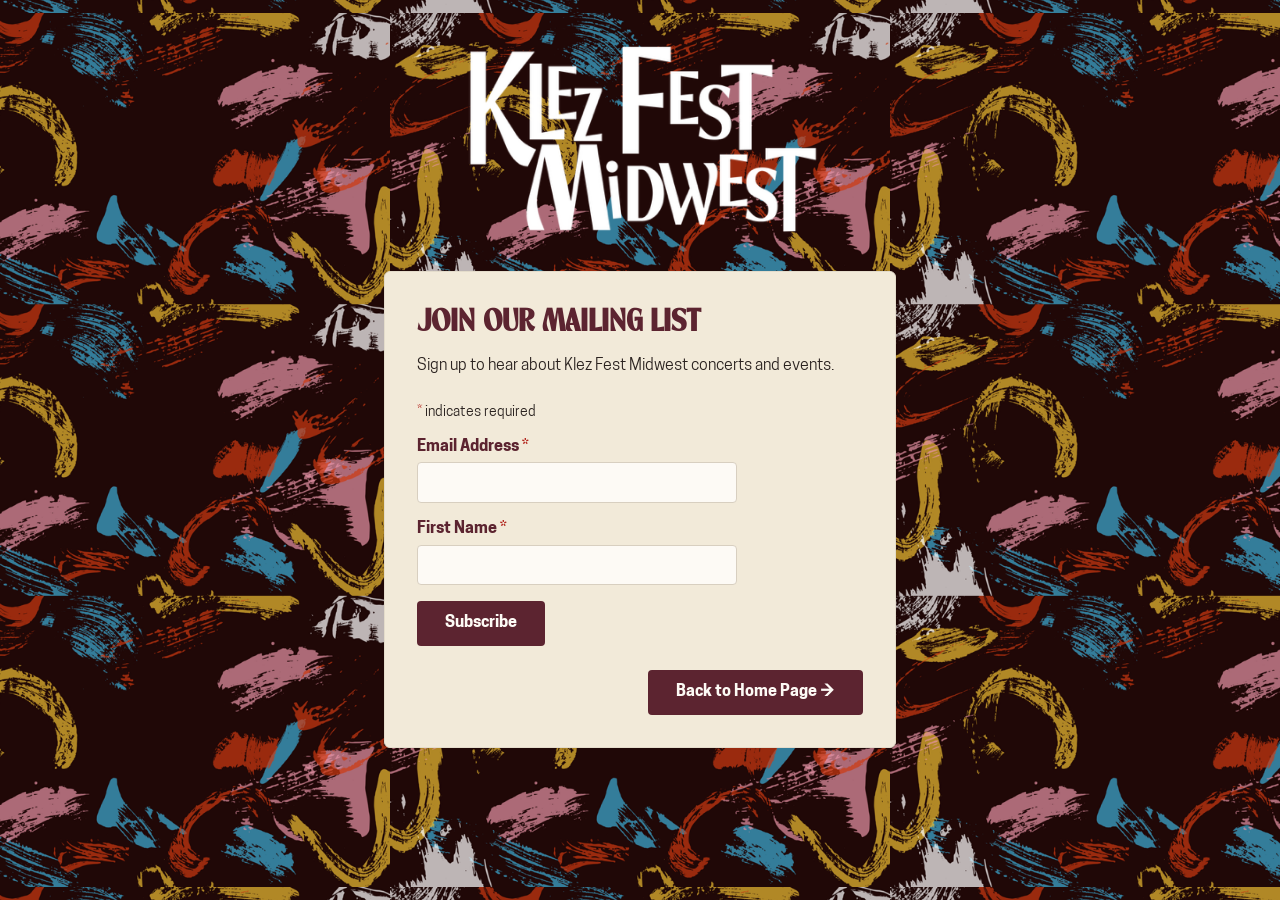
<file: subscribe.html>
<!DOCTYPE html>
<html lang="en">
<head>
  <meta charset="UTF-8">
  <meta name="viewport" content="width=device-width, initial-scale=1.0">
  <title>Klez Fest Midwest &mdash; Join Our Mailing List</title>
  <meta name="robots" content="noindex">
  <meta property="og:type" content="website">
  <meta property="og:site_name" content="Klez Fest Midwest">
  <meta property="og:title" content="Join the Klez Fest Midwest Mailing List">
  <meta property="og:description" content="Sign up to hear about Klez Fest Midwest concerts and events.">
  <meta property="og:image" content="https://klezfestmidwest.org/images/klezfest%20logo.jpeg">
  <meta property="og:image:width" content="539">
  <meta property="og:image:height" content="298">
  <meta property="og:url" content="https://klezfestmidwest.org/subscribe.html">
  <meta name="twitter:card" content="summary_large_image">
  <meta name="twitter:title" content="Join the Klez Fest Midwest Mailing List">
  <meta name="twitter:description" content="Sign up to hear about Klez Fest Midwest concerts and events.">
  <meta name="twitter:image" content="https://klezfestmidwest.org/images/klezfest%20logo.jpeg">
  <link rel="icon" href="images/favicon.ico">
  <link rel="apple-touch-icon" href="images/apple-touch-icon.png">
  <link rel="stylesheet" href="styles.css">
</head>
<body class="signup-page">

  <main class="signup-main">
    <img src="images/logo_text.png" alt="Klez Fest Midwest" class="signup-logo">

    <section class="about signup-card">
      <h1>Join Our Mailing List</h1>
      <p>Sign up to hear about Klez Fest Midwest concerts and events.</p>

      <div class="mailing-list-form">
        <div id="mc_embed_signup">
          <form action="https://klezfestmidwest.us13.list-manage.com/subscribe/post?u=78bee4bff34e07ac5d15fafb3&amp;id=4800d24a66&amp;f_id=00560de3f0" method="post" id="mc-embedded-subscribe-form" name="mc-embedded-subscribe-form" class="validate" target="_self" novalidate>
            <div id="mc_embed_signup_scroll">
              <div class="indicates-required"><span class="asterisk">*</span> indicates required</div>
              <div class="mc-field-group">
                <label for="mce-EMAIL">Email Address <span class="asterisk">*</span></label>
                <input type="email" name="EMAIL" class="required email" id="mce-EMAIL" required value="">
              </div>
              <div class="mc-field-group">
                <label for="mce-FNAME">First Name <span class="asterisk">*</span></label>
                <input type="text" name="FNAME" class="required text" id="mce-FNAME" required value="">
              </div>
              <div aria-hidden="true" style="position: absolute; left: -5000px;">
                <input type="text" name="b_78bee4bff34e07ac5d15fafb3_4800d24a66" tabindex="-1" value="">
              </div>
              <div class="clear">
                <input type="submit" name="subscribe" id="mc-embedded-subscribe" class="button btn-home" value="Subscribe">
              </div>
            </div>
          </form>
        </div>
        <div id="mce-responses" class="clear">
          <div class="response" id="mce-error-response" style="display: none;"></div>
          <div class="response" id="mce-success-response" style="display: none;"></div>
        </div>
      </div>

      <div class="signup-back-row">
        <a href="index.html" class="btn-home signup-back">Back to Home Page &rarr;</a>
      </div>
    </section>
  </main>

  <script src="header-scroll.js" defer></script>
</body>
</html>
</file>
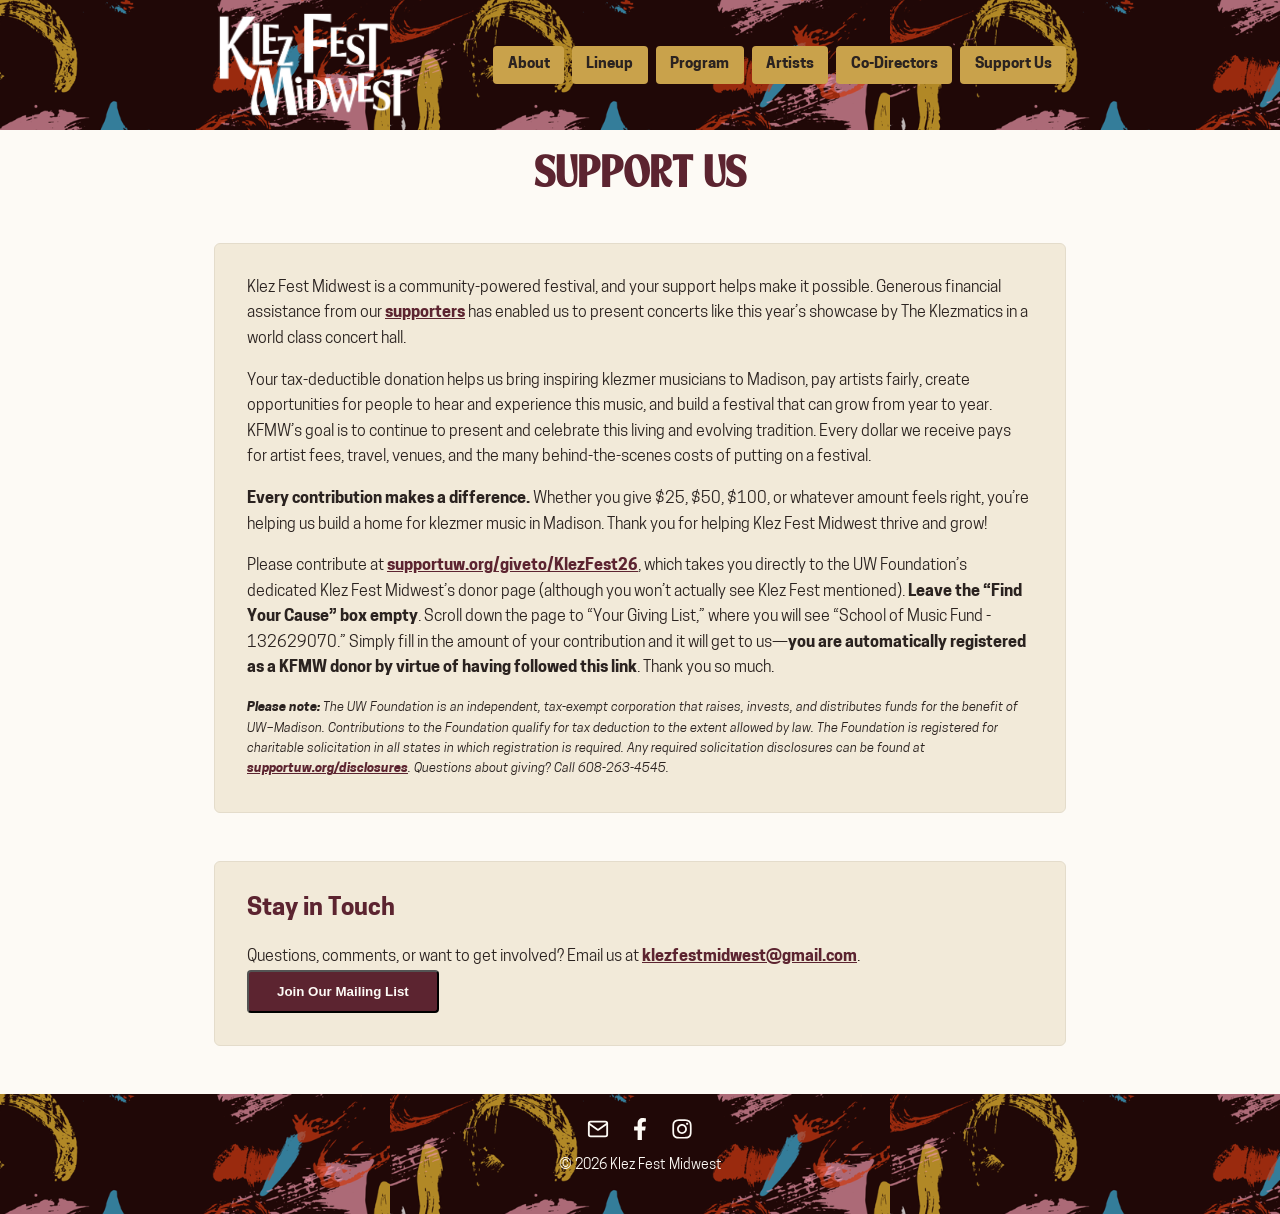
<file: support.html>
<!DOCTYPE html>
<html lang="en">
<head>
  <meta charset="UTF-8">
  <meta name="viewport" content="width=device-width, initial-scale=1.0">
  <title>Klez Fest Midwest &mdash; Support Us</title>
  <meta property="og:type" content="website">
  <meta property="og:site_name" content="Klez Fest Midwest">
  <meta property="og:title" content="Klez Fest Midwest &mdash; Support Us">
  <meta property="og:description" content="An annual klezmer music festival in Madison, Wisconsin &mdash; free and open to the public, October 22&ndash;25, 2026.">
  <meta property="og:image" content="https://klezfestmidwest.org/images/klezmatics.jpg">
  <meta property="og:image:width" content="1200">
  <meta property="og:image:height" content="798">
  <meta property="og:url" content="https://klezfestmidwest.org/support.html">
  <link rel="canonical" href="https://klezfestmidwest.org/support.html">
  <meta name="twitter:card" content="summary_large_image">
  <meta name="twitter:title" content="Klez Fest Midwest &mdash; Support Us">
  <meta name="twitter:description" content="An annual klezmer music festival in Madison, Wisconsin &mdash; free and open to the public, October 22&ndash;25, 2026.">
  <meta name="twitter:image" content="https://klezfestmidwest.org/images/klezmatics.jpg">
  <link rel="icon" href="images/favicon.ico">
  <link rel="apple-touch-icon" href="images/apple-touch-icon.png">
  <link rel="stylesheet" href="styles.css">
</head>
<body>

  <header class="site-header">
    <div class="header-inner">
      <a href="index.html"><img src="images/logo_text.png" alt="Klez Fest Midwest" class="banner"></a>
      <button class="nav-toggle" type="button" aria-expanded="false" aria-controls="site-nav" aria-label="Toggle navigation menu">
        <span class="nav-toggle-bar"></span>
        <span class="nav-toggle-bar"></span>
        <span class="nav-toggle-bar"></span>
      </button>
      <nav class="site-nav" id="site-nav">
        <a href="index.html#about" class="nav-btn">About</a>
        <a href="lineup.html" class="nav-btn">Lineup</a>
        <a href="program.html" class="nav-btn">Program</a>
        <a href="artists.html" class="nav-btn">Artists</a>
        <a href="co-directors.html" class="nav-btn">Co-Directors</a>
        <a href="support.html" class="nav-btn">Support Us</a>
      </nav>
    </div>
  </header>

  <main>
    <section class="hero">
      <h1>Support Us</h1>
    </section>

    <section class="about" id="support">
      <p>Klez Fest Midwest is a community-powered festival, and your support helps make it possible. Generous financial assistance from our <a href="index.html#sponsors">supporters</a> has enabled us to present concerts like this year&rsquo;s showcase by The Klezmatics in a world class concert hall.</p>
      <p>Your tax-deductible donation helps us bring inspiring klezmer musicians to Madison, pay artists fairly, create opportunities for people to hear and experience this music, and build a festival that can grow from year to year. KFMW&rsquo;s goal is to continue to present and celebrate this living and evolving tradition. Every dollar we receive pays for artist fees, travel, venues, and the many behind-the-scenes costs of putting on a festival.</p>
      <p><strong>Every contribution makes a difference.</strong> Whether you give $25, $50, $100, or whatever amount feels right, you&rsquo;re helping us build a home for klezmer music in Madison. Thank you for helping Klez Fest Midwest thrive and grow!</p>
      <p>Please contribute at <strong><a href="https://supportuw.org/giveto/KlezFest26" target="_blank" rel="noopener noreferrer">supportuw.org/giveto/KlezFest26</a></strong>, which takes you directly to the UW Foundation&rsquo;s dedicated Klez Fest Midwest&rsquo;s donor page (although you won&rsquo;t actually see Klez Fest mentioned). <strong>Leave the &ldquo;Find Your Cause&rdquo; box empty</strong>. Scroll down the page to &ldquo;Your Giving List,&rdquo; where you will see &ldquo;School of Music Fund - 132629070.&rdquo; Simply fill in the amount of your contribution and it will get to us&mdash;<strong>you are automatically registered as a KFMW donor by virtue of having followed this link</strong>. Thank you so much.</p>
      <p class="fine-print"><strong>Please note:</strong> The UW Foundation is an independent, tax-exempt corporation that raises, invests, and distributes funds for the benefit of UW&ndash;Madison. Contributions to the Foundation qualify for tax deduction to the extent allowed by law. The Foundation is registered for charitable solicitation in all states in which registration is required. Any required solicitation disclosures can be found at <a href="https://supportuw.org/disclosures" target="_blank" rel="noopener noreferrer">supportuw.org/disclosures</a>. Questions about giving? Call 608-263-4545.</p>
    </section>

    <section class="about" id="stay-in-touch">
      <h2>Stay in Touch</h2>
      <p>Questions, comments, or want to get involved? Email us at <a href="mailto:klezfestmidwest@gmail.com">klezfestmidwest@gmail.com</a>.</p>

      <button type="button" class="btn-home mailing-list-toggle" aria-expanded="false" aria-controls="mc_embed_signup">Join Our Mailing List</button>

      <div class="mailing-list-form" hidden>
        <div id="mc_embed_signup">
          <form action="https://klezfestmidwest.us13.list-manage.com/subscribe/post?u=78bee4bff34e07ac5d15fafb3&amp;id=4800d24a66&amp;f_id=00560de3f0" method="post" id="mc-embedded-subscribe-form" name="mc-embedded-subscribe-form" class="validate" target="_self" novalidate>
            <div id="mc_embed_signup_scroll">
              <div class="indicates-required"><span class="asterisk">*</span> indicates required</div>
              <div class="mc-field-group">
                <label for="mce-EMAIL">Email Address <span class="asterisk">*</span></label>
                <input type="email" name="EMAIL" class="required email" id="mce-EMAIL" required value="">
              </div>
              <div class="mc-field-group">
                <label for="mce-FNAME">First Name <span class="asterisk">*</span></label>
                <input type="text" name="FNAME" class="required text" id="mce-FNAME" required value="">
              </div>
              <div aria-hidden="true" style="position: absolute; left: -5000px;">
                <input type="text" name="b_78bee4bff34e07ac5d15fafb3_4800d24a66" tabindex="-1" value="">
              </div>
              <div class="clear">
                <input type="submit" name="subscribe" id="mc-embedded-subscribe" class="button btn-home" value="Subscribe">
              </div>
            </div>
          </form>
        </div>
        <div id="mce-responses" class="clear">
          <div class="response" id="mce-error-response" style="display: none;"></div>
          <div class="response" id="mce-success-response" style="display: none;"></div>
        </div>
      </div>
    </section>

  </main>

  <footer class="site-footer">
    <div class="contact">
      <a href="mailto:klezfestmidwest@gmail.com" class="contact-icon" aria-label="Email Klez Fest Midwest">
        <svg viewBox="0 0 24 24" fill="none" stroke="currentColor" stroke-width="2" stroke-linecap="round" stroke-linejoin="round"><path d="M4 4h16c1.1 0 2 .9 2 2v12c0 1.1-.9 2-2 2H4c-1.1 0-2-.9-2-2V6c0-1.1.9-2 2-2z"></path><polyline points="22,6 12,13 2,6"></polyline></svg>
      </a>
      <a href="https://www.facebook.com/KlezFestMidwest/" class="contact-icon" aria-label="Klez Fest Midwest on Facebook" target="_blank" rel="noopener noreferrer">
        <svg viewBox="0 0 320 512" fill="currentColor"><path d="M279.14 288l14.22-92.66h-88.91v-60.13c0-25.35 12.42-50.06 52.24-50.06h40.42V6.26S260.43 0 225.36 0c-73.22 0-121.08 44.38-121.08 124.72v70.62H22.89V288h81.39v224h100.17V288z"></path></svg>
      </a>
      <a href="https://www.instagram.com/klezfestmidwest" class="contact-icon" aria-label="Klez Fest Midwest on Instagram" target="_blank" rel="noopener noreferrer">
        <svg viewBox="0 0 448 512" fill="currentColor"><path d="M224.1 141c-63.6 0-114.9 51.3-114.9 114.9s51.3 114.9 114.9 114.9S339 319.5 339 255.9 287.7 141 224.1 141zm0 189.6c-41.1 0-74.7-33.5-74.7-74.7s33.5-74.7 74.7-74.7 74.7 33.5 74.7 74.7-33.6 74.7-74.7 74.7zm146.4-194.3c0 14.9-12 26.8-26.8 26.8-14.9 0-26.8-12-26.8-26.8s12-26.8 26.8-26.8 26.8 12 26.8 26.8zm76.1 27.2c-1.7-35.9-9.9-67.7-36.2-93.9-26.2-26.2-58-34.4-93.9-36.2-37-2.1-147.9-2.1-184.9 0-35.8 1.7-67.6 9.9-93.9 36.1s-34.4 58-36.2 93.9c-2.1 37-2.1 147.9 0 184.9 1.7 35.9 9.9 67.7 36.2 93.9s58 34.4 93.9 36.2c37 2.1 147.9 2.1 184.9 0 35.9-1.7 67.7-9.9 93.9-36.2 26.2-26.2 34.4-58 36.2-93.9 2.1-37 2.1-147.8 0-184.8zM398.8 388c-7.8 19.6-22.9 34.7-42.6 42.6-29.5 11.7-99.5 9-132.1 9s-102.7 2.6-132.1-9c-19.6-7.8-34.7-22.9-42.6-42.6-11.7-29.5-9-99.5-9-132.1s-2.6-102.7 9-132.1c7.8-19.6 22.9-34.7 42.6-42.6 29.5-11.7 99.5-9 132.1-9s102.7-2.6 132.1 9c19.6 7.8 34.7 22.9 42.6 42.6 11.7 29.5 9 99.5 9 132.1s2.7 102.7-9 132.1z"></path></svg>
      </a>
    </div>
    <p>&copy; 2026 Klez Fest Midwest</p>
  </footer>

  <script src="header-scroll.js" defer></script>
</body>
</html>
</file>
<file: styles.css>
@font-face {
  font-family: 'Desert Folk';
  src: url("fonts/desertfolk-font/dessertfolk.ttf") format("truetype");
  font-weight: normal;
  font-style: normal;
  font-display: swap;
}

@font-face {
  font-family: 'Cooper Hewitt';
  src: url("fonts/cooper-hewitt/CooperHewitt-Book.woff") format("woff");
  font-weight: normal;
  font-style: normal;
  font-display: swap;
}

@font-face {
  font-family: 'Cooper Hewitt';
  src: url("fonts/cooper-hewitt/CooperHewitt-BookItalic.woff") format("woff");
  font-weight: normal;
  font-style: italic;
  font-display: swap;
}

@font-face {
  font-family: 'Cooper Hewitt';
  src: url("fonts/cooper-hewitt/CooperHewitt-Semibold.woff") format("woff");
  font-weight: 600;
  font-style: normal;
  font-display: swap;
}

@font-face {
  font-family: 'Cooper Hewitt';
  src: url("fonts/cooper-hewitt/CooperHewitt-Bold.woff") format("woff");
  font-weight: bold;
  font-style: normal;
  font-display: swap;
}

@font-face {
  font-family: 'Cooper Hewitt';
  src: url("fonts/cooper-hewitt/CooperHewitt-BoldItalic.woff") format("woff");
  font-weight: bold;
  font-style: italic;
  font-display: swap;
}

:root {
  --maroon: #5c2430;
  --gold: #c9a24b;
  --red: #b3261e;
  --ink: #2b2320;
  --paper: #fdfaf5;
}

* {
  box-sizing: border-box;
}

html {
  scroll-padding-top: 190px;
}

body {
  margin: 0;
  font-family: 'Cooper Hewitt', Georgia, 'Times New Roman', serif;
  background: var(--paper);
  color: var(--ink);
}

.site-header {
  background: var(--maroon) url("images/klezfest-background.png") center / 500px auto repeat;
  padding: 0.6rem 0;
  position: sticky;
  top: 0;
  z-index: 100;
  transition: transform 0.25s ease;
}

.site-header--hidden {
  transform: translateY(-100%);
}

@media (prefers-reduced-motion: reduce) {
  .site-header {
    transition: none;
  }
}

.header-inner {
  max-width: 900px;
  margin: 0 auto;
  padding: 0 1.5rem;
  display: flex;
  align-items: center;
  justify-content: space-between;
  flex-wrap: wrap;
  gap: 1rem;
}

.banner {
  display: block;
  width: 100%;
  max-width: 200px;
  height: auto;
}

.site-nav {
  display: flex;
  gap: 0.5rem;
}

.nav-toggle {
  display: none;
}

.nav-btn {
  display: inline-block;
  background: var(--gold);
  color: var(--ink);
  text-decoration: none;
  font-weight: bold;
  font-size: 0.95rem;
  padding: 0.55rem 0.9rem;
  border-radius: 4px;
  transition: opacity 0.15s ease;
}

.nav-btn:hover {
  opacity: 0.85;
}

main {
  max-width: 900px;
  margin: 0 auto;
  padding: 0 1.5rem;
}

.hero {
  text-align: center;
  padding: 1.25rem 1rem 2rem;
}

.hero h1 {
  font-family: 'Desert Folk', 'Cooper Hewitt', Georgia, 'Times New Roman', serif;
  font-size: 2.75rem;
  margin: 0 0 0.5rem;
  color: var(--maroon);
}

.hero .location {
  font-size: 1.2rem;
  font-weight: bold;
  margin: 0 0 0.5rem;
  color: var(--gold);
}

.hero .dates {
  font-size: 1.75rem;
  margin: 0;
  color: var(--ink);
}

#home-hero .dates {
  font-size: 1.2rem;
  font-weight: bold;
  color: var(--maroon);
}

.featured {
  display: flex;
  flex-wrap: wrap;
  align-items: center;
  gap: 2rem;
  padding: 2rem 0 4rem;
  border-top: 1px solid #e4dccb;
}

.featured-photo-wrap {
  flex: 1 1 320px;
  width: 100%;
  max-width: 420px;
}

.featured-photo {
  width: 100%;
  border-radius: 4px;
}

.featured-info {
  flex: 1 1 320px;
}

.featured-info h2 {
  font-family: 'Desert Folk', 'Cooper Hewitt', Georgia, 'Times New Roman', serif;
  font-size: 1.9rem;
  margin: 0 0 0.5rem;
  color: var(--maroon);
}

.featured-tagline {
  font-size: 1.2rem;
  font-weight: bold;
  color: var(--gold);
  margin: 0 0 1rem;
}

.performance-time {
  font-size: 1.2rem;
  font-weight: bold;
  color: var(--maroon);
  margin: 0 0 1rem;
}

.free-notice {
  display: inline-block;
  background: var(--gold);
  color: var(--ink);
  font-weight: bold;
  font-size: 1.1rem;
  line-height: 1.4;
  padding: 0.75rem 1rem;
  border-radius: 4px;
  margin: 0 0 1.25rem;
}

.venue {
  line-height: 1.6;
  margin: 0 0 1.25rem;
  color: var(--maroon);
}

.schedule {
  background: #f2ead9;
  border: 1px solid #e4dccb;
  border-radius: 6px;
  padding: 2rem;
  margin: 0 0 3rem;
}

.schedule h2 {
  margin-top: 0;
  color: var(--maroon);
}

.schedule-day {
  margin-bottom: 2rem;
}

.schedule-day:last-child {
  margin-bottom: 0;
}

.schedule-day h3 {
  color: var(--maroon);
  border-bottom: 2px solid var(--maroon);
  padding-bottom: 0.35rem;
  margin: 0 0 1rem;
}

.event {
  background: var(--paper);
  border: 1px solid var(--maroon);
  border-radius: 4px;
  padding: 1rem 1.25rem;
  margin-bottom: 1rem;
}

.event:last-child {
  margin-bottom: 0;
}

.event-time {
  font-weight: bold;
  color: var(--maroon);
  margin: 0 0 0.25rem;
}

.event-title {
  font-weight: bold;
  margin: 0 0 0.25rem;
}

.event-desc {
  line-height: 1.5;
  margin: 0 0 0.25rem;
}

.event-subtitle {
  font-weight: bold;
  margin: 0 0 0.25rem;
}

#program .event-desc {
  text-align: justify;
}

.event-venue {
  font-style: italic;
  margin: 0;
}

.event-address {
  font-style: italic;
  margin: 0;
}

.event-tag {
  color: var(--gold);
  font-weight: bold;
  margin: 0.35rem 0 0;
}

.event-note {
  color: var(--gold);
  font-weight: bold;
  margin: 0.35rem 0 0;
}

.event-note--free,
.event-note--cost {
  color: var(--red);
}

.event-note a {
  color: inherit;
  text-decoration: underline;
}

.read-more {
  display: inline-block;
  margin: 0.6rem 0 0;
  color: var(--maroon);
  font-size: 0.9rem;
  font-weight: bold;
  text-decoration: underline;
  transition: color 0.15s ease;
}

.read-more:hover,
.read-more:focus-visible {
  color: var(--gold);
}

.about {
  background: #f2ead9;
  border: 1px solid #e4dccb;
  border-radius: 6px;
  padding: 2rem;
  margin: 0 0 3rem;
}

.about h2 {
  margin-top: 0;
  color: var(--maroon);
}

.about p {
  line-height: 1.6;
  margin: 0;
}

.about p + p {
  margin-top: 1rem;
}

.about p a {
  color: var(--maroon);
  font-weight: bold;
}

.fine-print {
  font-size: 0.8rem;
  font-style: italic;
  color: var(--ink);
}

.mailing-list-form {
  margin-top: 1.5rem;
}

.indicates-required {
  font-size: 0.85rem;
  margin: 0 0 1rem;
}

.asterisk {
  color: var(--red);
}

.mc-field-group {
  margin: 0 0 1rem;
}

.mc-field-group label {
  display: block;
  font-weight: bold;
  color: var(--maroon);
  margin-bottom: 0.3rem;
}

.mc-field-group input {
  width: 100%;
  max-width: 320px;
  padding: 0.55rem 0.75rem;
  border: 1px solid #d8cfc0;
  border-radius: 4px;
  font-family: inherit;
  font-size: 1rem;
  color: var(--ink);
  background: var(--paper);
}

.mc-field-group input:focus {
  outline: none;
  border-color: var(--gold);
  box-shadow: 0 0 0 3px rgba(201, 162, 75, 0.3);
}

.response {
  font-weight: bold;
  margin: 0.75rem 0;
}

#mce-success-response {
  color: var(--maroon);
}

#mce-error-response {
  color: var(--red);
}

#mc-embedded-subscribe {
  border: none;
  cursor: pointer;
  font-family: inherit;
  font-size: 1rem;
}

.signup-page {
  background: var(--maroon) url("images/klezfest-background.png") center / 500px auto repeat;
  min-height: 100vh;
}

.signup-main {
  max-width: 560px;
  padding: 2.5rem 1.5rem 3rem;
}

.signup-logo {
  display: block;
  width: 100%;
  max-width: 360px;
  height: auto;
  margin: 0 auto 2rem;
}

.signup-card {
  margin-bottom: 0;
}

.signup-card h1 {
  font-family: 'Desert Folk', 'Cooper Hewitt', Georgia, 'Times New Roman', serif;
  font-size: 2rem;
  margin: 0 0 0.75rem;
  color: var(--maroon);
}

.signup-back-row {
  text-align: right;
  margin-top: 1.5rem;
}

.signup-back {
  background: var(--gold);
  color: var(--ink);
}

.signup-back:hover,
.signup-back:focus-visible {
  background: var(--maroon);
  color: var(--paper);
}

.error-hero h1 {
  font-size: 6rem;
}

.error-page {
  text-align: center;
}

.error-page p {
  margin: 0 0 1.5rem;
}

.btn-home {
  display: inline-block;
  background: var(--maroon);
  color: var(--paper);
  padding: 0.75rem 1.75rem;
  border-radius: 4px;
  font-weight: bold;
  text-decoration: none;
  transition: background 0.15s ease, color 0.15s ease;
}

.btn-home:hover,
.btn-home:focus-visible {
  background: var(--gold);
  color: var(--ink);
}

.sponsor-grid {
  display: flex;
  flex-wrap: wrap;
  align-items: center;
  justify-content: center;
  gap: 2rem;
}

.sponsor-logo {
  max-height: 80px;
  max-width: 280px;
  width: auto;
  height: auto;
}

.pull-quote {
  margin: 1.5rem 0 1.5rem;
  padding: 0.25rem 0 0.25rem 1.5rem;
  border-left: 4px solid var(--gold);
}

.about .pull-quote p,
.featured-photo-wrap .pull-quote p {
  font-style: italic;
  font-size: 1.15rem;
  line-height: 1.6;
  color: var(--maroon);
  margin: 0 0 0.6rem;
}

.pull-quote footer {
  font-size: 0.9rem;
  color: var(--maroon);
}

.site-footer {
  text-align: center;
  padding: 1.5rem;
  background: var(--maroon) url("images/klezfest-background.png") center / 500px auto repeat;
  color: var(--paper);
  font-size: 0.9rem;
}

.contact {
  display: flex;
  justify-content: center;
  gap: 1.25rem;
  margin-bottom: 1rem;
}

.contact-icon {
  display: inline-flex;
  color: var(--paper);
}

.contact-icon:hover {
  color: var(--gold);
}

.contact-icon svg {
  width: 22px;
  height: 22px;
}

.lineup {
  margin: 0 0 3rem;
}

.lineup-row {
  display: grid;
  grid-template-columns: minmax(200px, 320px) 1px 1fr;
  align-items: stretch;
}

.lineup-row + .lineup-row {
  border-top: 1px solid #e4dccb;
}

.lineup-info {
  padding: 1.5rem 1.5rem 1.5rem 0;
}

.lineup-divider {
  background: var(--maroon);
  width: 1px;
}

.lineup-panel {
  padding: 1.5rem 0 1.5rem 1.5rem;
  display: flex;
  flex-wrap: nowrap;
  align-items: flex-start;
  gap: 0.75rem;
  overflow-x: auto;
}

.band-card {
  display: inline-flex;
  flex-direction: column;
  flex-shrink: 0;
  align-items: center;
  gap: 0.5rem;
  background: var(--paper);
  border: 1px solid var(--maroon);
  border-radius: 4px;
  padding: 0.6rem;
  text-decoration: none;
}

.band-card img {
  height: 110px;
  width: auto;
  border-radius: 3px;
  display: block;
}

.band-card .band-name {
  font-weight: bold;
  font-size: 0.9rem;
  color: var(--maroon);
  text-align: center;
  margin: 0;
}

.artists {
  background: #f2ead9;
  border: 1px solid #e4dccb;
  border-radius: 6px;
  padding: 2rem;
  margin: 0 0 3rem;
}

.artist-bio {
  display: flex;
  flex-direction: column;
  gap: 1rem;
  background: var(--paper);
  border: 1px solid var(--maroon);
  border-radius: 4px;
  padding: 1.5rem;
  margin-bottom: 1.5rem;
}

.artist-bio:last-child {
  margin-bottom: 0;
}

.artist-bio h3 {
  margin: 0;
  color: var(--maroon);
  font-size: 1.85rem;
  text-align: center;
}

.artist-photo {
  width: 100%;
  height: auto;
  border-radius: 4px;
  display: block;
}

.director-photo {
  width: 100%;
  max-width: 220px;
  height: auto;
  border-radius: 4px;
  display: block;
  margin: 0 auto;
}

.artist-bio.director-bio {
  flex-direction: row;
  flex-wrap: wrap;
  align-items: center;
}

.director-bio .director-photo {
  flex: 1 1 220px;
  max-width: 220px;
  margin: 0;
}

.director-info {
  flex: 2 1 320px;
  min-width: 0;
}

.director-info h3 {
  text-align: left;
  margin: 0 0 0.75rem;
}

@media (max-width: 600px) {
  .artist-bio.director-bio {
    flex-direction: column;
  }

  .director-bio .director-photo {
    max-width: 100%;
  }

  .director-info h3 {
    text-align: center;
  }
}

.photo-wrap {
  position: relative;
  display: block;
}

.photo-credit {
  position: absolute;
  bottom: 0.4rem;
  right: 0.6rem;
  color: #fff;
  font-size: 0.7rem;
  text-shadow: 0 1px 2px rgba(0, 0, 0, 0.7);
  pointer-events: none;
}

.artist-photo-group {
  display: flex;
  align-items: flex-start;
  gap: 0.5rem;
  width: 100%;
}

.artist-photo-group > img,
.artist-photo-group > .photo-item {
  flex: 1 1 0;
  width: 0;
  min-width: 0;
  aspect-ratio: 936 / 579;
  border-radius: 4px;
  display: block;
  position: relative;
}

.artist-photo-group > img {
  object-fit: cover;
  object-position: top;
}

.artist-photo-group > .photo-item img {
  width: 100%;
  height: 100%;
  object-fit: cover;
  object-position: top;
  border-radius: 4px;
  display: block;
}

.artist-text p {
  line-height: 1.6;
  margin: 0 0 1rem;
  text-align: justify;
}

.artist-text p:last-child {
  margin-bottom: 0;
}

@media (max-width: 600px) {
  html {
    scroll-padding-top: 230px;
  }

  .hero h1 {
    font-size: 2.1rem;
  }

  .error-hero h1 {
    font-size: 4rem;
  }

  .nav-toggle {
    display: inline-flex;
    flex-direction: column;
    justify-content: center;
    align-items: center;
    gap: 5px;
    width: 40px;
    height: 40px;
    padding: 0;
    background: transparent;
    border: none;
    cursor: pointer;
  }

  .nav-toggle-bar {
    display: block;
    width: 26px;
    height: 3px;
    border-radius: 2px;
    background: var(--paper);
  }

  .site-nav {
    display: none;
    position: absolute;
    top: 100%;
    left: 0;
    width: 100%;
    flex-direction: column;
    gap: 0.6rem;
    padding: 1rem 1.5rem 1.5rem;
    background: var(--maroon);
    box-shadow: 0 8px 12px rgba(0, 0, 0, 0.25);
  }

  .site-nav--open {
    display: flex;
  }

  .site-nav .nav-btn {
    text-align: center;
  }

  .lineup-row {
    grid-template-columns: 1fr;
  }

  .lineup-divider {
    display: none;
  }

  .lineup-info {
    padding: 1.5rem 0 0.75rem;
  }

  .lineup-panel {
    padding: 0 0 1.5rem;
  }

  .band-card img {
    height: 85px;
  }

  .artist-photo-group {
    flex-direction: column;
  }

  .artist-photo-group img {
    width: 100%;
  }
}
</file>
